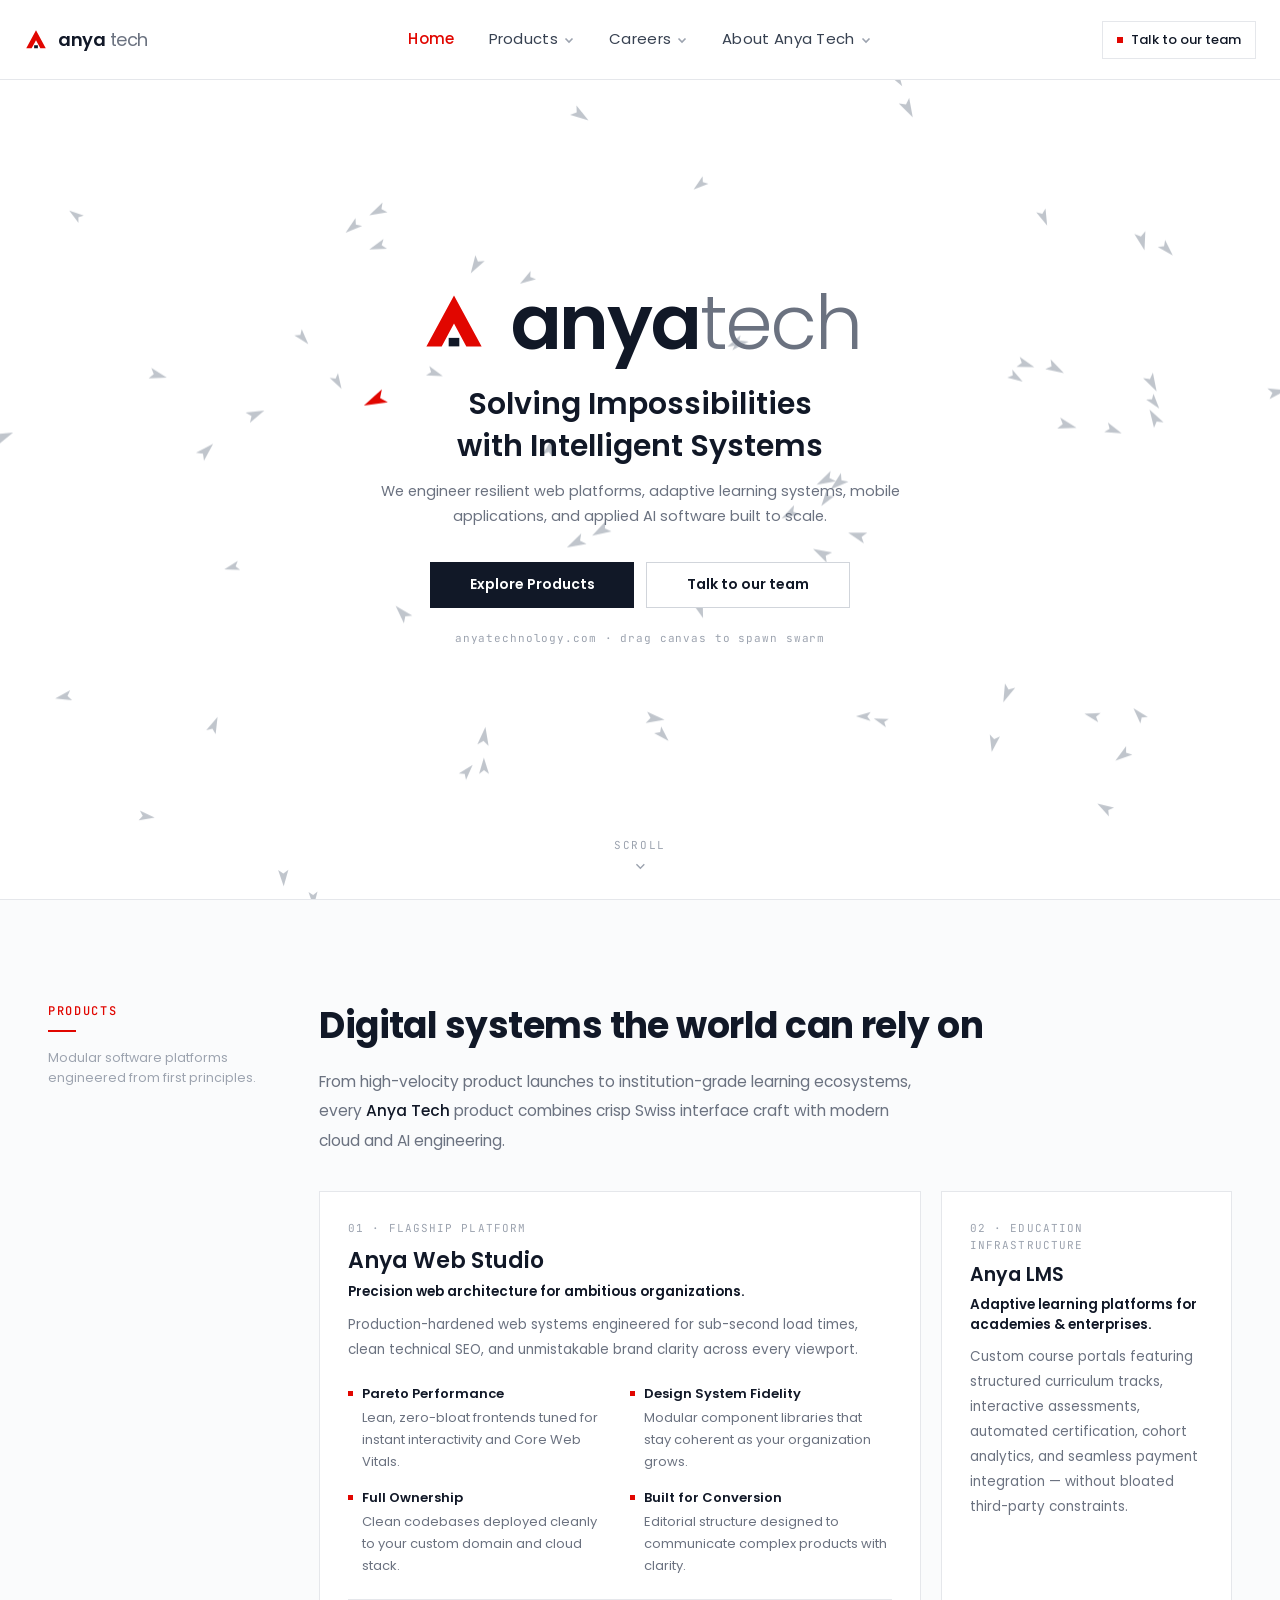
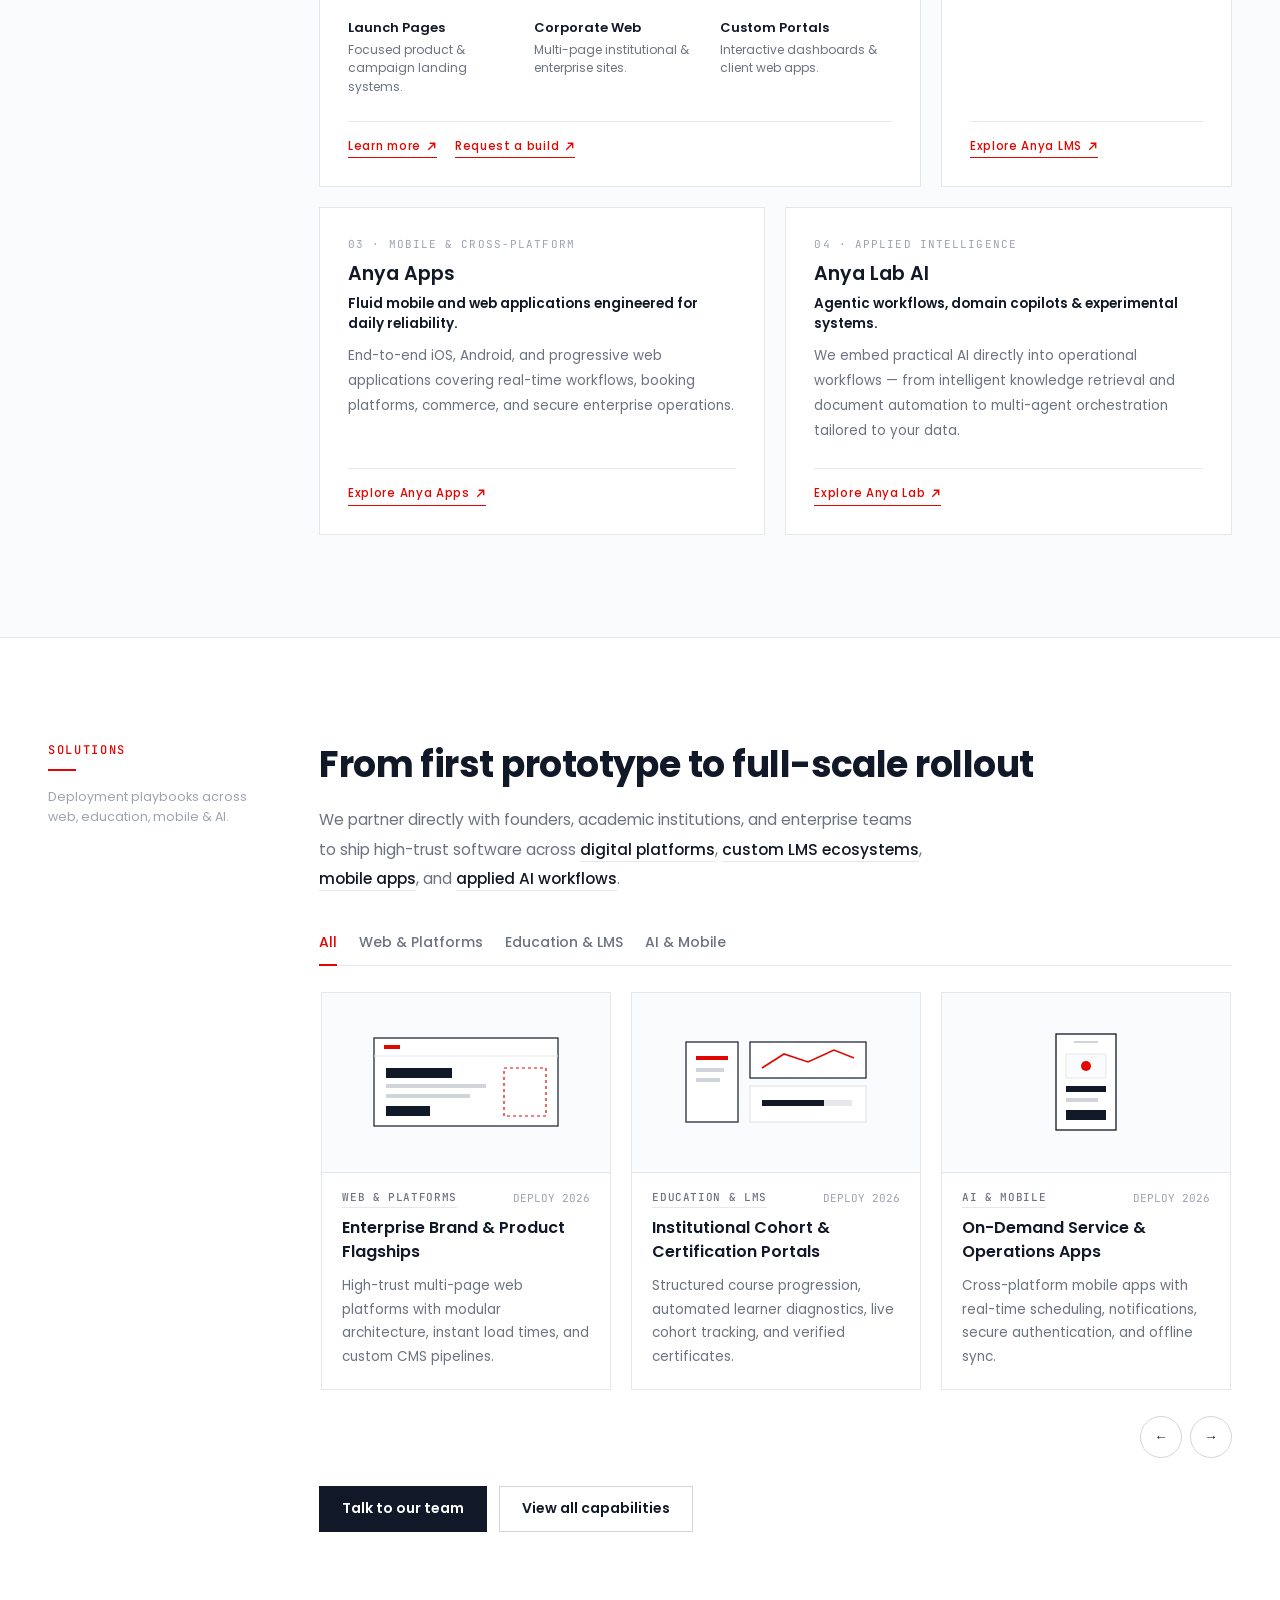
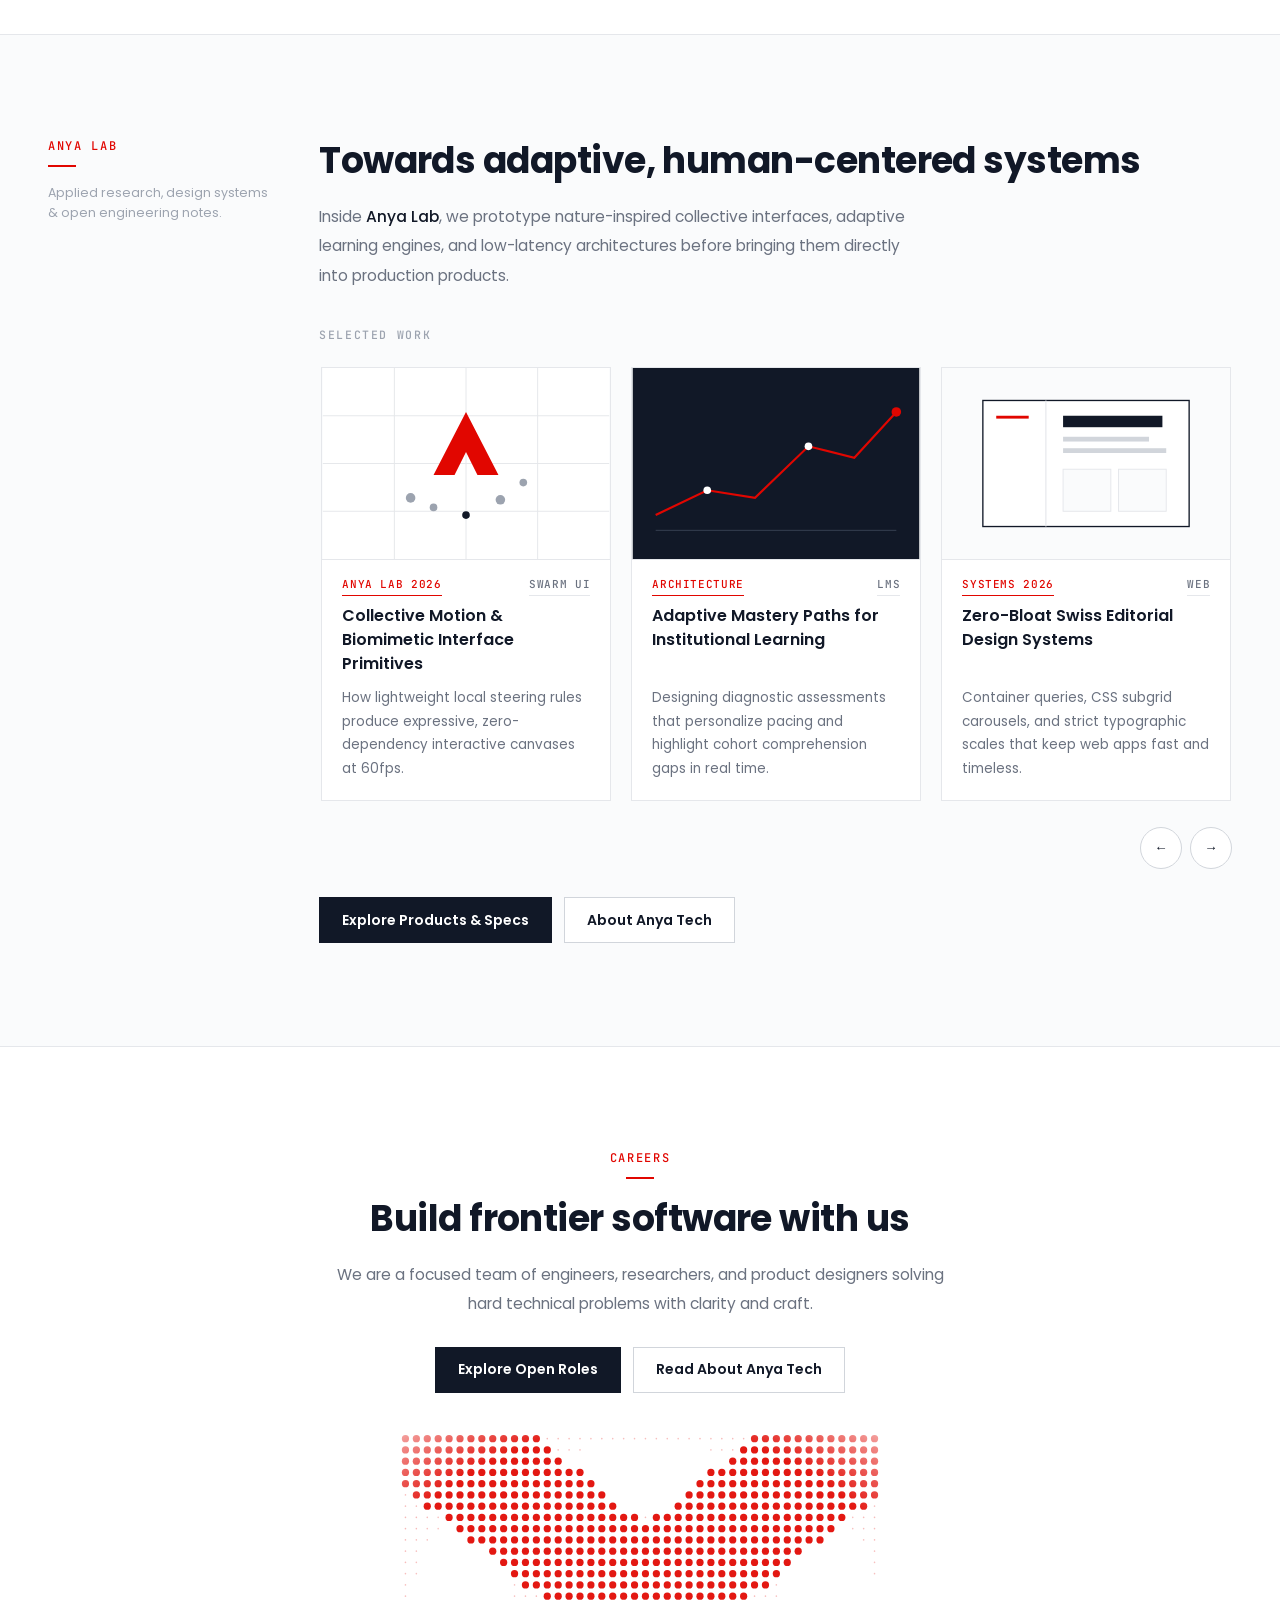
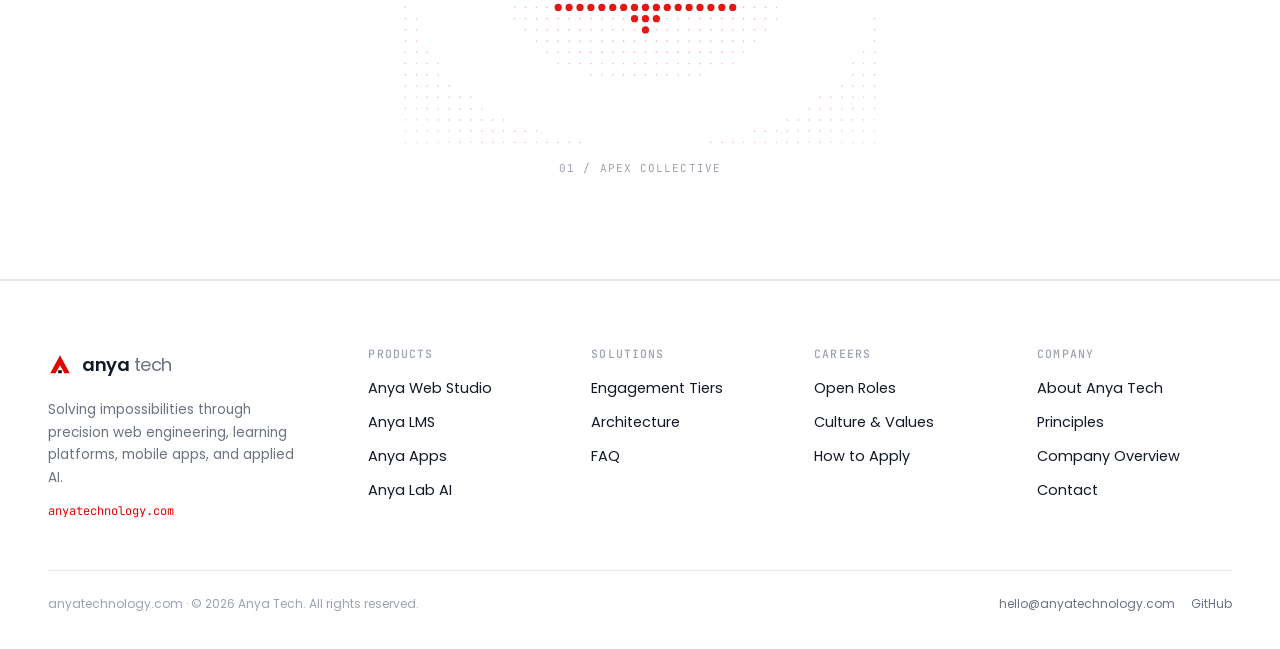
<file: index.html>
<!DOCTYPE html>
<html lang="en">
<head>
  <meta charset="UTF-8">
  <meta name="viewport" content="width=device-width, initial-scale=1.0">
  <title>Anya Tech — Solving Impossibilities</title>
  <meta name="description" content="Anya Tech (anyatechnology.com) builds frontier digital platforms, custom learning management systems, mobile applications, and applied AI software.">
  <link rel="canonical" href="https://anyatechnology.com/">
  <meta property="og:title" content="Anya Tech — Solving Impossibilities">
  <meta property="og:description" content="Precision web platforms, adaptive LMS, mobile apps, and applied AI systems by Anya Tech.">
  <meta property="og:url" content="https://anyatechnology.com/">
  <meta property="og:type" content="website">
  <link rel="icon" type="image/svg+xml" href="data:image/svg+xml,%3Csvg xmlns='http://www.w3.org/2000/svg' viewBox='0 0 32 32'%3E%3Cpolygon points='16,3 29,27 21.5,27 16,16.5 10.5,27 3,27' fill='%23E10600'/%3E%3C/svg%3E">
  <link rel="stylesheet" href="assets/css/anya.css">
</head>
<body>

  <!-- Fixed 3-Column Editorial Header -->
  <header class="topnav" id="topnav">
    <a href="index.html" class="topnav__brand" aria-label="Anya Tech Home">
      <svg class="brand-mark" viewBox="0 0 32 32" fill="none" aria-hidden="true">
        <polygon points="16,3 29,27 21.8,27 16,16.2 10.2,27 3,27" fill="#E10600"/>
        <rect x="13.5" y="23" width="5" height="4" fill="#111827"/>
      </svg>
      <span class="brand-wordmark">anya<span>tech</span></span>
    </a>

    <nav aria-label="Primary Navigation">
      <ul class="topnav__links">
        <li class="nav-item">
          <a href="index.html" class="nav-trigger" aria-current="page">Home</a>
        </li>

        <li class="nav-item">
          <a href="products.html" class="nav-trigger">
            Products
            <svg class="nav-chevron" viewBox="0 0 12 12" fill="none" stroke="currentColor" stroke-width="1.6"><path d="M2.5 4.5L6 8l3.5-3.5"/></svg>
          </a>
          <div class="dropdown">
            <div class="dropdown__heading">Product Lineup</div>
            <a href="products.html#studio" class="dropdown__link">
              <div class="dropdown__title">Anya Web Studio <span>↗</span></div>
              <div class="dropdown__desc">High-precision landing systems &amp; corporate platforms.</div>
            </a>
            <a href="products.html#lms" class="dropdown__link">
              <div class="dropdown__title">Anya LMS <span>↗</span></div>
              <div class="dropdown__desc">Adaptive learning management &amp; institutional portals.</div>
            </a>
            <a href="products.html#apps" class="dropdown__link">
              <div class="dropdown__title">Anya Apps <span>↗</span></div>
              <div class="dropdown__desc">Native iOS, Android, and cross-platform applications.</div>
            </a>
            <a href="products.html#lab" class="dropdown__link">
              <div class="dropdown__title">Anya Lab AI <span>↗</span></div>
              <div class="dropdown__desc">Applied AI agents, automation &amp; experimental R&amp;D.</div>
            </a>
          </div>
        </li>

        <li class="nav-item">
          <a href="careers.html" class="nav-trigger">
            Careers
            <svg class="nav-chevron" viewBox="0 0 12 12" fill="none" stroke="currentColor" stroke-width="1.6"><path d="M2.5 4.5L6 8l3.5-3.5"/></svg>
          </a>
          <div class="dropdown">
            <div class="dropdown__heading">Join Anya Tech</div>
            <a href="careers.html#roles" class="dropdown__link">
              <div class="dropdown__title">Open Positions <span>↗</span></div>
              <div class="dropdown__desc">Engineering, AI research, product design &amp; operations.</div>
            </a>
            <a href="careers.html#culture" class="dropdown__link">
              <div class="dropdown__title">How We Work <span>↗</span></div>
              <div class="dropdown__desc">Small high-leverage teams focused on craft and speed.</div>
            </a>
            <a href="careers.html#apply" class="dropdown__link">
              <div class="dropdown__title">Application Process <span>↗</span></div>
              <div class="dropdown__desc">Direct, transparent review with our core builders.</div>
            </a>
          </div>
        </li>

        <li class="nav-item">
          <a href="about.html" class="nav-trigger">
            About Anya Tech
            <svg class="nav-chevron" viewBox="0 0 12 12" fill="none" stroke="currentColor" stroke-width="1.6"><path d="M2.5 4.5L6 8l3.5-3.5"/></svg>
          </a>
          <div class="dropdown">
            <div class="dropdown__heading">Company</div>
            <a href="about.html#mission" class="dropdown__link">
              <div class="dropdown__title">Mission &amp; Story <span>↗</span></div>
              <div class="dropdown__desc">Why we exist and how we solve hard technical challenges.</div>
            </a>
            <a href="about.html#principles" class="dropdown__link">
              <div class="dropdown__title">Engineering Principles <span>↗</span></div>
              <div class="dropdown__desc">First-principles architecture, simplicity &amp; reliability.</div>
            </a>
            <a href="about.html#company" class="dropdown__link">
              <div class="dropdown__title">Company Overview <span>↗</span></div>
              <div class="dropdown__desc">Corporate profile, domain &amp; official contacts.</div>
            </a>
          </div>
        </li>
      </ul>
    </nav>

    <div class="topnav__right">
      <button class="nav-box-action" data-open-contact="General Inquiry">
        <span class="nav-box-action__dot" aria-hidden="true"></span>
        Talk to our team
      </button>
      <button class="nav-burger" id="navBurger" aria-label="Toggle menu" aria-expanded="false">
        <span></span>
        <span></span>
        <span></span>
      </button>
    </div>
  </header>

  <!-- Fullscreen Mobile Overlay -->
  <div class="mobile-menu" id="mobileMenu" aria-label="Mobile Navigation">
    <div class="mobile-menu__group">
      <h5>Navigation</h5>
      <a href="index.html" class="mobile-menu__link">Home <span>↗</span></a>
      <a href="products.html" class="mobile-menu__link">Products <span>↗</span></a>
      <a href="careers.html" class="mobile-menu__link">Careers <span>↗</span></a>
      <a href="about.html" class="mobile-menu__link">About Anya Tech <span>↗</span></a>
    </div>
    <div class="mobile-menu__group">
      <h5>Products</h5>
      <a href="products.html#studio" class="mobile-menu__sub">Anya Web Studio <span>↗</span></a>
      <a href="products.html#lms" class="mobile-menu__sub">Anya LMS <span>↗</span></a>
      <a href="products.html#apps" class="mobile-menu__sub">Anya Apps <span>↗</span></a>
      <a href="products.html#lab" class="mobile-menu__sub">Anya Lab AI <span>↗</span></a>
    </div>
    <div>
      <button class="anya-btn anya-btn--dark" style="width:100%" data-open-contact="General Inquiry">Talk to our team</button>
    </div>
  </div>

  <!-- ======================================================================
       SECTION 1: FULL-VIEWPORT HERO + INTERACTIVE SWARM CANVAS
       ====================================================================== -->
  <section class="hero-stage" aria-label="Hero">
    <canvas id="swarmCanvas" aria-hidden="true"></canvas>

    <div class="hero-overlay">
      <div class="hero-lockup">
        <svg class="hero-lockup__mark" viewBox="0 0 64 64" fill="none" aria-hidden="true">
          <polygon points="32,6 58,54 43.6,54 32,32.4 20.4,54 6,54" fill="#E10600"/>
          <rect x="27" y="46" width="10" height="8" fill="#111827"/>
        </svg>
        <h1 class="hero-lockup__word">anya<span>tech</span></h1>
      </div>

      <p class="hero-tagline">Solving Impossibilities with Intelligent Systems</p>
      <p class="hero-sub">
        We engineer resilient web platforms, adaptive learning systems, mobile applications, and applied AI software built to scale.
      </p>

      <div class="hero-ctas">
        <a href="products.html" class="anya-btn anya-btn--dark">Explore Products</a>
        <button class="anya-btn anya-btn--ghost" data-open-contact="General Inquiry">Talk to our team</button>
      </div>

      <div class="hero-canvas-hint">anyatechnology.com &middot; drag canvas to spawn swarm</div>
    </div>

    <a href="#products" class="scroll-cue" id="scrollCue" aria-label="Scroll to Products">
      <span>Scroll</span>
      <svg width="14" height="14" viewBox="0 0 16 16" fill="none" stroke="currentColor" stroke-width="1.6"><path d="M3.5 6L8 10.5L12.5 6"/></svg>
    </a>
  </section>

  <!-- ======================================================================
       SECTION 2: PRODUCTS (6-Track Container-Query Bento Grid)
       ====================================================================== -->
  <section class="anya-sec anya-sec--alt" id="products">
    <div class="anya-inner">
      <div class="anya-grid">
        <aside class="anya-aside">
          <span class="anya-eyebrow">Products</span>
          <p class="anya-aside__meta">Modular software platforms engineered from first principles.</p>
        </aside>

        <div>
          <h2 class="anya-h2">Digital systems the world can rely on</h2>
          <p class="anya-lead">
            From high-velocity product launches to institution-grade learning ecosystems, every <strong>Anya Tech</strong> product combines crisp Swiss interface craft with modern cloud and AI engineering.
          </p>

          <div class="products-wrap">
            <div class="products-bento">

              <!-- Featured Span-4 Card -->
              <article class="p-card p-card--feature p-card--span4">
                <div>
                  <div class="p-card__kicker">01 &middot; Flagship Platform</div>
                  <h3 class="p-card__title">Anya Web Studio</h3>
                  <p class="p-card__tag">Precision web architecture for ambitious organizations.</p>
                  <p class="p-card__desc">
                    Production-hardened web systems engineered for sub-second load times, clean technical SEO, and unmistakable brand clarity across every viewport.
                  </p>

                  <ul class="p-bullets">
                    <li>
                      <strong>Pareto Performance</strong>
                      Lean, zero-bloat frontends tuned for instant interactivity and Core Web Vitals.
                    </li>
                    <li>
                      <strong>Design System Fidelity</strong>
                      Modular component libraries that stay coherent as your organization grows.
                    </li>
                    <li>
                      <strong>Full Ownership</strong>
                      Clean codebases deployed cleanly to your custom domain and cloud stack.
                    </li>
                    <li>
                      <strong>Built for Conversion</strong>
                      Editorial structure designed to communicate complex products with clarity.
                    </li>
                  </ul>

                  <div class="p-variants">
                    <div>
                      <div class="p-variant__name">Launch Pages</div>
                      <div class="p-variant__desc">Focused product &amp; campaign landing systems.</div>
                    </div>
                    <div>
                      <div class="p-variant__name">Corporate Web</div>
                      <div class="p-variant__desc">Multi-page institutional &amp; enterprise sites.</div>
                    </div>
                    <div>
                      <div class="p-variant__name">Custom Portals</div>
                      <div class="p-variant__desc">Interactive dashboards &amp; client web apps.</div>
                    </div>
                  </div>
                </div>

                <div class="p-card__footer">
                  <a href="products.html#studio" class="anya-more">
                    Learn more
                    <svg viewBox="0 0 12 12" fill="none" stroke="currentColor" stroke-width="1.5"><path d="M2.5 9.5L9.5 2.5M4 2.5h5.5V8"/></svg>
                  </a>
                  <button class="anya-more" data-open-contact="Anya Web Studio">
                    Request a build
                    <svg viewBox="0 0 12 12" fill="none" stroke="currentColor" stroke-width="1.5"><path d="M2.5 9.5L9.5 2.5M4 2.5h5.5V8"/></svg>
                  </button>
                </div>
              </article>

              <!-- Span-2 Card -->
              <article class="p-card p-card--span2">
                <div>
                  <div class="p-card__kicker">02 &middot; Education Infrastructure</div>
                  <h3 class="p-card__title">Anya LMS</h3>
                  <p class="p-card__tag">Adaptive learning platforms for academies &amp; enterprises.</p>
                  <p class="p-card__desc">
                    Custom course portals featuring structured curriculum tracks, interactive assessments, automated certification, cohort analytics, and seamless payment integration — without bloated third-party constraints.
                  </p>
                </div>

                <div class="p-card__footer">
                  <a href="products.html#lms" class="anya-more">
                    Explore Anya LMS
                    <svg viewBox="0 0 12 12" fill="none" stroke="currentColor" stroke-width="1.5"><path d="M2.5 9.5L9.5 2.5M4 2.5h5.5V8"/></svg>
                  </a>
                </div>
              </article>

              <!-- Row 2: Span-3 Card -->
              <article class="p-card p-card--span3">
                <div>
                  <div class="p-card__kicker">03 &middot; Mobile &amp; Cross-Platform</div>
                  <h3 class="p-card__title">Anya Apps</h3>
                  <p class="p-card__tag">Fluid mobile and web applications engineered for daily reliability.</p>
                  <p class="p-card__desc">
                    End-to-end iOS, Android, and progressive web applications covering real-time workflows, booking platforms, commerce, and secure enterprise operations.
                  </p>
                </div>

                <div class="p-card__footer">
                  <a href="products.html#apps" class="anya-more">
                    Explore Anya Apps
                    <svg viewBox="0 0 12 12" fill="none" stroke="currentColor" stroke-width="1.5"><path d="M2.5 9.5L9.5 2.5M4 2.5h5.5V8"/></svg>
                  </a>
                </div>
              </article>

              <!-- Row 2: Span-3 Card -->
              <article class="p-card p-card--span3">
                <div>
                  <div class="p-card__kicker">04 &middot; Applied Intelligence</div>
                  <h3 class="p-card__title">Anya Lab AI</h3>
                  <p class="p-card__tag">Agentic workflows, domain copilots &amp; experimental systems.</p>
                  <p class="p-card__desc">
                    We embed practical AI directly into operational workflows — from intelligent knowledge retrieval and document automation to multi-agent orchestration tailored to your data.
                  </p>
                </div>

                <div class="p-card__footer">
                  <a href="products.html#lab" class="anya-more">
                    Explore Anya Lab
                    <svg viewBox="0 0 12 12" fill="none" stroke="currentColor" stroke-width="1.5"><path d="M2.5 9.5L9.5 2.5M4 2.5h5.5V8"/></svg>
                  </a>
                </div>
              </article>

            </div>
          </div>
        </div>
      </div>
    </div>
  </section>

  <!-- ======================================================================
       SECTION 3: SOLUTIONS & SELECTED DEPLOYMENTS (Filter Tabs + Carousel)
       ====================================================================== -->
  <section class="anya-sec" id="solutions">
    <div class="anya-inner">
      <div class="anya-grid">
        <aside class="anya-aside">
          <span class="anya-eyebrow">Solutions</span>
          <p class="anya-aside__meta">Deployment playbooks across web, education, mobile &amp; AI.</p>
        </aside>

        <div>
          <h2 class="anya-h2">From first prototype to full-scale rollout</h2>
          <p class="anya-lead">
            We partner directly with founders, academic institutions, and enterprise teams to ship high-trust software across <a href="products.html#studio" class="inline-link">digital platforms</a>, <a href="products.html#lms" class="inline-link">custom LMS ecosystems</a>, <a href="products.html#apps" class="inline-link">mobile apps</a>, and <a href="products.html#lab" class="inline-link">applied AI workflows</a>.
          </p>

          <div class="filter-tabs" role="tablist" aria-label="Filter Solutions" data-filter-group=".solution-card">
            <button class="filter-tab is-active" data-filter="all" role="tab">All</button>
            <button class="filter-tab" data-filter="web" role="tab">Web &amp; Platforms</button>
            <button class="filter-tab" data-filter="lms" role="tab">Education &amp; LMS</button>
            <button class="filter-tab" data-filter="ai-mobile" role="tab">AI &amp; Mobile</button>
          </div>

          <div class="carousel-shell" data-carousel>
            <div class="carousel-track">

              <a href="products.html#studio" class="c-card solution-card" data-category="web">
                <div class="c-card__media">
                  <svg viewBox="0 0 220 120" width="220" height="120" fill="none" aria-hidden="true">
                    <rect x="18" y="16" width="184" height="88" stroke="#111827" stroke-width="1.2" fill="#FFFFFF"/>
                    <line x1="18" y1="34" x2="202" y2="34" stroke="#E5E7EB" stroke-width="1.2"/>
                    <rect x="28" y="23" width="16" height="4" fill="#E10600"/>
                    <rect x="30" y="46" width="66" height="10" fill="#111827"/>
                    <rect x="30" y="62" width="100" height="4" fill="#D1D5DB"/>
                    <rect x="30" y="72" width="84" height="4" fill="#D1D5DB"/>
                    <rect x="30" y="84" width="44" height="10" fill="#111827"/>
                    <rect x="148" y="46" width="42" height="48" stroke="#E10600" stroke-width="1.2" stroke-dasharray="3 3"/>
                  </svg>
                </div>
                <div class="c-card__meta">
                  <span class="anya-tag">Web &amp; Platforms</span>
                  <span class="c-card__date">Deploy 2026</span>
                </div>
                <h3 class="c-card__title">Enterprise Brand &amp; Product Flagships</h3>
                <p class="c-card__desc">High-trust multi-page web platforms with modular architecture, instant load times, and custom CMS pipelines.</p>
              </a>

              <a href="products.html#lms" class="c-card solution-card" data-category="lms">
                <div class="c-card__media">
                  <svg viewBox="0 0 220 120" width="220" height="120" fill="none" aria-hidden="true">
                    <rect x="20" y="20" width="52" height="80" stroke="#111827" stroke-width="1.2" fill="#FFFFFF"/>
                    <rect x="84" y="20" width="116" height="36" stroke="#111827" stroke-width="1.2" fill="#FFFFFF"/>
                    <rect x="84" y="64" width="116" height="36" stroke="#E5E7EB" stroke-width="1.2" fill="#FFFFFF"/>
                    <rect x="30" y="34" width="32" height="4" fill="#E10600"/>
                    <rect x="30" y="46" width="28" height="4" fill="#D1D5DB"/>
                    <rect x="30" y="56" width="24" height="4" fill="#D1D5DB"/>
                    <polyline points="96,46 118,32 142,40 168,28 188,36" stroke="#E10600" stroke-width="1.6" fill="none"/>
                    <rect x="96" y="78" width="90" height="6" fill="#E5E7EB"/>
                    <rect x="96" y="78" width="62" height="6" fill="#111827"/>
                  </svg>
                </div>
                <div class="c-card__meta">
                  <span class="anya-tag">Education &amp; LMS</span>
                  <span class="c-card__date">Deploy 2026</span>
                </div>
                <h3 class="c-card__title">Institutional Cohort &amp; Certification Portals</h3>
                <p class="c-card__desc">Structured course progression, automated learner diagnostics, live cohort tracking, and verified certificates.</p>
              </a>

              <a href="products.html#apps" class="c-card solution-card" data-category="ai-mobile">
                <div class="c-card__media">
                  <svg viewBox="0 0 220 120" width="220" height="120" fill="none" aria-hidden="true">
                    <rect x="80" y="12" width="60" height="96" stroke="#111827" stroke-width="1.3" fill="#FFFFFF"/>
                    <line x1="98" y1="20" x2="122" y2="20" stroke="#D1D5DB" stroke-width="2"/>
                    <rect x="90" y="32" width="40" height="24" fill="#FAFBFC" stroke="#E5E7EB"/>
                    <circle cx="110" cy="44" r="5" fill="#E10600"/>
                    <rect x="90" y="64" width="40" height="6" fill="#111827"/>
                    <rect x="90" y="76" width="32" height="4" fill="#D1D5DB"/>
                    <rect x="90" y="88" width="40" height="10" fill="#111827"/>
                  </svg>
                </div>
                <div class="c-card__meta">
                  <span class="anya-tag">AI &amp; Mobile</span>
                  <span class="c-card__date">Deploy 2026</span>
                </div>
                <h3 class="c-card__title">On-Demand Service &amp; Operations Apps</h3>
                <p class="c-card__desc">Cross-platform mobile apps with real-time scheduling, notifications, secure authentication, and offline sync.</p>
              </a>

              <a href="products.html#lab" class="c-card solution-card" data-category="ai-mobile">
                <div class="c-card__media">
                  <svg viewBox="0 0 220 120" width="220" height="120" fill="none" aria-hidden="true">
                    <circle cx="52" cy="60" r="14" stroke="#111827" stroke-width="1.2" fill="#FFFFFF"/>
                    <circle cx="110" cy="34" r="14" stroke="#111827" stroke-width="1.2" fill="#FFFFFF"/>
                    <circle cx="110" cy="86" r="14" stroke="#111827" stroke-width="1.2" fill="#FFFFFF"/>
                    <circle cx="168" cy="60" r="16" stroke="#E10600" stroke-width="1.5" fill="#FFFFFF"/>
                    <circle cx="168" cy="60" r="5" fill="#E10600"/>
                    <line x1="66" y1="54" x2="96" y2="39" stroke="#9CA3AF" stroke-width="1.2"/>
                    <line x1="66" y1="66" x2="96" y2="81" stroke="#9CA3AF" stroke-width="1.2"/>
                    <line x1="124" y1="39" x2="152" y2="54" stroke="#E10600" stroke-width="1.2"/>
                    <line x1="124" y1="81" x2="152" y2="66" stroke="#E10600" stroke-width="1.2"/>
                  </svg>
                </div>
                <div class="c-card__meta">
                  <span class="anya-tag">AI &amp; Mobile</span>
                  <span class="c-card__date">Deploy 2026</span>
                </div>
                <h3 class="c-card__title">Autonomous Enterprise Agent Pipelines</h3>
                <p class="c-card__desc">Custom LLM routing, verified knowledge-base retrieval, and human-in-the-loop operational copilots.</p>
              </a>

              <a href="products.html#studio" class="c-card solution-card" data-category="web">
                <div class="c-card__media">
                  <svg viewBox="0 0 220 120" width="220" height="120" fill="none" aria-hidden="true">
                    <rect x="26" y="22" width="168" height="76" stroke="#111827" stroke-width="1.2" fill="#FFFFFF"/>
                    <line x1="82" y1="22" x2="82" y2="98" stroke="#E5E7EB" stroke-width="1.2"/>
                    <line x1="138" y1="22" x2="138" y2="98" stroke="#E5E7EB" stroke-width="1.2"/>
                    <rect x="38" y="64" width="32" height="22" fill="#E5E7EB"/>
                    <rect x="94" y="48" width="32" height="38" fill="#111827"/>
                    <rect x="150" y="34" width="32" height="52" fill="#E10600"/>
                  </svg>
                </div>
                <div class="c-card__meta">
                  <span class="anya-tag">Web &amp; Platforms</span>
                  <span class="c-card__date">Deploy 2026</span>
                </div>
                <h3 class="c-card__title">High-Velocity Launch &amp; Growth Pages</h3>
                <p class="c-card__desc">Conversion-focused product launch pages engineered with clean telemetry, rapid iteration, and crisp typography.</p>
              </a>

            </div>

            <div class="carousel-controls">
              <button class="carousel-btn" data-carousel-prev aria-label="Previous solution">←</button>
              <button class="carousel-btn" data-carousel-next aria-label="Next solution">→</button>
            </div>
          </div>

          <div class="section-actions">
            <button class="anya-btn anya-btn--dark" data-open-contact="Enterprise Solution">Talk to our team</button>
            <a href="products.html" class="anya-btn anya-btn--ghost">View all capabilities</a>
          </div>
        </div>
      </div>
    </div>
  </section>

  <!-- ======================================================================
       SECTION 4: ANYA LAB & ENGINEERING NOTES (Carousel)
       ====================================================================== -->
  <section class="anya-sec anya-sec--alt" id="research">
    <div class="anya-inner">
      <div class="anya-grid">
        <aside class="anya-aside">
          <span class="anya-eyebrow">Anya Lab</span>
          <p class="anya-aside__meta">Applied research, design systems &amp; open engineering notes.</p>
        </aside>

        <div>
          <h2 class="anya-h2">Towards adaptive, human-centered systems</h2>
          <p class="anya-lead">
            Inside <strong>Anya Lab</strong>, we prototype nature-inspired collective interfaces, adaptive learning engines, and low-latency architectures before bringing them directly into production products.
          </p>

          <span class="anya-sublabel">Selected Work</span>

          <div class="carousel-shell" data-carousel>
            <div class="carousel-track">

              <a href="products.html#lab" class="c-card">
                <div class="c-card__media c-card__media--paper">
                  <svg viewBox="0 0 300 200" width="100%" height="100%" fill="none" aria-hidden="true">
                    <rect width="300" height="200" fill="#FFFFFF"/>
                    <g stroke="#E5E7EB" stroke-width="1">
                      <line x1="0" y1="50" x2="300" y2="50"/><line x1="0" y1="100" x2="300" y2="100"/><line x1="0" y1="150" x2="300" y2="150"/>
                      <line x1="75" y1="0" x2="75" y2="200"/><line x1="150" y1="0" x2="150" y2="200"/><line x1="225" y1="0" x2="225" y2="200"/>
                    </g>
                    <polygon points="150,46 184,112 162,112 150,88 138,112 116,112" fill="#E10600"/>
                    <circle cx="92" cy="136" r="5" fill="#9CA3AF"/>
                    <circle cx="116" cy="146" r="4" fill="#9CA3AF"/>
                    <circle cx="186" cy="138" r="5" fill="#9CA3AF"/>
                    <circle cx="210" cy="120" r="4" fill="#9CA3AF"/>
                    <circle cx="150" cy="154" r="4" fill="#111827"/>
                  </svg>
                </div>
                <div class="c-card__meta">
                  <span class="anya-tag anya-tag--accent">Anya Lab 2026</span>
                  <span class="anya-tag">Swarm UI</span>
                </div>
                <h3 class="c-card__title">Collective Motion &amp; Biomimetic Interface Primitives</h3>
                <p class="c-card__desc">How lightweight local steering rules produce expressive, zero-dependency interactive canvases at 60fps.</p>
              </a>

              <a href="products.html#lms" class="c-card">
                <div class="c-card__media c-card__media--paper">
                  <svg viewBox="0 0 300 200" width="100%" height="100%" fill="none" aria-hidden="true">
                    <rect width="300" height="200" fill="#111827"/>
                    <polyline points="24,154 78,128 128,136 184,82 232,94 276,46" stroke="#E10600" stroke-width="2.2" fill="none"/>
                    <circle cx="78" cy="128" r="4" fill="#FFFFFF"/>
                    <circle cx="184" cy="82" r="4" fill="#FFFFFF"/>
                    <circle cx="276" cy="46" r="5" fill="#E10600"/>
                    <line x1="24" y1="170" x2="276" y2="170" stroke="#374151" stroke-width="1"/>
                  </svg>
                </div>
                <div class="c-card__meta">
                  <span class="anya-tag anya-tag--accent">Architecture</span>
                  <span class="anya-tag">LMS</span>
                </div>
                <h3 class="c-card__title">Adaptive Mastery Paths for Institutional Learning</h3>
                <p class="c-card__desc">Designing diagnostic assessments that personalize pacing and highlight cohort comprehension gaps in real time.</p>
              </a>

              <a href="products.html#studio" class="c-card">
                <div class="c-card__media c-card__media--paper">
                  <svg viewBox="0 0 300 200" width="100%" height="100%" fill="none" aria-hidden="true">
                    <rect width="300" height="200" fill="#FAFBFC"/>
                    <rect x="42" y="34" width="216" height="132" stroke="#111827" stroke-width="1.4" fill="#FFFFFF"/>
                    <line x1="108" y1="34" x2="108" y2="166" stroke="#E5E7EB" stroke-width="1.2"/>
                    <rect x="56" y="50" width="34" height="3" fill="#E10600"/>
                    <rect x="126" y="50" width="104" height="12" fill="#111827"/>
                    <rect x="126" y="72" width="90" height="5" fill="#D1D5DB"/>
                    <rect x="126" y="84" width="108" height="5" fill="#D1D5DB"/>
                    <rect x="126" y="106" width="50" height="44" stroke="#E5E7EB" fill="#FAFBFC"/>
                    <rect x="184" y="106" width="50" height="44" stroke="#E5E7EB" fill="#FAFBFC"/>
                  </svg>
                </div>
                <div class="c-card__meta">
                  <span class="anya-tag anya-tag--accent">Systems 2026</span>
                  <span class="anya-tag">Web</span>
                </div>
                <h3 class="c-card__title">Zero-Bloat Swiss Editorial Design Systems</h3>
                <p class="c-card__desc">Container queries, CSS subgrid carousels, and strict typographic scales that keep web apps fast and timeless.</p>
              </a>

              <a href="products.html#lab" class="c-card">
                <div class="c-card__media c-card__media--paper">
                  <svg viewBox="0 0 300 200" width="100%" height="100%" fill="none" aria-hidden="true">
                    <rect width="300" height="200" fill="#FFFFFF"/>
                    <rect x="40" y="78" width="52" height="44" stroke="#111827" stroke-width="1.2"/>
                    <rect x="124" y="42" width="52" height="44" stroke="#E10600" stroke-width="1.4"/>
                    <rect x="124" y="114" width="52" height="44" stroke="#111827" stroke-width="1.2"/>
                    <rect x="208" y="78" width="52" height="44" fill="#111827"/>
                    <line x1="92" y1="92" x2="124" y2="66" stroke="#9CA3AF" stroke-width="1.2"/>
                    <line x1="92" y1="108" x2="124" y2="134" stroke="#9CA3AF" stroke-width="1.2"/>
                    <line x1="176" y1="66" x2="208" y2="92" stroke="#E10600" stroke-width="1.2"/>
                    <line x1="176" y1="134" x2="208" y2="108" stroke="#9CA3AF" stroke-width="1.2"/>
                  </svg>
                </div>
                <div class="c-card__meta">
                  <span class="anya-tag anya-tag--accent">Applied AI</span>
                  <span class="anya-tag">Agents</span>
                </div>
                <h3 class="c-card__title">Deterministic Guardrails for Production AI Agents</h3>
                <p class="c-card__desc">Combining structured tool verification with multi-model routing for reliable enterprise automation.</p>
              </a>

            </div>

            <div class="carousel-controls">
              <button class="carousel-btn" data-carousel-prev aria-label="Previous note">←</button>
              <button class="carousel-btn" data-carousel-next aria-label="Next note">→</button>
            </div>
          </div>

          <div class="section-actions">
            <a href="products.html" class="anya-btn anya-btn--dark">Explore Products &amp; Specs</a>
            <a href="about.html" class="anya-btn anya-btn--ghost">About Anya Tech</a>
          </div>
        </div>
      </div>
    </div>
  </section>

  <!-- ======================================================================
       SECTION 5: CAREERS BAND + LIVE VERMILION DOT-MATRIX CANVAS
       ====================================================================== -->
  <section class="anya-sec careers-band" id="careers">
    <div class="careers-band__inner">
      <span class="anya-eyebrow">Careers</span>
      <h2 class="anya-h2" style="margin-top:16px;">Build frontier software with us</h2>
      <p class="anya-lead">
        We are a focused team of engineers, researchers, and product designers solving hard technical problems with clarity and craft.
      </p>

      <div class="careers-band__ctas">
        <a href="careers.html" class="anya-btn anya-btn--dark">Explore Open Roles</a>
        <a href="about.html" class="anya-btn anya-btn--ghost">Read About Anya Tech</a>
      </div>

      <div class="dots-stage" aria-hidden="true">
        <canvas id="dotMatrixCanvas"></canvas>
      </div>
      <div class="dots-caption" id="dotMatrixLabel">01 / APEX COLLECTIVE</div>
    </div>
  </section>

  <!-- ======================================================================
       FOOTER
       ====================================================================== -->
  <footer class="anya-footer">
    <div class="anya-footer__inner">
      <div class="footer-grid">
        <div class="footer-brand">
          <a href="index.html" class="topnav__brand" aria-label="Anya Tech Home">
            <svg class="brand-mark" viewBox="0 0 32 32" fill="none" aria-hidden="true">
              <polygon points="16,3 29,27 21.8,27 16,16.2 10.2,27 3,27" fill="#E10600"/>
              <rect x="13.5" y="23" width="5" height="4" fill="#111827"/>
            </svg>
            <span class="brand-wordmark">anya<span>tech</span></span>
          </a>
          <p class="footer-brand__tagline">
            Solving impossibilities through precision web engineering, learning platforms, mobile apps, and applied AI.
          </p>
          <a href="https://anyatechnology.com" class="footer-brand__domain">anyatechnology.com</a>
        </div>

        <div class="footer-col">
          <h4>Products</h4>
          <ul>
            <li><a href="products.html#studio">Anya Web Studio</a></li>
            <li><a href="products.html#lms">Anya LMS</a></li>
            <li><a href="products.html#apps">Anya Apps</a></li>
            <li><a href="products.html#lab">Anya Lab AI</a></li>
          </ul>
        </div>

        <div class="footer-col">
          <h4>Solutions</h4>
          <ul>
            <li><a href="products.html#tiers">Engagement Tiers</a></li>
            <li><a href="products.html#architecture">Architecture</a></li>
            <li><a href="products.html#faq">FAQ</a></li>
          </ul>
        </div>

        <div class="footer-col">
          <h4>Careers</h4>
          <ul>
            <li><a href="careers.html#roles">Open Roles</a></li>
            <li><a href="careers.html#culture">Culture &amp; Values</a></li>
            <li><a href="careers.html#apply">How to Apply</a></li>
          </ul>
        </div>

        <div class="footer-col">
          <h4>Company</h4>
          <ul>
            <li><a href="about.html">About Anya Tech</a></li>
            <li><a href="about.html#principles">Principles</a></li>
            <li><a href="about.html#company">Company Overview</a></li>
            <li><a href="#" data-open-contact="General Inquiry">Contact</a></li>
          </ul>
        </div>
      </div>

      <div class="footer-bottom">
        <div>anyatechnology.com &middot; &copy; 2026 Anya Tech. All rights reserved.</div>
        <div class="footer-socials">
          <a href="mailto:hello@anyatechnology.com">hello@anyatechnology.com</a>
          <a href="https://github.com/AisyahJeff95/ANYATECH_Web" target="_blank" rel="noopener">GitHub</a>
        </div>
      </div>
    </div>
  </footer>

  <!-- Contact Modal -->
  <div class="modal-backdrop" id="contactModal" role="dialog" aria-modal="true" aria-labelledby="modalTitle">
    <div class="modal-panel">
      <button class="modal-close" data-close-modal aria-label="Close modal">&times;</button>
      <span class="anya-eyebrow">Contact</span>
      <h3 class="modal-title" id="modalTitle">Talk to the Anya Tech team</h3>
      <p class="modal-desc">
        Share your project scope, partnership inquiry, or role interest. Direct email: <a href="mailto:hello@anyatechnology.com" class="inline-link">hello@anyatechnology.com</a>.
      </p>
      <form id="contactForm">
        <div class="form-field">
          <label for="contactName">Your Name</label>
          <input type="text" id="contactName" required placeholder="Alex Rivera">
        </div>
        <div class="form-field">
          <label for="contactEmail">Work Email</label>
          <input type="email" id="contactEmail" required placeholder="alex@company.com">
        </div>
        <div class="form-field">
          <label for="contactTopic">Topic</label>
          <select id="contactTopic">
            <option value="General Inquiry">General Inquiry</option>
            <option value="Anya Web Studio">Anya Web Studio</option>
            <option value="Anya LMS">Anya LMS</option>
            <option value="Anya Apps">Anya Apps</option>
            <option value="Anya Lab AI">Anya Lab AI</option>
            <option value="Enterprise Solution">Enterprise Solution</option>
            <option value="Careers & Roles">Careers &amp; Roles</option>
          </select>
        </div>
        <div class="form-field">
          <label for="contactMessage">Brief Message</label>
          <textarea id="contactMessage" rows="3" required placeholder="Tell us what you are building and your target timeline..."></textarea>
        </div>
        <button type="submit" class="anya-btn anya-btn--dark" style="width:100%">Prepare Inquiry</button>
        <div class="form-status" id="formStatus"></div>
      </form>
    </div>
  </div>

  <script src="assets/js/hero-canvas.js"></script>
  <script src="assets/js/dot-matrix.js"></script>
  <script src="assets/js/main.js"></script>
</body>
</html>
</file>
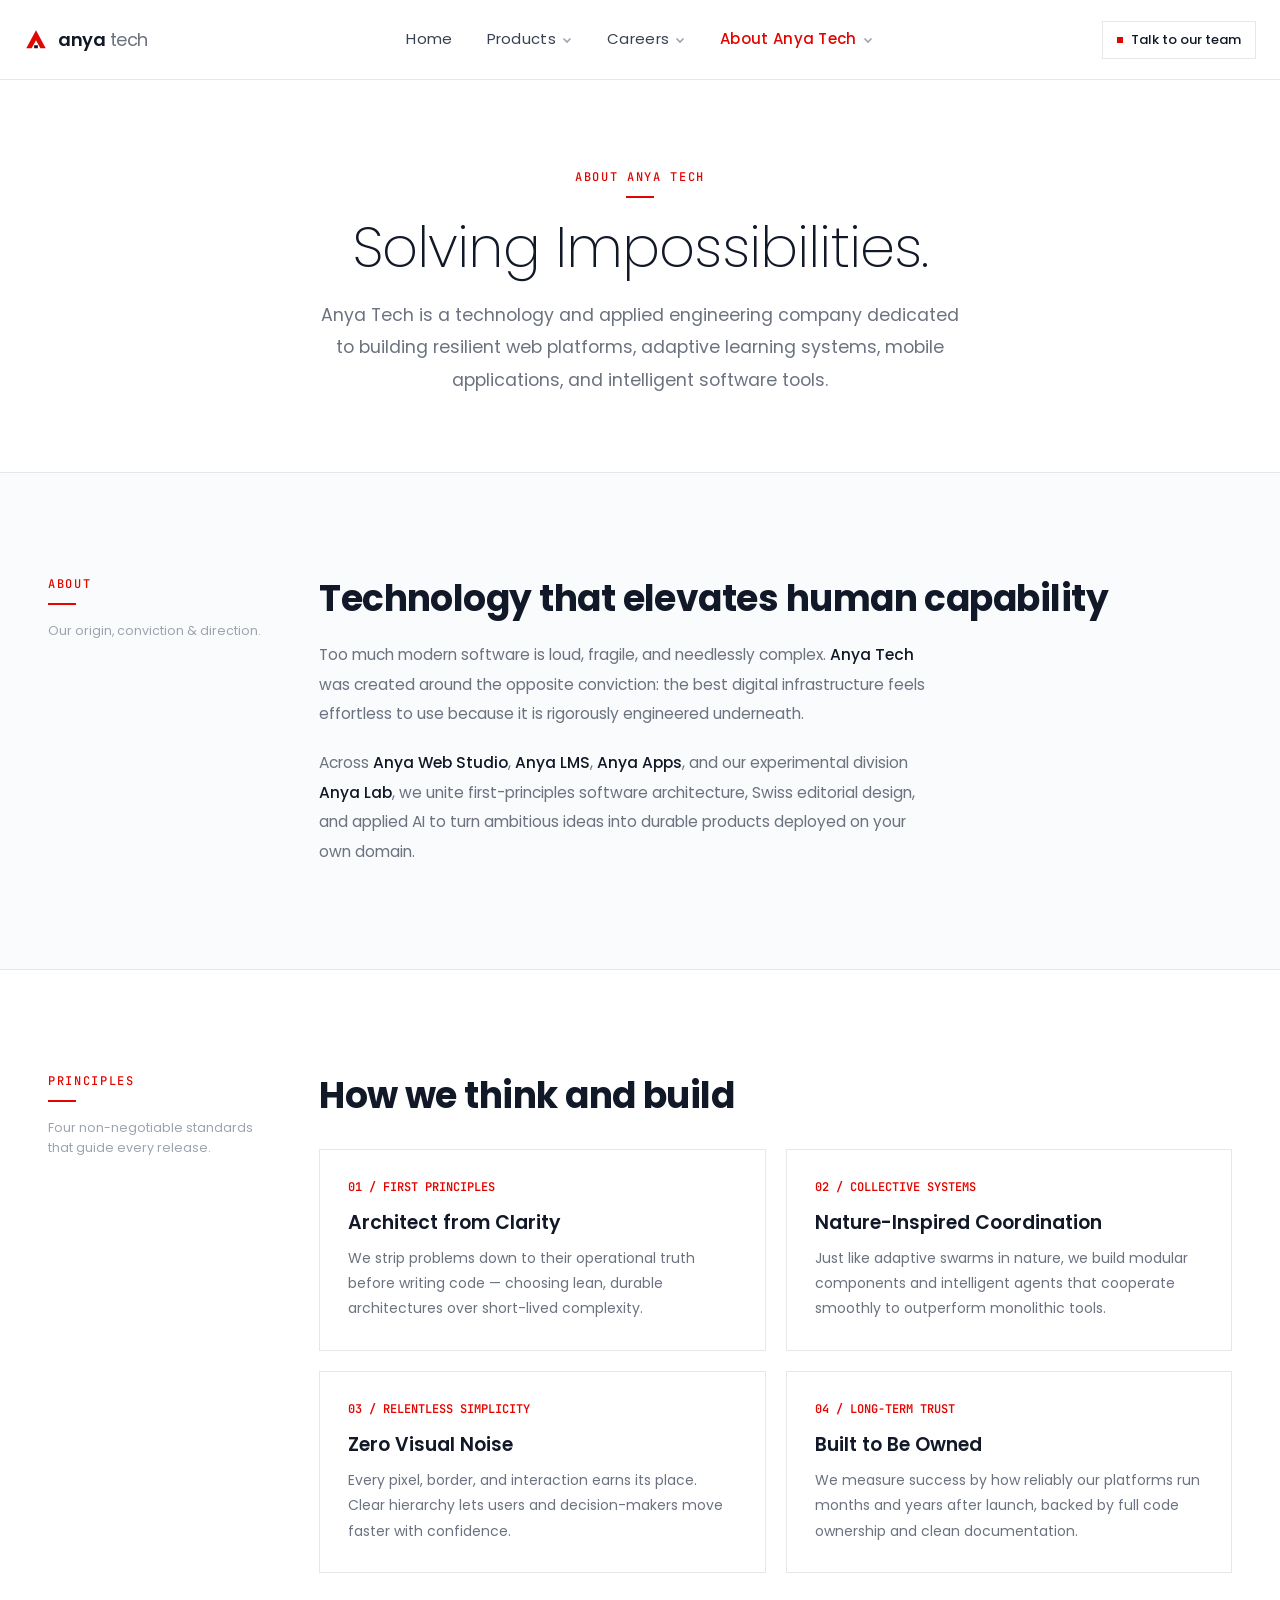
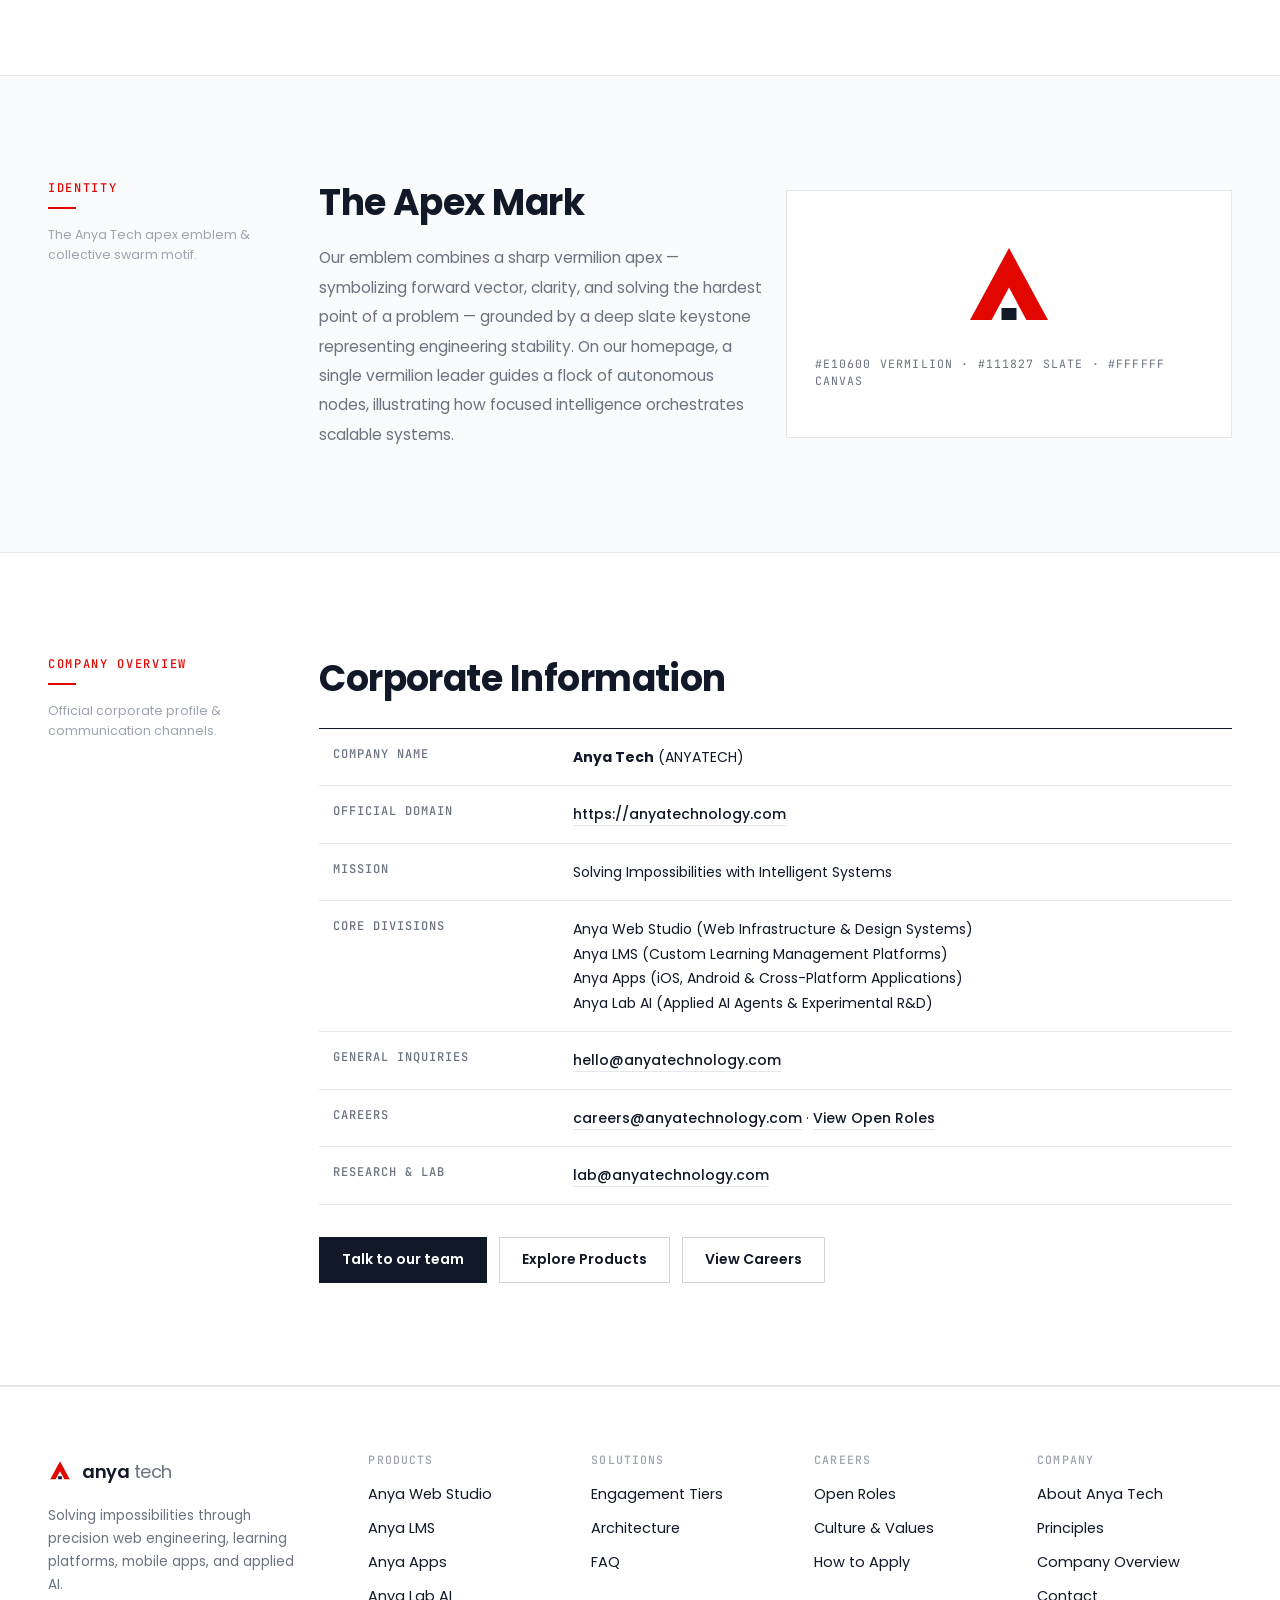
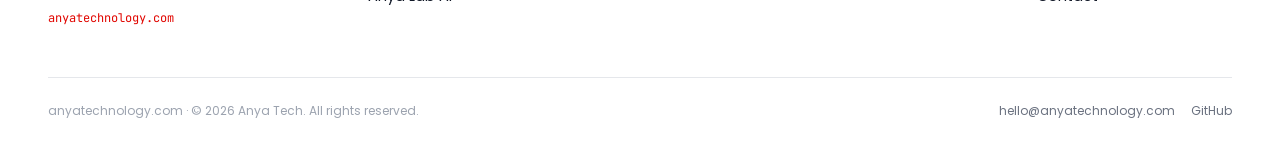
<file: about.html>
<!DOCTYPE html>
<html lang="en">
<head>
  <meta charset="UTF-8">
  <meta name="viewport" content="width=device-width, initial-scale=1.0">
  <title>About Anya Tech — Corporate Information</title>
  <meta name="description" content="About Anya Tech (anyatechnology.com): mission, engineering principles, identity, and corporate overview.">
  <link rel="canonical" href="https://anyatechnology.com/about.html">
  <link rel="icon" type="image/svg+xml" href="data:image/svg+xml,%3Csvg xmlns='http://www.w3.org/2000/svg' viewBox='0 0 32 32'%3E%3Cpolygon points='16,3 29,27 21.5,27 16,16.5 10.5,27 3,27' fill='%23E10600'/%3E%3C/svg%3E">
  <link rel="stylesheet" href="assets/css/anya.css">
</head>
<body>

  <!-- Header -->
  <header class="topnav" id="topnav">
    <a href="index.html" class="topnav__brand" aria-label="Anya Tech Home">
      <svg class="brand-mark" viewBox="0 0 32 32" fill="none" aria-hidden="true">
        <polygon points="16,3 29,27 21.8,27 16,16.2 10.2,27 3,27" fill="#E10600"/>
        <rect x="13.5" y="23" width="5" height="4" fill="#111827"/>
      </svg>
      <span class="brand-wordmark">anya<span>tech</span></span>
    </a>

    <nav aria-label="Primary Navigation">
      <ul class="topnav__links">
        <li class="nav-item"><a href="index.html" class="nav-trigger">Home</a></li>
        <li class="nav-item">
          <a href="products.html" class="nav-trigger">
            Products
            <svg class="nav-chevron" viewBox="0 0 12 12" fill="none" stroke="currentColor" stroke-width="1.6"><path d="M2.5 4.5L6 8l3.5-3.5"/></svg>
          </a>
          <div class="dropdown">
            <div class="dropdown__heading">Product Lineup</div>
            <a href="products.html#studio" class="dropdown__link">
              <div class="dropdown__title">Anya Web Studio <span>↗</span></div>
              <div class="dropdown__desc">High-precision landing systems &amp; corporate platforms.</div>
            </a>
            <a href="products.html#lms" class="dropdown__link">
              <div class="dropdown__title">Anya LMS <span>↗</span></div>
              <div class="dropdown__desc">Adaptive learning management &amp; institutional portals.</div>
            </a>
            <a href="products.html#apps" class="dropdown__link">
              <div class="dropdown__title">Anya Apps <span>↗</span></div>
              <div class="dropdown__desc">Native iOS, Android, and cross-platform applications.</div>
            </a>
            <a href="products.html#lab" class="dropdown__link">
              <div class="dropdown__title">Anya Lab AI <span>↗</span></div>
              <div class="dropdown__desc">Applied AI agents, automation &amp; experimental R&amp;D.</div>
            </a>
          </div>
        </li>
        <li class="nav-item">
          <a href="careers.html" class="nav-trigger">
            Careers
            <svg class="nav-chevron" viewBox="0 0 12 12" fill="none" stroke="currentColor" stroke-width="1.6"><path d="M2.5 4.5L6 8l3.5-3.5"/></svg>
          </a>
          <div class="dropdown">
            <div class="dropdown__heading">Join Anya Tech</div>
            <a href="careers.html#roles" class="dropdown__link">
              <div class="dropdown__title">Open Positions <span>↗</span></div>
              <div class="dropdown__desc">Engineering, AI research, product design &amp; operations.</div>
            </a>
            <a href="careers.html#culture" class="dropdown__link">
              <div class="dropdown__title">How We Work <span>↗</span></div>
              <div class="dropdown__desc">Small high-leverage teams focused on craft and speed.</div>
            </a>
            <a href="careers.html#apply" class="dropdown__link">
              <div class="dropdown__title">Application Process <span>↗</span></div>
              <div class="dropdown__desc">Direct, transparent review with our core builders.</div>
            </a>
          </div>
        </li>
        <li class="nav-item">
          <a href="about.html" class="nav-trigger" aria-current="page">
            About Anya Tech
            <svg class="nav-chevron" viewBox="0 0 12 12" fill="none" stroke="currentColor" stroke-width="1.6"><path d="M2.5 4.5L6 8l3.5-3.5"/></svg>
          </a>
          <div class="dropdown">
            <div class="dropdown__heading">Company</div>
            <a href="#mission" class="dropdown__link">
              <div class="dropdown__title">Mission &amp; Story <span>↗</span></div>
              <div class="dropdown__desc">Why we exist and how we solve hard technical challenges.</div>
            </a>
            <a href="#principles" class="dropdown__link">
              <div class="dropdown__title">Engineering Principles <span>↗</span></div>
              <div class="dropdown__desc">First-principles architecture, simplicity &amp; reliability.</div>
            </a>
            <a href="#company" class="dropdown__link">
              <div class="dropdown__title">Company Overview <span>↗</span></div>
              <div class="dropdown__desc">Corporate profile, domain &amp; official contacts.</div>
            </a>
          </div>
        </li>
      </ul>
    </nav>

    <div class="topnav__right">
      <button class="nav-box-action" data-open-contact="General Inquiry">
        <span class="nav-box-action__dot" aria-hidden="true"></span>
        Talk to our team
      </button>
      <button class="nav-burger" id="navBurger" aria-label="Toggle menu" aria-expanded="false">
        <span></span><span></span><span></span>
      </button>
    </div>
  </header>

  <div class="mobile-menu" id="mobileMenu">
    <div class="mobile-menu__group">
      <h5>Navigation</h5>
      <a href="index.html" class="mobile-menu__link">Home <span>↗</span></a>
      <a href="products.html" class="mobile-menu__link">Products <span>↗</span></a>
      <a href="careers.html" class="mobile-menu__link">Careers <span>↗</span></a>
      <a href="about.html" class="mobile-menu__link">About Anya Tech <span>↗</span></a>
    </div>
    <div>
      <button class="anya-btn anya-btn--dark" style="width:100%" data-open-contact="General Inquiry">Talk to our team</button>
    </div>
  </div>

  <!-- Centered Ultra-Light Editorial Hero (Inspired by sakana.ai/company-info/) -->
  <section class="sub-hero sub-hero--centered">
    <div class="anya-inner" style="max-width:860px;">
      <span class="anya-eyebrow">About Anya Tech</span>
      <h1 class="sub-hero__h1 sub-hero__h1--light">Solving Impossibilities.</h1>
      <p class="sub-hero__lead">
        Anya Tech is a technology and applied engineering company dedicated to building resilient web platforms, adaptive learning systems, mobile applications, and intelligent software tools.
      </p>
    </div>
  </section>

  <!-- 01 · ABOUT / MISSION -->
  <section class="anya-sec anya-sec--alt" id="mission">
    <div class="anya-inner">
      <div class="anya-grid">
        <aside class="anya-aside">
          <span class="anya-eyebrow">About</span>
          <p class="anya-aside__meta">Our origin, conviction &amp; direction.</p>
        </aside>

        <div>
          <h2 class="anya-h2">Technology that elevates human capability</h2>
          <p class="anya-lead" style="margin-bottom:20px;">
            Too much modern software is loud, fragile, and needlessly complex. <strong>Anya Tech</strong> was created around the opposite conviction: the best digital infrastructure feels effortless to use because it is rigorously engineered underneath.
          </p>
          <p class="anya-lead">
            Across <strong>Anya Web Studio</strong>, <strong>Anya LMS</strong>, <strong>Anya Apps</strong>, and our experimental division <strong>Anya Lab</strong>, we unite first-principles software architecture, Swiss editorial design, and applied AI to turn ambitious ideas into durable products deployed on your own domain.
          </p>
        </div>
      </div>
    </div>
  </section>

  <!-- 02 · PRINCIPLES (4-Pillar Grid mirroring sakana.ai/company-info/ TEAM pillars) -->
  <section class="anya-sec" id="principles">
    <div class="anya-inner">
      <div class="anya-grid">
        <aside class="anya-aside">
          <span class="anya-eyebrow">Principles</span>
          <p class="anya-aside__meta">Four non-negotiable standards that guide every release.</p>
        </aside>

        <div>
          <h2 class="anya-h2">How we think and build</h2>

          <div class="grid-2" style="margin-top:28px;">
            <div class="spec-card">
              <div class="spec-card__num">01 / FIRST PRINCIPLES</div>
              <h3 class="spec-card__title">Architect from Clarity</h3>
              <p class="spec-card__desc">We strip problems down to their operational truth before writing code — choosing lean, durable architectures over short-lived complexity.</p>
            </div>
            <div class="spec-card">
              <div class="spec-card__num">02 / COLLECTIVE SYSTEMS</div>
              <h3 class="spec-card__title">Nature-Inspired Coordination</h3>
              <p class="spec-card__desc">Just like adaptive swarms in nature, we build modular components and intelligent agents that cooperate smoothly to outperform monolithic tools.</p>
            </div>
            <div class="spec-card">
              <div class="spec-card__num">03 / RELENTLESS SIMPLICITY</div>
              <h3 class="spec-card__title">Zero Visual Noise</h3>
              <p class="spec-card__desc">Every pixel, border, and interaction earns its place. Clear hierarchy lets users and decision-makers move faster with confidence.</p>
            </div>
            <div class="spec-card">
              <div class="spec-card__num">04 / LONG-TERM TRUST</div>
              <h3 class="spec-card__title">Built to Be Owned</h3>
              <p class="spec-card__desc">We measure success by how reliably our platforms run months and years after launch, backed by full code ownership and clean documentation.</p>
            </div>
          </div>
        </div>
      </div>
    </div>
  </section>

  <!-- 03 · IDENTITY & EMBLEM (Mirroring sakana.ai/company-info/ LOGO section) -->
  <section class="anya-sec anya-sec--alt" id="identity">
    <div class="anya-inner">
      <div class="anya-grid">
        <aside class="anya-aside">
          <span class="anya-eyebrow">Identity</span>
          <p class="anya-aside__meta">The Anya Tech apex emblem &amp; collective swarm motif.</p>
        </aside>

        <div class="grid-2" style="align-items:center;">
          <div>
            <h2 class="anya-h2">The Apex Mark</h2>
            <p class="anya-lead">
              Our emblem combines a sharp vermilion apex — symbolizing forward vector, clarity, and solving the hardest point of a problem — grounded by a deep slate keystone representing engineering stability. On our homepage, a single vermilion leader guides a flock of autonomous nodes, illustrating how focused intelligence orchestrates scalable systems.
            </p>
          </div>
          <div class="hero-diagram-box" style="display:flex; flex-direction:column; align-items:center; justify-content:center; padding:48px 28px; background:#FFFFFF;">
            <svg width="96" height="96" viewBox="0 0 64 64" fill="none" aria-hidden="true">
              <polygon points="32,6 58,54 43.6,54 32,32.4 20.4,54 6,54" fill="#E10600"/>
              <rect x="27" y="46" width="10" height="8" fill="#111827"/>
            </svg>
            <div style="margin-top:20px; font-family:var(--font-mono); font-size:11.5px; color:var(--muted); letter-spacing:0.1em; text-transform:uppercase;">
              #E10600 VERMILION &middot; #111827 SLATE &middot; #FFFFFF CANVAS
            </div>
          </div>
        </div>
      </div>
    </div>
  </section>

  <!-- 04 · COMPANY OVERVIEW TABLE -->
  <section class="anya-sec" id="company">
    <div class="anya-inner">
      <div class="anya-grid">
        <aside class="anya-aside">
          <span class="anya-eyebrow">Company Overview</span>
          <p class="anya-aside__meta">Official corporate profile &amp; communication channels.</p>
        </aside>

        <div>
          <h2 class="anya-h2">Corporate Information</h2>

          <table class="hairline-table">
            <tbody>
              <tr>
                <th>Company Name</th>
                <td><strong>Anya Tech</strong> (ANYATECH)</td>
              </tr>
              <tr>
                <th>Official Domain</th>
                <td><a href="https://anyatechnology.com" class="inline-link">https://anyatechnology.com</a></td>
              </tr>
              <tr>
                <th>Mission</th>
                <td>Solving Impossibilities with Intelligent Systems</td>
              </tr>
              <tr>
                <th>Core Divisions</th>
                <td>
                  Anya Web Studio (Web Infrastructure &amp; Design Systems)<br>
                  Anya LMS (Custom Learning Management Platforms)<br>
                  Anya Apps (iOS, Android &amp; Cross-Platform Applications)<br>
                  Anya Lab AI (Applied AI Agents &amp; Experimental R&amp;D)
                </td>
              </tr>
              <tr>
                <th>General Inquiries</th>
                <td><a href="mailto:hello@anyatechnology.com" class="inline-link">hello@anyatechnology.com</a></td>
              </tr>
              <tr>
                <th>Careers</th>
                <td><a href="mailto:careers@anyatechnology.com" class="inline-link">careers@anyatechnology.com</a> &middot; <a href="careers.html" class="inline-link">View Open Roles</a></td>
              </tr>
              <tr>
                <th>Research &amp; Lab</th>
                <td><a href="mailto:lab@anyatechnology.com" class="inline-link">lab@anyatechnology.com</a></td>
              </tr>
            </tbody>
          </table>

          <div class="section-actions" style="margin-top:32px;">
            <button class="anya-btn anya-btn--dark" data-open-contact="General Inquiry">Talk to our team</button>
            <a href="products.html" class="anya-btn anya-btn--ghost">Explore Products</a>
            <a href="careers.html" class="anya-btn anya-btn--ghost">View Careers</a>
          </div>
        </div>
      </div>
    </div>
  </section>

  <!-- Footer -->
  <footer class="anya-footer">
    <div class="anya-footer__inner">
      <div class="footer-grid">
        <div class="footer-brand">
          <a href="index.html" class="topnav__brand" aria-label="Anya Tech Home">
            <svg class="brand-mark" viewBox="0 0 32 32" fill="none" aria-hidden="true">
              <polygon points="16,3 29,27 21.8,27 16,16.2 10.2,27 3,27" fill="#E10600"/>
              <rect x="13.5" y="23" width="5" height="4" fill="#111827"/>
            </svg>
            <span class="brand-wordmark">anya<span>tech</span></span>
          </a>
          <p class="footer-brand__tagline">
            Solving impossibilities through precision web engineering, learning platforms, mobile apps, and applied AI.
          </p>
          <a href="https://anyatechnology.com" class="footer-brand__domain">anyatechnology.com</a>
        </div>

        <div class="footer-col">
          <h4>Products</h4>
          <ul>
            <li><a href="products.html#studio">Anya Web Studio</a></li>
            <li><a href="products.html#lms">Anya LMS</a></li>
            <li><a href="products.html#apps">Anya Apps</a></li>
            <li><a href="products.html#lab">Anya Lab AI</a></li>
          </ul>
        </div>

        <div class="footer-col">
          <h4>Solutions</h4>
          <ul>
            <li><a href="products.html#tiers">Engagement Tiers</a></li>
            <li><a href="products.html#architecture">Architecture</a></li>
            <li><a href="products.html#faq">FAQ</a></li>
          </ul>
        </div>

        <div class="footer-col">
          <h4>Careers</h4>
          <ul>
            <li><a href="careers.html#roles">Open Roles</a></li>
            <li><a href="careers.html#culture">Culture &amp; Values</a></li>
            <li><a href="careers.html#apply">How to Apply</a></li>
          </ul>
        </div>

        <div class="footer-col">
          <h4>Company</h4>
          <ul>
            <li><a href="about.html">About Anya Tech</a></li>
            <li><a href="about.html#principles">Principles</a></li>
            <li><a href="about.html#company">Company Overview</a></li>
            <li><a href="#" data-open-contact="General Inquiry">Contact</a></li>
          </ul>
        </div>
      </div>

      <div class="footer-bottom">
        <div>anyatechnology.com &middot; &copy; 2026 Anya Tech. All rights reserved.</div>
        <div class="footer-socials">
          <a href="mailto:hello@anyatechnology.com">hello@anyatechnology.com</a>
          <a href="https://github.com/AisyahJeff95/ANYATECH_Web" target="_blank" rel="noopener">GitHub</a>
        </div>
      </div>
    </div>
  </footer>

  <!-- Contact Modal -->
  <div class="modal-backdrop" id="contactModal" role="dialog" aria-modal="true" aria-labelledby="modalTitle">
    <div class="modal-panel">
      <button class="modal-close" data-close-modal aria-label="Close modal">&times;</button>
      <span class="anya-eyebrow">Contact</span>
      <h3 class="modal-title" id="modalTitle">Talk to the Anya Tech team</h3>
      <p class="modal-desc">
        Reach out regarding partnerships, press, or product builds. Direct email: <a href="mailto:hello@anyatechnology.com" class="inline-link">hello@anyatechnology.com</a>.
      </p>
      <form id="contactForm">
        <div class="form-field">
          <label for="contactName">Your Name</label>
          <input type="text" id="contactName" required placeholder="Alex Rivera">
        </div>
        <div class="form-field">
          <label for="contactEmail">Work Email</label>
          <input type="email" id="contactEmail" required placeholder="alex@company.com">
        </div>
        <div class="form-field">
          <label for="contactTopic">Topic</label>
          <select id="contactTopic">
            <option value="General Inquiry">General Inquiry</option>
            <option value="Enterprise Solution">Enterprise Solution</option>
            <option value="Anya Lab AI">Research &amp; Partnerships</option>
            <option value="Careers & Roles">Careers &amp; Roles</option>
          </select>
        </div>
        <div class="form-field">
          <label for="contactMessage">Brief Message</label>
          <textarea id="contactMessage" rows="3" required placeholder="How can we help?"></textarea>
        </div>
        <button type="submit" class="anya-btn anya-btn--dark" style="width:100%">Prepare Inquiry</button>
        <div class="form-status" id="formStatus"></div>
      </form>
    </div>
  </div>

  <script src="assets/js/main.js"></script>
</body>
</html>
</file>
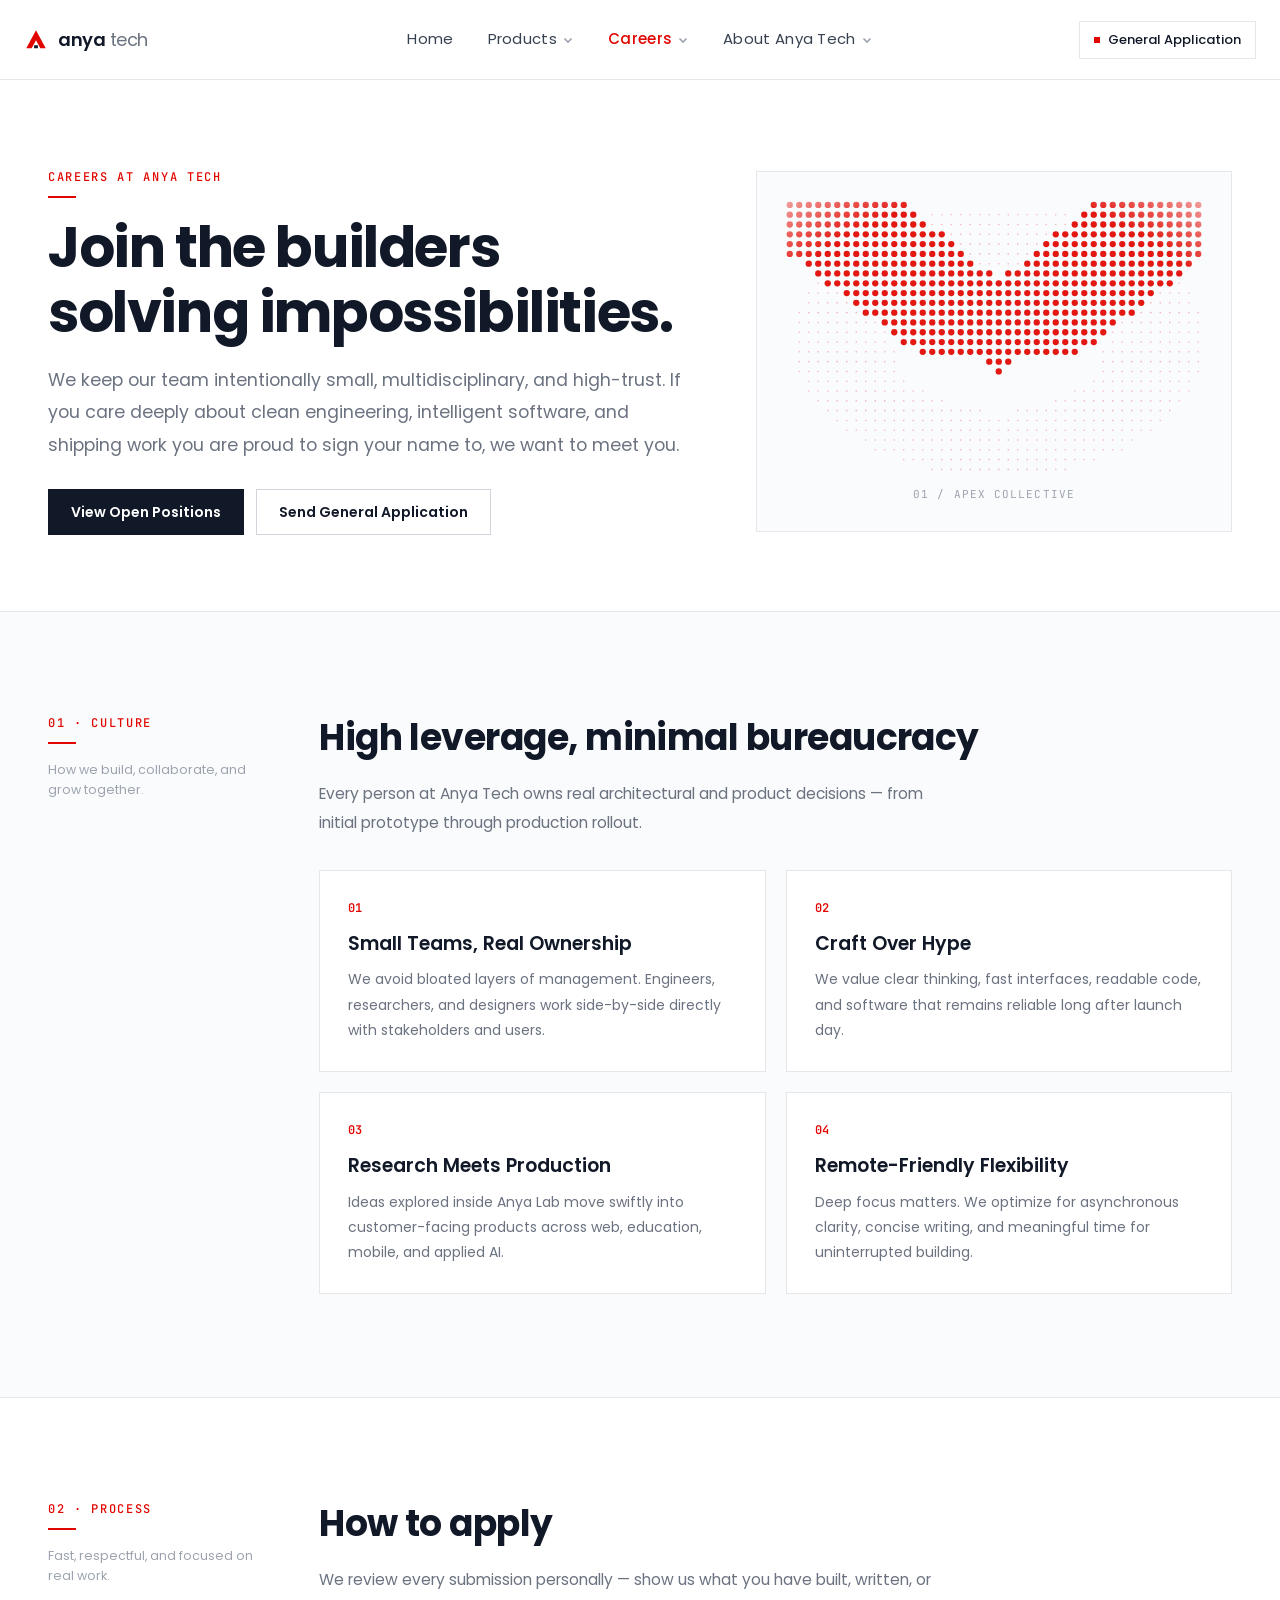
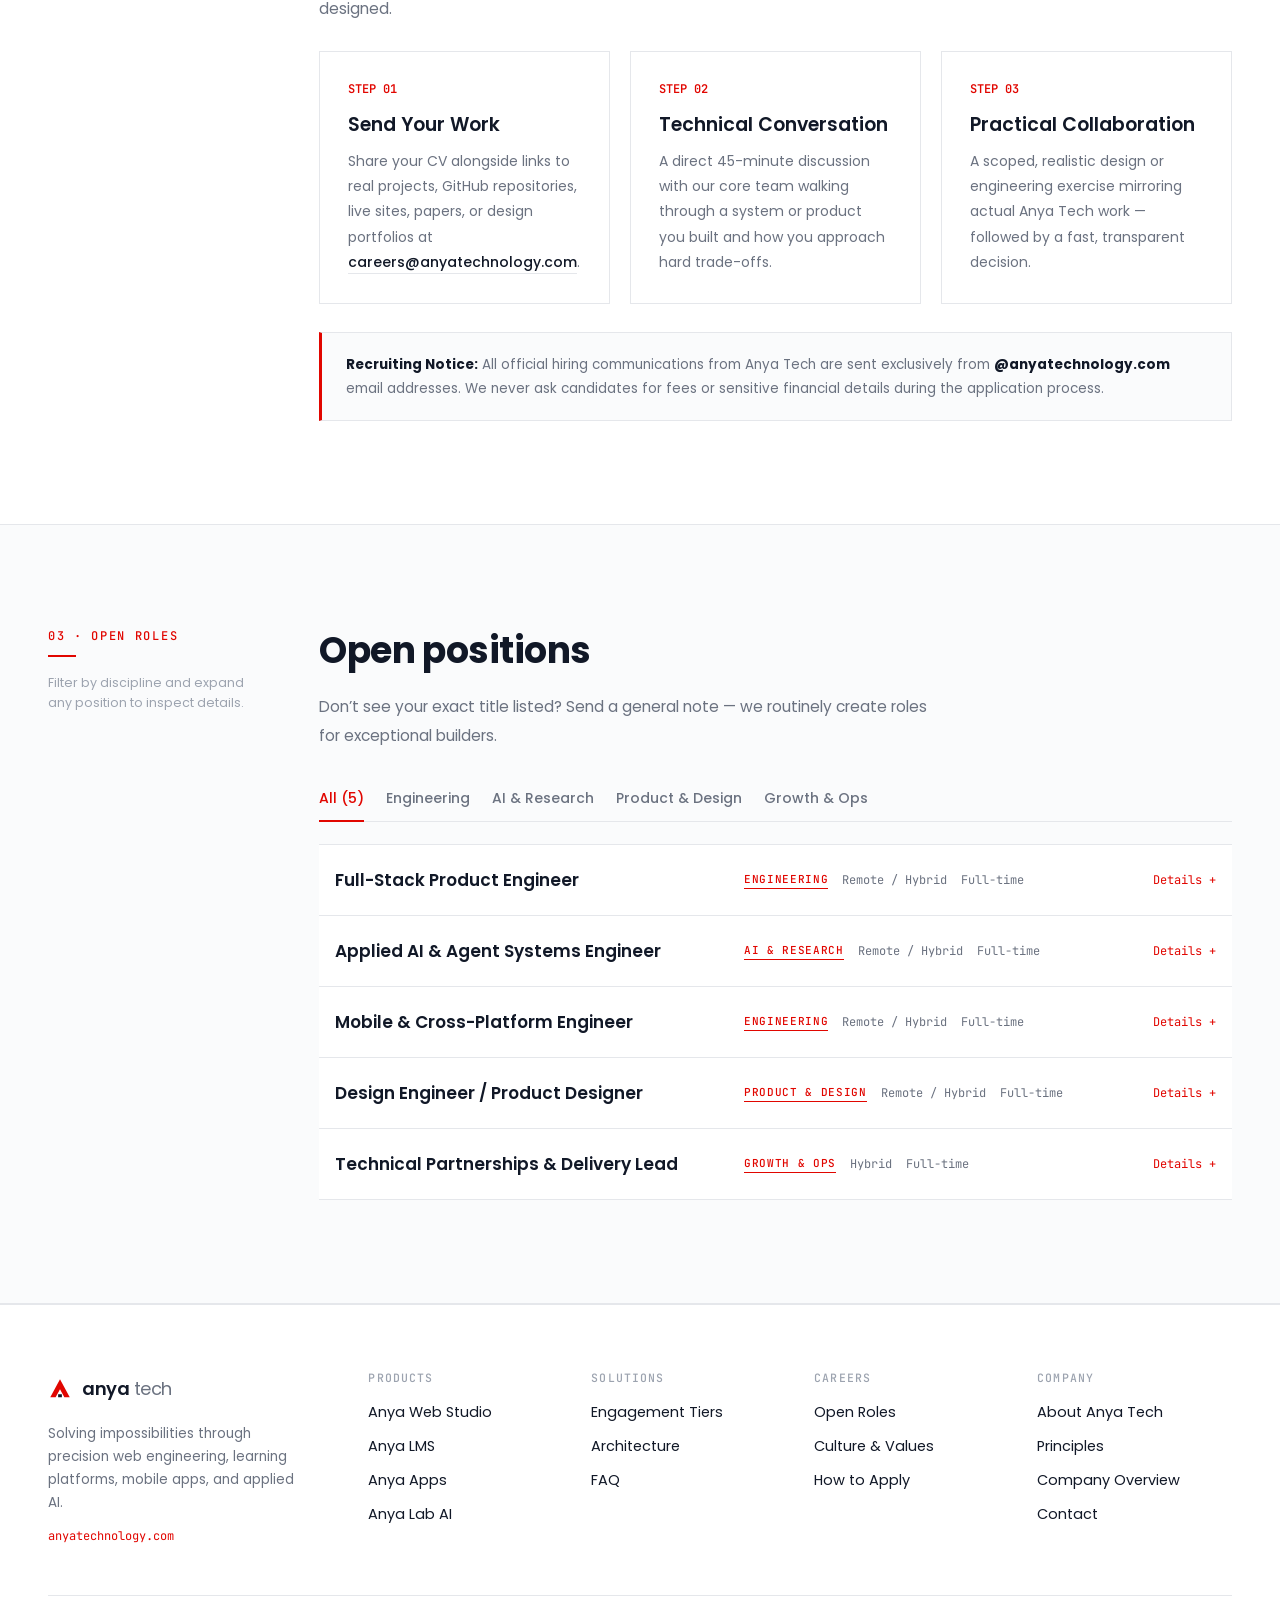
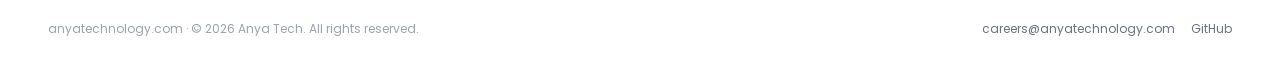
<file: careers.html>
<!DOCTYPE html>
<html lang="en">
<head>
  <meta charset="UTF-8">
  <meta name="viewport" content="width=device-width, initial-scale=1.0">
  <title>Careers — Anya Tech</title>
  <meta name="description" content="Join Anya Tech (anyatechnology.com). Open positions in software engineering, applied AI research, product design, and growth.">
  <link rel="canonical" href="https://anyatechnology.com/careers.html">
  <link rel="icon" type="image/svg+xml" href="data:image/svg+xml,%3Csvg xmlns='http://www.w3.org/2000/svg' viewBox='0 0 32 32'%3E%3Cpolygon points='16,3 29,27 21.5,27 16,16.5 10.5,27 3,27' fill='%23E10600'/%3E%3C/svg%3E">
  <link rel="stylesheet" href="assets/css/anya.css">
</head>
<body>

  <!-- Header -->
  <header class="topnav" id="topnav">
    <a href="index.html" class="topnav__brand" aria-label="Anya Tech Home">
      <svg class="brand-mark" viewBox="0 0 32 32" fill="none" aria-hidden="true">
        <polygon points="16,3 29,27 21.8,27 16,16.2 10.2,27 3,27" fill="#E10600"/>
        <rect x="13.5" y="23" width="5" height="4" fill="#111827"/>
      </svg>
      <span class="brand-wordmark">anya<span>tech</span></span>
    </a>

    <nav aria-label="Primary Navigation">
      <ul class="topnav__links">
        <li class="nav-item"><a href="index.html" class="nav-trigger">Home</a></li>
        <li class="nav-item">
          <a href="products.html" class="nav-trigger">
            Products
            <svg class="nav-chevron" viewBox="0 0 12 12" fill="none" stroke="currentColor" stroke-width="1.6"><path d="M2.5 4.5L6 8l3.5-3.5"/></svg>
          </a>
          <div class="dropdown">
            <div class="dropdown__heading">Product Lineup</div>
            <a href="products.html#studio" class="dropdown__link">
              <div class="dropdown__title">Anya Web Studio <span>↗</span></div>
              <div class="dropdown__desc">High-precision landing systems &amp; corporate platforms.</div>
            </a>
            <a href="products.html#lms" class="dropdown__link">
              <div class="dropdown__title">Anya LMS <span>↗</span></div>
              <div class="dropdown__desc">Adaptive learning management &amp; institutional portals.</div>
            </a>
            <a href="products.html#apps" class="dropdown__link">
              <div class="dropdown__title">Anya Apps <span>↗</span></div>
              <div class="dropdown__desc">Native iOS, Android, and cross-platform applications.</div>
            </a>
            <a href="products.html#lab" class="dropdown__link">
              <div class="dropdown__title">Anya Lab AI <span>↗</span></div>
              <div class="dropdown__desc">Applied AI agents, automation &amp; experimental R&amp;D.</div>
            </a>
          </div>
        </li>
        <li class="nav-item">
          <a href="careers.html" class="nav-trigger" aria-current="page">
            Careers
            <svg class="nav-chevron" viewBox="0 0 12 12" fill="none" stroke="currentColor" stroke-width="1.6"><path d="M2.5 4.5L6 8l3.5-3.5"/></svg>
          </a>
          <div class="dropdown">
            <div class="dropdown__heading">Join Anya Tech</div>
            <a href="#roles" class="dropdown__link">
              <div class="dropdown__title">Open Positions <span>↗</span></div>
              <div class="dropdown__desc">Engineering, AI research, product design &amp; operations.</div>
            </a>
            <a href="#culture" class="dropdown__link">
              <div class="dropdown__title">How We Work <span>↗</span></div>
              <div class="dropdown__desc">Small high-leverage teams focused on craft and speed.</div>
            </a>
            <a href="#apply" class="dropdown__link">
              <div class="dropdown__title">Application Process <span>↗</span></div>
              <div class="dropdown__desc">Direct, transparent review with our core builders.</div>
            </a>
          </div>
        </li>
        <li class="nav-item">
          <a href="about.html" class="nav-trigger">
            About Anya Tech
            <svg class="nav-chevron" viewBox="0 0 12 12" fill="none" stroke="currentColor" stroke-width="1.6"><path d="M2.5 4.5L6 8l3.5-3.5"/></svg>
          </a>
          <div class="dropdown">
            <div class="dropdown__heading">Company</div>
            <a href="about.html#mission" class="dropdown__link">
              <div class="dropdown__title">Mission &amp; Story <span>↗</span></div>
              <div class="dropdown__desc">Why we exist and how we solve hard technical challenges.</div>
            </a>
            <a href="about.html#principles" class="dropdown__link">
              <div class="dropdown__title">Engineering Principles <span>↗</span></div>
              <div class="dropdown__desc">First-principles architecture, simplicity &amp; reliability.</div>
            </a>
            <a href="about.html#company" class="dropdown__link">
              <div class="dropdown__title">Company Overview <span>↗</span></div>
              <div class="dropdown__desc">Corporate profile, domain &amp; official contacts.</div>
            </a>
          </div>
        </li>
      </ul>
    </nav>

    <div class="topnav__right">
      <button class="nav-box-action" data-open-contact="Careers & Roles">
        <span class="nav-box-action__dot" aria-hidden="true"></span>
        General Application
      </button>
      <button class="nav-burger" id="navBurger" aria-label="Toggle menu" aria-expanded="false">
        <span></span><span></span><span></span>
      </button>
    </div>
  </header>

  <div class="mobile-menu" id="mobileMenu">
    <div class="mobile-menu__group">
      <h5>Navigation</h5>
      <a href="index.html" class="mobile-menu__link">Home <span>↗</span></a>
      <a href="products.html" class="mobile-menu__link">Products <span>↗</span></a>
      <a href="careers.html" class="mobile-menu__link">Careers <span>↗</span></a>
      <a href="about.html" class="mobile-menu__link">About Anya Tech <span>↗</span></a>
    </div>
    <div>
      <button class="anya-btn anya-btn--dark" style="width:100%" data-open-contact="Careers & Roles">General Application</button>
    </div>
  </div>

  <!-- Split Careers Hero -->
  <section class="sub-hero sub-hero--split">
    <div class="sub-hero__grid">
      <div>
        <span class="anya-eyebrow">Careers at Anya Tech</span>
        <h1 class="sub-hero__h1">Join the builders solving impossibilities.</h1>
        <p class="sub-hero__lead">
          We keep our team intentionally small, multidisciplinary, and high-trust. If you care deeply about clean engineering, intelligent software, and shipping work you are proud to sign your name to, we want to meet you.
        </p>

        <div class="section-actions">
          <a href="#roles" class="anya-btn anya-btn--dark">View Open Positions</a>
          <button class="anya-btn anya-btn--ghost" data-open-contact="Careers & Roles">Send General Application</button>
        </div>
      </div>

      <div class="hero-diagram-box" style="text-align:center;">
        <div class="dots-stage" aria-hidden="true">
          <canvas id="dotMatrixCanvas"></canvas>
        </div>
        <div class="dots-caption" id="dotMatrixLabel">01 / APEX COLLECTIVE</div>
      </div>
    </div>
  </section>

  <!-- 01 · WHY ANYA TECH -->
  <section class="anya-sec anya-sec--alt" id="culture">
    <div class="anya-inner">
      <div class="anya-grid">
        <aside class="anya-aside">
          <span class="anya-eyebrow">01 · Culture</span>
          <p class="anya-aside__meta">How we build, collaborate, and grow together.</p>
        </aside>

        <div>
          <h2 class="anya-h2">High leverage, minimal bureaucracy</h2>
          <p class="anya-lead">
            Every person at Anya Tech owns real architectural and product decisions — from initial prototype through production rollout.
          </p>

          <div class="grid-2" style="margin-top:32px;">
            <div class="spec-card">
              <div class="spec-card__num">01</div>
              <h3 class="spec-card__title">Small Teams, Real Ownership</h3>
              <p class="spec-card__desc">We avoid bloated layers of management. Engineers, researchers, and designers work side-by-side directly with stakeholders and users.</p>
            </div>
            <div class="spec-card">
              <div class="spec-card__num">02</div>
              <h3 class="spec-card__title">Craft Over Hype</h3>
              <p class="spec-card__desc">We value clear thinking, fast interfaces, readable code, and software that remains reliable long after launch day.</p>
            </div>
            <div class="spec-card">
              <div class="spec-card__num">03</div>
              <h3 class="spec-card__title">Research Meets Production</h3>
              <p class="spec-card__desc">Ideas explored inside Anya Lab move swiftly into customer-facing products across web, education, mobile, and applied AI.</p>
            </div>
            <div class="spec-card">
              <div class="spec-card__num">04</div>
              <h3 class="spec-card__title">Remote-Friendly Flexibility</h3>
              <p class="spec-card__desc">Deep focus matters. We optimize for asynchronous clarity, concise writing, and meaningful time for uninterrupted building.</p>
            </div>
          </div>
        </div>
      </div>
    </div>
  </section>

  <!-- 02 · HOW TO APPLY (3 Numbered Steps mirroring sakana.ai/careers/) -->
  <section class="anya-sec" id="apply">
    <div class="anya-inner">
      <div class="anya-grid">
        <aside class="anya-aside">
          <span class="anya-eyebrow">02 · Process</span>
          <p class="anya-aside__meta">Fast, respectful, and focused on real work.</p>
        </aside>

        <div>
          <h2 class="anya-h2">How to apply</h2>
          <p class="anya-lead">
            We review every submission personally — show us what you have built, written, or designed.
          </p>

          <div class="grid-3" style="margin-top:28px;">
            <div class="spec-card">
              <div class="spec-card__num">STEP 01</div>
              <h3 class="spec-card__title">Send Your Work</h3>
              <p class="spec-card__desc">Share your CV alongside links to real projects, GitHub repositories, live sites, papers, or design portfolios at <a href="mailto:careers@anyatechnology.com" class="inline-link">careers@anyatechnology.com</a>.</p>
            </div>
            <div class="spec-card">
              <div class="spec-card__num">STEP 02</div>
              <h3 class="spec-card__title">Technical Conversation</h3>
              <p class="spec-card__desc">A direct 45-minute discussion with our core team walking through a system or product you built and how you approach hard trade-offs.</p>
            </div>
            <div class="spec-card">
              <div class="spec-card__num">STEP 03</div>
              <h3 class="spec-card__title">Practical Collaboration</h3>
              <p class="spec-card__desc">A scoped, realistic design or engineering exercise mirroring actual Anya Tech work — followed by a fast, transparent decision.</p>
            </div>
          </div>

          <div class="notice-box">
            <strong>Recruiting Notice:</strong> All official hiring communications from Anya Tech are sent exclusively from <strong>@anyatechnology.com</strong> email addresses. We never ask candidates for fees or sensitive financial details during the application process.
          </div>
        </div>
      </div>
    </div>
  </section>

  <!-- 03 · OPEN POSITIONS (Filterable Expandable Hairline List) -->
  <section class="anya-sec anya-sec--alt" id="roles">
    <div class="anya-inner">
      <div class="anya-grid">
        <aside class="anya-aside">
          <span class="anya-eyebrow">03 · Open Roles</span>
          <p class="anya-aside__meta">Filter by discipline and expand any position to inspect details.</p>
        </aside>

        <div>
          <h2 class="anya-h2">Open positions</h2>
          <p class="anya-lead">
            Don’t see your exact title listed? Send a general note — we routinely create roles for exceptional builders.
          </p>

          <div class="filter-tabs" role="tablist" aria-label="Filter Open Roles" data-filter-group=".role-row">
            <button class="filter-tab is-active" data-filter="all" role="tab">All (5)</button>
            <button class="filter-tab" data-filter="engineering" role="tab">Engineering</button>
            <button class="filter-tab" data-filter="ai" role="tab">AI &amp; Research</button>
            <button class="filter-tab" data-filter="design" role="tab">Product &amp; Design</button>
            <button class="filter-tab" data-filter="operations" role="tab">Growth &amp; Ops</button>
          </div>

          <div class="roles-list">

            <!-- Role 1 -->
            <article class="role-row" data-category="engineering">
              <button class="role-row__head" aria-expanded="false">
                <div class="role-row__title">Full-Stack Product Engineer</div>
                <div class="role-row__meta">
                  <span class="anya-tag anya-tag--accent">Engineering</span>
                  <span>Remote / Hybrid</span>
                  <span>Full-time</span>
                </div>
                <span class="role-row__toggle">Details +</span>
              </button>
              <div class="role-row__detail">
                <div class="role-detail-grid">
                  <div>
                    <p class="spec-card__desc">
                      Architect and ship flagship web applications, custom Anya LMS portals, and high-throughput APIs using modern TypeScript, clean relational data models, and edge deployments.
                    </p>
                    <ul class="spec-list">
                      <li>Strong command of TypeScript, modern HTML/CSS, and backend API design</li>
                      <li>Track record shipping production systems end-to-end with high reliability</li>
                      <li>Obsession with page speed, clean abstractions, and maintainable code</li>
                    </ul>
                  </div>
                  <div style="display:flex; flex-direction:column; gap:10px;">
                    <a href="mailto:careers@anyatechnology.com?subject=Application%3A%20Full-Stack%20Product%20Engineer" class="anya-btn anya-btn--dark">Apply via Email ↗</a>
                    <button class="anya-btn anya-btn--ghost" data-open-contact="Careers & Roles">Quick Inquiry</button>
                  </div>
                </div>
              </div>
            </article>

            <!-- Role 2 -->
            <article class="role-row" data-category="ai">
              <button class="role-row__head" aria-expanded="false">
                <div class="role-row__title">Applied AI &amp; Agent Systems Engineer</div>
                <div class="role-row__meta">
                  <span class="anya-tag anya-tag--accent">AI &amp; Research</span>
                  <span>Remote / Hybrid</span>
                  <span>Full-time</span>
                </div>
                <span class="role-row__toggle">Details +</span>
              </button>
              <div class="role-row__detail">
                <div class="role-detail-grid">
                  <div>
                    <p class="spec-card__desc">
                      Design, evaluate, and productionize domain-specific AI agents, retrieval pipelines, and intelligent learning tools within Anya Lab AI.
                    </p>
                    <ul class="spec-list">
                      <li>Hands-on experience building LLM tool-use workflows, RAG, and eval harnesses</li>
                      <li>Proficiency in Python and TypeScript for rapid research-to-production transfer</li>
                      <li>Strong grounding in latency optimization, reliability, and data privacy</li>
                    </ul>
                  </div>
                  <div style="display:flex; flex-direction:column; gap:10px;">
                    <a href="mailto:careers@anyatechnology.com?subject=Application%3A%20Applied%20AI%20Engineer" class="anya-btn anya-btn--dark">Apply via Email ↗</a>
                    <button class="anya-btn anya-btn--ghost" data-open-contact="Careers & Roles">Quick Inquiry</button>
                  </div>
                </div>
              </div>
            </article>

            <!-- Role 3 -->
            <article class="role-row" data-category="engineering">
              <button class="role-row__head" aria-expanded="false">
                <div class="role-row__title">Mobile &amp; Cross-Platform Engineer</div>
                <div class="role-row__meta">
                  <span class="anya-tag anya-tag--accent">Engineering</span>
                  <span>Remote / Hybrid</span>
                  <span>Full-time</span>
                </div>
                <span class="role-row__toggle">Details +</span>
              </button>
              <div class="role-row__detail">
                <div class="role-detail-grid">
                  <div>
                    <p class="spec-card__desc">
                      Lead mobile engineering across Anya Apps — crafting fluid iOS, Android, and cross-platform experiences with offline resilience and native polish.
                    </p>
                    <ul class="spec-list">
                      <li>Experience shipping production iOS/Android apps (Flutter, React Native, or native)</li>
                      <li>Deep familiarity with state management, push notifications, and release pipelines</li>
                      <li>Strong eye for micro-interactions and responsive ergonomics</li>
                    </ul>
                  </div>
                  <div style="display:flex; flex-direction:column; gap:10px;">
                    <a href="mailto:careers@anyatechnology.com?subject=Application%3A%20Mobile%20Engineer" class="anya-btn anya-btn--dark">Apply via Email ↗</a>
                    <button class="anya-btn anya-btn--ghost" data-open-contact="Careers & Roles">Quick Inquiry</button>
                  </div>
                </div>
              </div>
            </article>

            <!-- Role 4 -->
            <article class="role-row" data-category="design">
              <button class="role-row__head" aria-expanded="false">
                <div class="role-row__title">Design Engineer / Product Designer</div>
                <div class="role-row__meta">
                  <span class="anya-tag anya-tag--accent">Product &amp; Design</span>
                  <span>Remote / Hybrid</span>
                  <span>Full-time</span>
                </div>
                <span class="role-row__toggle">Details +</span>
              </button>
              <div class="role-row__detail">
                <div class="role-detail-grid">
                  <div>
                    <p class="spec-card__desc">
                      Shape Anya Tech’s visual language across web products, interactive visualizations, and client platforms — bridging Swiss editorial clarity with live code prototypes.
                    </p>
                    <ul class="spec-list">
                      <li>Portfolio demonstrating high typographic discipline and systematic UI craft</li>
                      <li>Comfort prototyping directly in HTML, CSS, SVG, or interactive tools</li>
                      <li>Ability to distill complex technical workflows into calm, clear interfaces</li>
                    </ul>
                  </div>
                  <div style="display:flex; flex-direction:column; gap:10px;">
                    <a href="mailto:careers@anyatechnology.com?subject=Application%3A%20Design%20Engineer" class="anya-btn anya-btn--dark">Apply via Email ↗</a>
                    <button class="anya-btn anya-btn--ghost" data-open-contact="Careers & Roles">Quick Inquiry</button>
                  </div>
                </div>
              </div>
            </article>

            <!-- Role 5 -->
            <article class="role-row" data-category="operations">
              <button class="role-row__head" aria-expanded="false">
                <div class="role-row__title">Technical Partnerships &amp; Delivery Lead</div>
                <div class="role-row__meta">
                  <span class="anya-tag anya-tag--accent">Growth &amp; Ops</span>
                  <span>Hybrid</span>
                  <span>Full-time</span>
                </div>
                <span class="role-row__toggle">Details +</span>
              </button>
              <div class="role-row__detail">
                <div class="role-detail-grid">
                  <div>
                    <p class="spec-card__desc">
                      Partner with enterprise clients and institutional leaders to translate ambitious operational goals into crisp technical scopes, milestones, and successful launches.
                    </p>
                    <ul class="spec-list">
                      <li>Clear written communication and comfort navigating technical discovery calls</li>
                      <li>Experience guiding web, SaaS, or LMS implementations from kickoff to launch</li>
                      <li>High agency, precision scheduling, and genuine empathy for customers</li>
                    </ul>
                  </div>
                  <div style="display:flex; flex-direction:column; gap:10px;">
                    <a href="mailto:careers@anyatechnology.com?subject=Application%3A%20Technical%20Partnerships%20Lead" class="anya-btn anya-btn--dark">Apply via Email ↗</a>
                    <button class="anya-btn anya-btn--ghost" data-open-contact="Careers & Roles">Quick Inquiry</button>
                  </div>
                </div>
              </div>
            </article>

          </div>
        </div>
      </div>
    </div>
  </section>

  <!-- Footer -->
  <footer class="anya-footer">
    <div class="anya-footer__inner">
      <div class="footer-grid">
        <div class="footer-brand">
          <a href="index.html" class="topnav__brand" aria-label="Anya Tech Home">
            <svg class="brand-mark" viewBox="0 0 32 32" fill="none" aria-hidden="true">
              <polygon points="16,3 29,27 21.8,27 16,16.2 10.2,27 3,27" fill="#E10600"/>
              <rect x="13.5" y="23" width="5" height="4" fill="#111827"/>
            </svg>
            <span class="brand-wordmark">anya<span>tech</span></span>
          </a>
          <p class="footer-brand__tagline">
            Solving impossibilities through precision web engineering, learning platforms, mobile apps, and applied AI.
          </p>
          <a href="https://anyatechnology.com" class="footer-brand__domain">anyatechnology.com</a>
        </div>

        <div class="footer-col">
          <h4>Products</h4>
          <ul>
            <li><a href="products.html#studio">Anya Web Studio</a></li>
            <li><a href="products.html#lms">Anya LMS</a></li>
            <li><a href="products.html#apps">Anya Apps</a></li>
            <li><a href="products.html#lab">Anya Lab AI</a></li>
          </ul>
        </div>

        <div class="footer-col">
          <h4>Solutions</h4>
          <ul>
            <li><a href="products.html#tiers">Engagement Tiers</a></li>
            <li><a href="products.html#architecture">Architecture</a></li>
            <li><a href="products.html#faq">FAQ</a></li>
          </ul>
        </div>

        <div class="footer-col">
          <h4>Careers</h4>
          <ul>
            <li><a href="careers.html#roles">Open Roles</a></li>
            <li><a href="careers.html#culture">Culture &amp; Values</a></li>
            <li><a href="careers.html#apply">How to Apply</a></li>
          </ul>
        </div>

        <div class="footer-col">
          <h4>Company</h4>
          <ul>
            <li><a href="about.html">About Anya Tech</a></li>
            <li><a href="about.html#principles">Principles</a></li>
            <li><a href="about.html#company">Company Overview</a></li>
            <li><a href="#" data-open-contact="General Inquiry">Contact</a></li>
          </ul>
        </div>
      </div>

      <div class="footer-bottom">
        <div>anyatechnology.com &middot; &copy; 2026 Anya Tech. All rights reserved.</div>
        <div class="footer-socials">
          <a href="mailto:careers@anyatechnology.com">careers@anyatechnology.com</a>
          <a href="https://github.com/AisyahJeff95/ANYATECH_Web" target="_blank" rel="noopener">GitHub</a>
        </div>
      </div>
    </div>
  </footer>

  <!-- Contact / Application Modal -->
  <div class="modal-backdrop" id="contactModal" role="dialog" aria-modal="true" aria-labelledby="modalTitle">
    <div class="modal-panel">
      <button class="modal-close" data-close-modal aria-label="Close modal">&times;</button>
      <span class="anya-eyebrow">Careers</span>
      <h3 class="modal-title" id="modalTitle">Connect with Anya Tech</h3>
      <p class="modal-desc">
        Introduce yourself and include links to your work. Hiring email: <a href="mailto:careers@anyatechnology.com" class="inline-link">careers@anyatechnology.com</a>.
      </p>
      <form id="contactForm">
        <div class="form-field">
          <label for="contactName">Your Name</label>
          <input type="text" id="contactName" required placeholder="Your full name">
        </div>
        <div class="form-field">
          <label for="contactEmail">Email</label>
          <input type="email" id="contactEmail" required placeholder="you@domain.com">
        </div>
        <div class="form-field">
          <label for="contactTopic">Topic</label>
          <select id="contactTopic">
            <option value="Careers & Roles">Careers &amp; Roles</option>
            <option value="General Inquiry">General Inquiry</option>
          </select>
        </div>
        <div class="form-field">
          <label for="contactMessage">Role &amp; Links to Your Work</label>
          <textarea id="contactMessage" rows="3" required placeholder="Role of interest, GitHub/portfolio URL, and a short note..."></textarea>
        </div>
        <button type="submit" class="anya-btn anya-btn--dark" style="width:100%">Prepare Application</button>
        <div class="form-status" id="formStatus"></div>
      </form>
    </div>
  </div>

  <script src="assets/js/dot-matrix.js"></script>
  <script src="assets/js/main.js"></script>
</body>
</html>
</file>
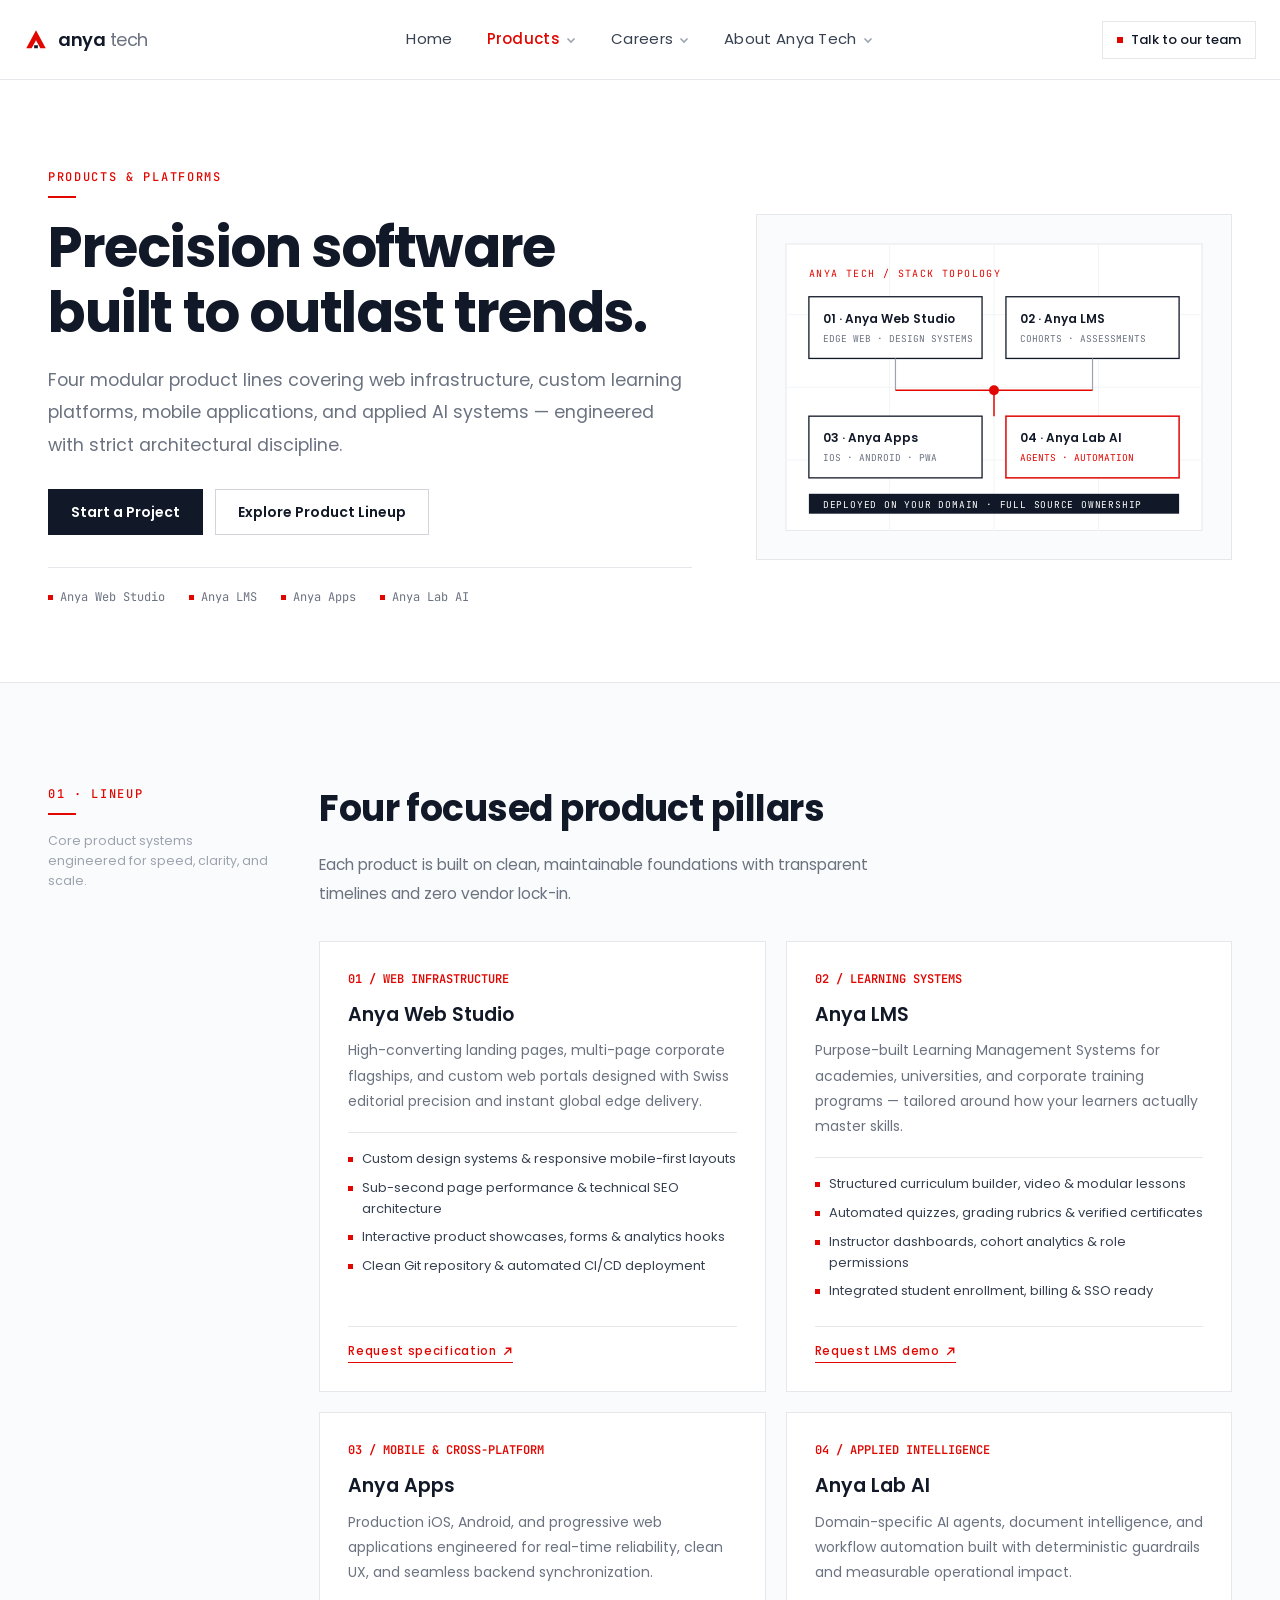
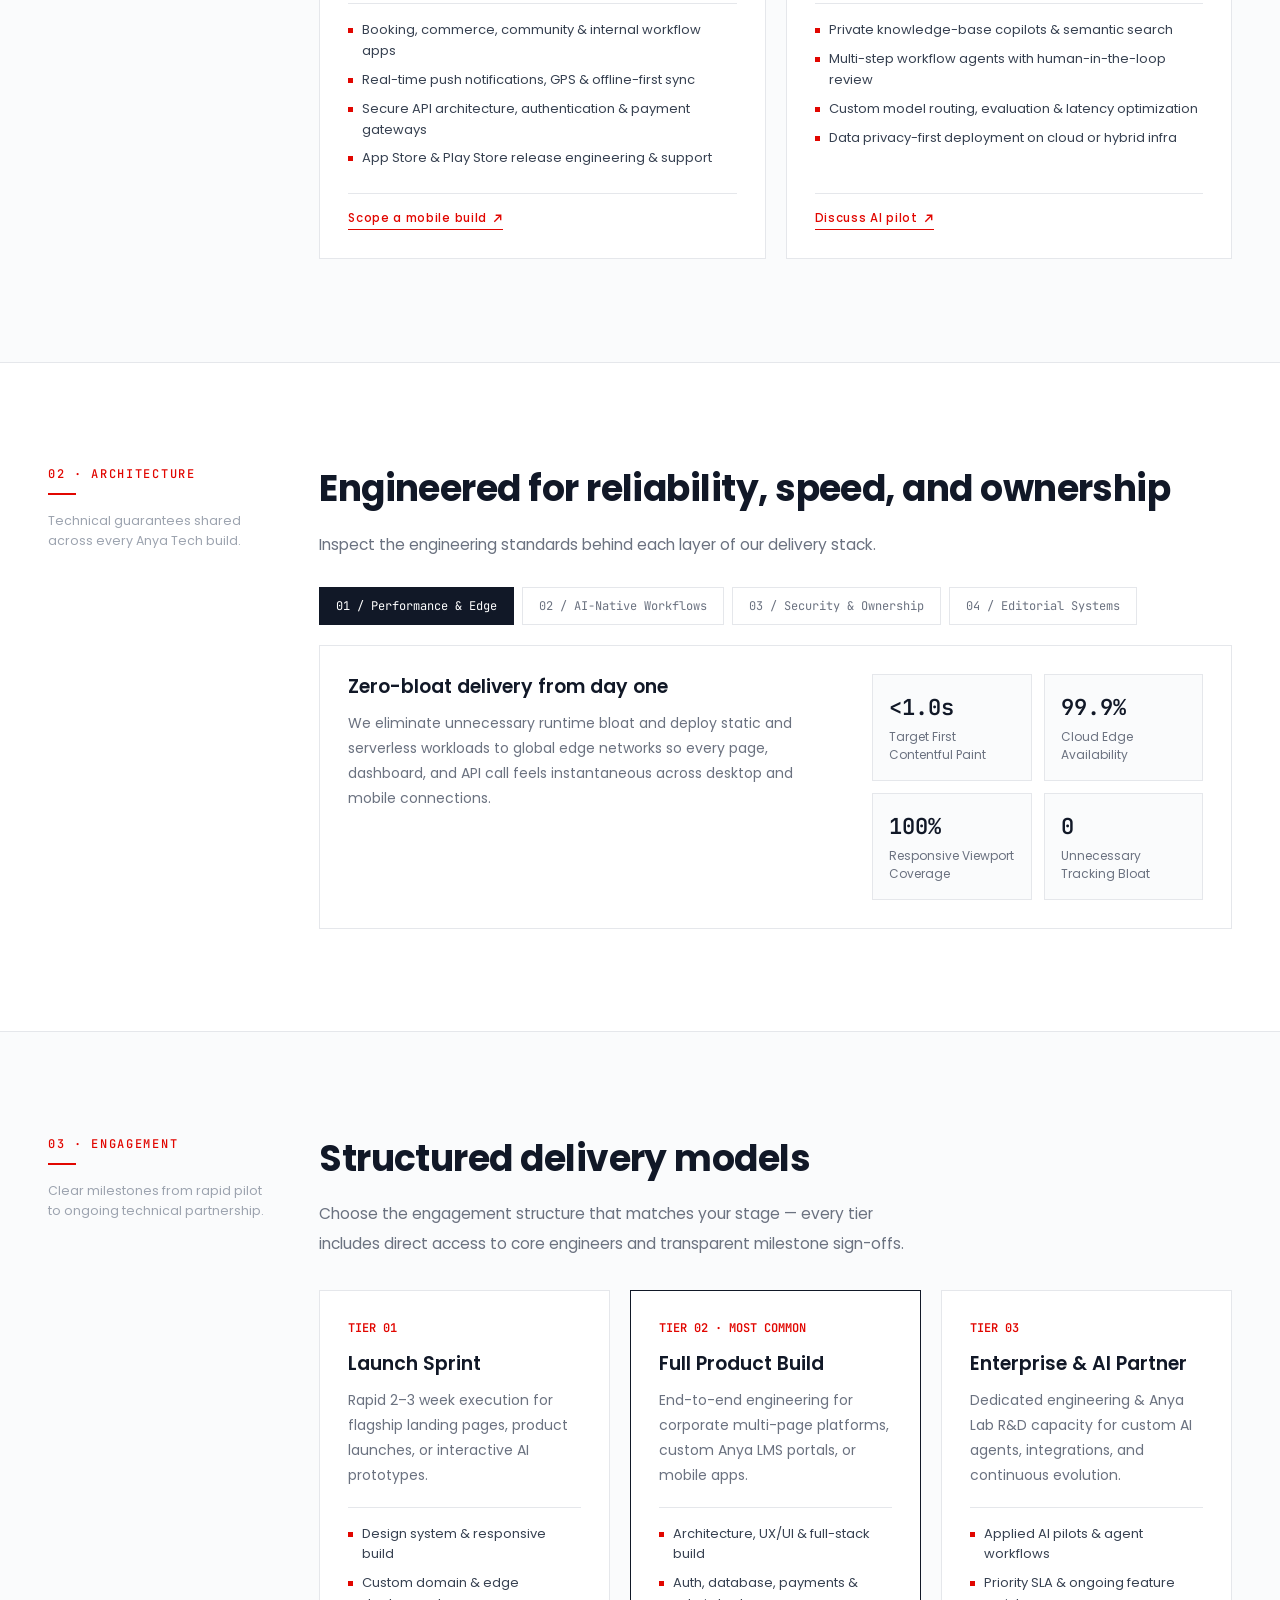
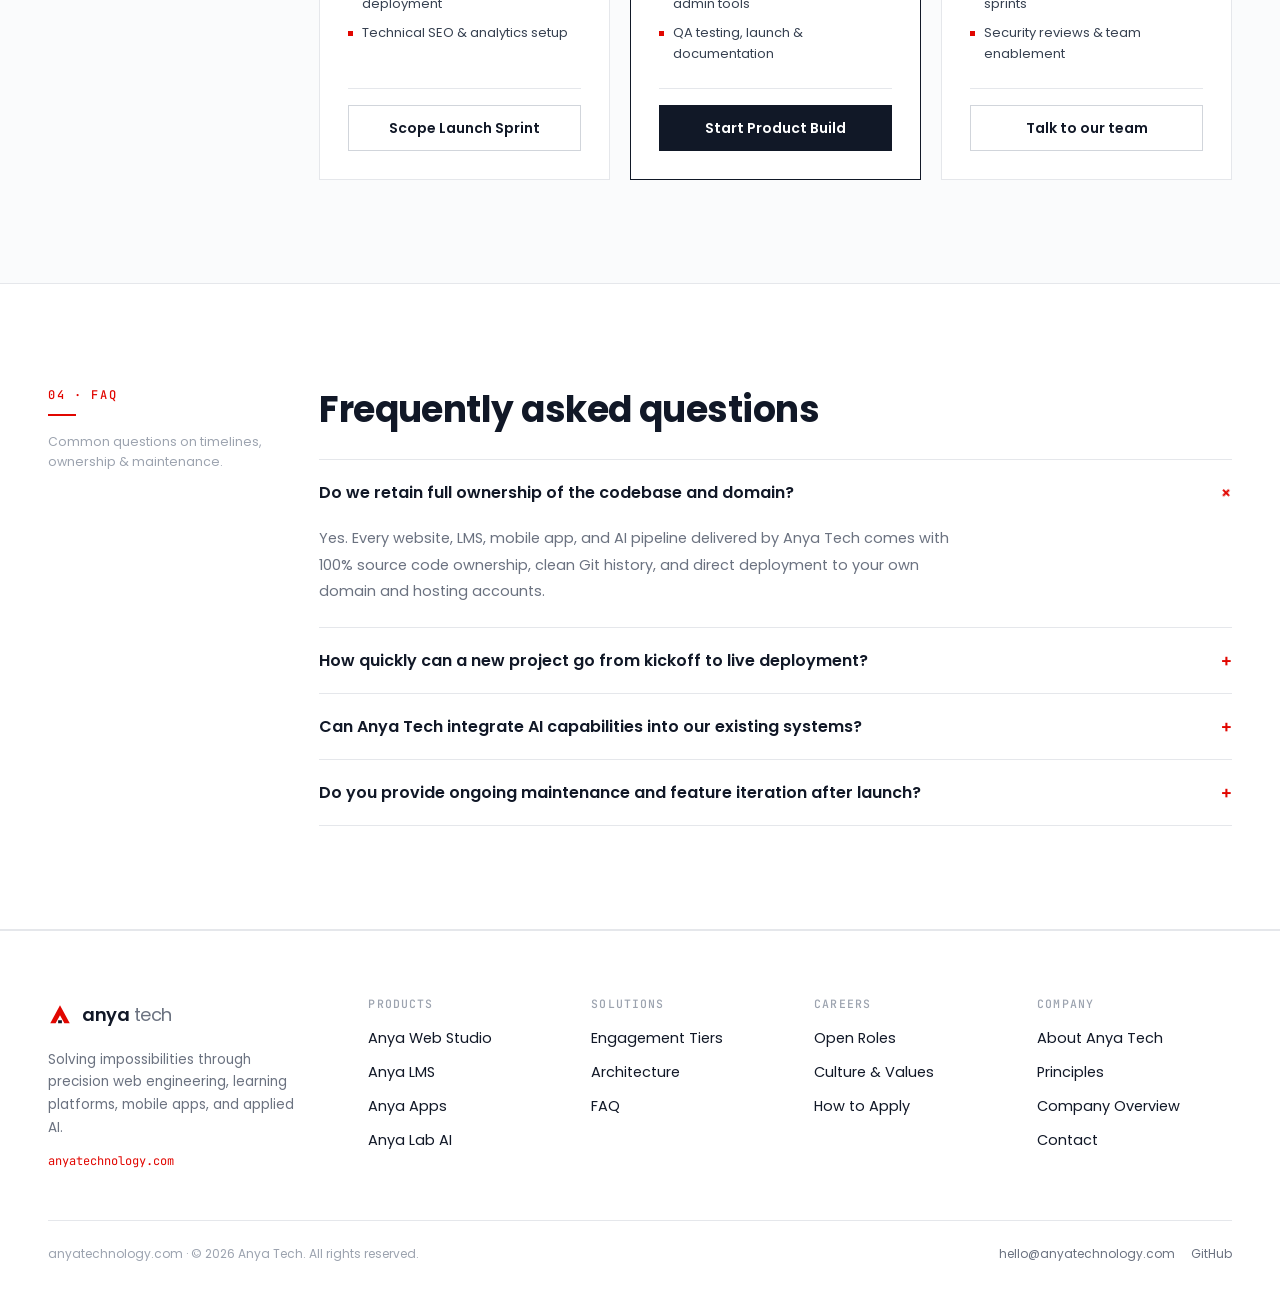
<file: products.html>
<!DOCTYPE html>
<html lang="en">
<head>
  <meta charset="UTF-8">
  <meta name="viewport" content="width=device-width, initial-scale=1.0">
  <title>Products — Anya Tech</title>
  <meta name="description" content="Explore Anya Tech products: Anya Web Studio, Anya LMS, Anya Apps, and Anya Lab AI engineered at anyatechnology.com.">
  <link rel="canonical" href="https://anyatechnology.com/products.html">
  <link rel="icon" type="image/svg+xml" href="data:image/svg+xml,%3Csvg xmlns='http://www.w3.org/2000/svg' viewBox='0 0 32 32'%3E%3Cpolygon points='16,3 29,27 21.5,27 16,16.5 10.5,27 3,27' fill='%23E10600'/%3E%3C/svg%3E">
  <link rel="stylesheet" href="assets/css/anya.css">
</head>
<body>

  <!-- Header -->
  <header class="topnav" id="topnav">
    <a href="index.html" class="topnav__brand" aria-label="Anya Tech Home">
      <svg class="brand-mark" viewBox="0 0 32 32" fill="none" aria-hidden="true">
        <polygon points="16,3 29,27 21.8,27 16,16.2 10.2,27 3,27" fill="#E10600"/>
        <rect x="13.5" y="23" width="5" height="4" fill="#111827"/>
      </svg>
      <span class="brand-wordmark">anya<span>tech</span></span>
    </a>

    <nav aria-label="Primary Navigation">
      <ul class="topnav__links">
        <li class="nav-item"><a href="index.html" class="nav-trigger">Home</a></li>
        <li class="nav-item">
          <a href="products.html" class="nav-trigger" aria-current="page">
            Products
            <svg class="nav-chevron" viewBox="0 0 12 12" fill="none" stroke="currentColor" stroke-width="1.6"><path d="M2.5 4.5L6 8l3.5-3.5"/></svg>
          </a>
          <div class="dropdown">
            <div class="dropdown__heading">Product Lineup</div>
            <a href="#studio" class="dropdown__link">
              <div class="dropdown__title">Anya Web Studio <span>↗</span></div>
              <div class="dropdown__desc">High-precision landing systems &amp; corporate platforms.</div>
            </a>
            <a href="#lms" class="dropdown__link">
              <div class="dropdown__title">Anya LMS <span>↗</span></div>
              <div class="dropdown__desc">Adaptive learning management &amp; institutional portals.</div>
            </a>
            <a href="#apps" class="dropdown__link">
              <div class="dropdown__title">Anya Apps <span>↗</span></div>
              <div class="dropdown__desc">Native iOS, Android, and cross-platform applications.</div>
            </a>
            <a href="#lab" class="dropdown__link">
              <div class="dropdown__title">Anya Lab AI <span>↗</span></div>
              <div class="dropdown__desc">Applied AI agents, automation &amp; experimental R&amp;D.</div>
            </a>
          </div>
        </li>
        <li class="nav-item">
          <a href="careers.html" class="nav-trigger">
            Careers
            <svg class="nav-chevron" viewBox="0 0 12 12" fill="none" stroke="currentColor" stroke-width="1.6"><path d="M2.5 4.5L6 8l3.5-3.5"/></svg>
          </a>
          <div class="dropdown">
            <div class="dropdown__heading">Join Anya Tech</div>
            <a href="careers.html#roles" class="dropdown__link">
              <div class="dropdown__title">Open Positions <span>↗</span></div>
              <div class="dropdown__desc">Engineering, AI research, product design &amp; operations.</div>
            </a>
            <a href="careers.html#culture" class="dropdown__link">
              <div class="dropdown__title">How We Work <span>↗</span></div>
              <div class="dropdown__desc">Small high-leverage teams focused on craft and speed.</div>
            </a>
            <a href="careers.html#apply" class="dropdown__link">
              <div class="dropdown__title">Application Process <span>↗</span></div>
              <div class="dropdown__desc">Direct, transparent review with our core builders.</div>
            </a>
          </div>
        </li>
        <li class="nav-item">
          <a href="about.html" class="nav-trigger">
            About Anya Tech
            <svg class="nav-chevron" viewBox="0 0 12 12" fill="none" stroke="currentColor" stroke-width="1.6"><path d="M2.5 4.5L6 8l3.5-3.5"/></svg>
          </a>
          <div class="dropdown">
            <div class="dropdown__heading">Company</div>
            <a href="about.html#mission" class="dropdown__link">
              <div class="dropdown__title">Mission &amp; Story <span>↗</span></div>
              <div class="dropdown__desc">Why we exist and how we solve hard technical challenges.</div>
            </a>
            <a href="about.html#principles" class="dropdown__link">
              <div class="dropdown__title">Engineering Principles <span>↗</span></div>
              <div class="dropdown__desc">First-principles architecture, simplicity &amp; reliability.</div>
            </a>
            <a href="about.html#company" class="dropdown__link">
              <div class="dropdown__title">Company Overview <span>↗</span></div>
              <div class="dropdown__desc">Corporate profile, domain &amp; official contacts.</div>
            </a>
          </div>
        </li>
      </ul>
    </nav>

    <div class="topnav__right">
      <button class="nav-box-action" data-open-contact="General Inquiry">
        <span class="nav-box-action__dot" aria-hidden="true"></span>
        Talk to our team
      </button>
      <button class="nav-burger" id="navBurger" aria-label="Toggle menu" aria-expanded="false">
        <span></span><span></span><span></span>
      </button>
    </div>
  </header>

  <div class="mobile-menu" id="mobileMenu">
    <div class="mobile-menu__group">
      <h5>Navigation</h5>
      <a href="index.html" class="mobile-menu__link">Home <span>↗</span></a>
      <a href="products.html" class="mobile-menu__link">Products <span>↗</span></a>
      <a href="careers.html" class="mobile-menu__link">Careers <span>↗</span></a>
      <a href="about.html" class="mobile-menu__link">About Anya Tech <span>↗</span></a>
    </div>
    <div>
      <button class="anya-btn anya-btn--dark" style="width:100%" data-open-contact="General Inquiry">Talk to our team</button>
    </div>
  </div>

  <!-- Split Editorial Hero (Inspired by sakana.ai/fugu/) -->
  <section class="sub-hero sub-hero--split">
    <div class="sub-hero__grid">
      <div>
        <span class="anya-eyebrow">Products &amp; Platforms</span>
        <h1 class="sub-hero__h1">Precision software built to outlast trends.</h1>
        <p class="sub-hero__lead">
          Four modular product lines covering web infrastructure, custom learning platforms, mobile applications, and applied AI systems — engineered with strict architectural discipline.
        </p>

        <div class="section-actions">
          <button class="anya-btn anya-btn--dark" data-open-contact="General Inquiry">Start a Project</button>
          <a href="#lineup" class="anya-btn anya-btn--ghost">Explore Product Lineup</a>
        </div>

        <div class="availability-strip">
          <span>Anya Web Studio</span>
          <span>Anya LMS</span>
          <span>Anya Apps</span>
          <span>Anya Lab AI</span>
        </div>
      </div>

      <div class="hero-diagram-box" aria-hidden="true">
        <svg viewBox="0 0 420 290" style="width:100%; height:auto;" fill="none">
          <rect x="1" y="1" width="418" height="288" stroke="#E5E7EB" fill="#FFFFFF"/>
          <!-- Grid -->
          <g stroke="#F3F4F6" stroke-width="1">
            <line x1="0" y1="72" x2="420" y2="72"/><line x1="0" y1="145" x2="420" y2="145"/><line x1="0" y1="218" x2="420" y2="218"/>
            <line x1="105" y1="0" x2="105" y2="290"/><line x1="210" y1="0" x2="210" y2="290"/><line x1="315" y1="0" x2="315" y2="290"/>
          </g>
          <!-- Layer Labels -->
          <text x="24" y="34" fill="#E10600" font-family="JetBrains Mono, monospace" font-size="10" letter-spacing="1.4">ANYA TECH / STACK TOPOLOGY</text>
          <!-- Top Nodes -->
          <rect x="24" y="54" width="174" height="62" stroke="#111827" stroke-width="1.3" fill="#FFFFFF"/>
          <text x="38" y="80" fill="#111827" font-family="Poppins, sans-serif" font-size="12" font-weight="600">01 · Anya Web Studio</text>
          <text x="38" y="99" fill="#6B7280" font-family="JetBrains Mono, monospace" font-size="9.5">EDGE WEB · DESIGN SYSTEMS</text>

          <rect x="222" y="54" width="174" height="62" stroke="#111827" stroke-width="1.3" fill="#FFFFFF"/>
          <text x="236" y="80" fill="#111827" font-family="Poppins, sans-serif" font-size="12" font-weight="600">02 · Anya LMS</text>
          <text x="236" y="99" fill="#6B7280" font-family="JetBrains Mono, monospace" font-size="9.5">COHORTS · ASSESSMENTS</text>

          <!-- Connectors -->
          <line x1="111" y1="116" x2="111" y2="148" stroke="#9CA3AF" stroke-width="1.2"/>
          <line x1="309" y1="116" x2="309" y2="148" stroke="#9CA3AF" stroke-width="1.2"/>
          <line x1="111" y1="148" x2="309" y2="148" stroke="#E10600" stroke-width="1.5"/>
          <circle cx="210" cy="148" r="5" fill="#E10600"/>
          <line x1="210" y1="148" x2="210" y2="174" stroke="#E10600" stroke-width="1.5"/>

          <!-- Bottom Nodes -->
          <rect x="24" y="174" width="174" height="62" stroke="#111827" stroke-width="1.3" fill="#FFFFFF"/>
          <text x="38" y="200" fill="#111827" font-family="Poppins, sans-serif" font-size="12" font-weight="600">03 · Anya Apps</text>
          <text x="38" y="219" fill="#6B7280" font-family="JetBrains Mono, monospace" font-size="9.5">IOS · ANDROID · PWA</text>

          <rect x="222" y="174" width="174" height="62" stroke="#E10600" stroke-width="1.5" fill="#FFFFFF"/>
          <text x="236" y="200" fill="#111827" font-family="Poppins, sans-serif" font-size="12" font-weight="600">04 · Anya Lab AI</text>
          <text x="236" y="219" fill="#E10600" font-family="JetBrains Mono, monospace" font-size="9.5">AGENTS · AUTOMATION</text>

          <!-- Base Strip -->
          <rect x="24" y="252" width="372" height="20" fill="#111827"/>
          <text x="38" y="266" fill="#FFFFFF" font-family="JetBrains Mono, monospace" font-size="9.5" letter-spacing="0.8">DEPLOYED ON YOUR DOMAIN · FULL SOURCE OWNERSHIP</text>
        </svg>
      </div>
    </div>
  </section>

  <!-- 01 · PRODUCT LINEUP -->
  <section class="anya-sec anya-sec--alt" id="lineup">
    <div class="anya-inner">
      <div class="anya-grid">
        <aside class="anya-aside">
          <span class="anya-eyebrow">01 · Lineup</span>
          <p class="anya-aside__meta">Core product systems engineered for speed, clarity, and scale.</p>
        </aside>

        <div>
          <h2 class="anya-h2">Four focused product pillars</h2>
          <p class="anya-lead">
            Each product is built on clean, maintainable foundations with transparent timelines and zero vendor lock-in.
          </p>

          <div class="grid-2" style="margin-top:32px;">

            <!-- Product 1 -->
            <article class="spec-card" id="studio">
              <div>
                <div class="spec-card__num">01 / WEB INFRASTRUCTURE</div>
                <h3 class="spec-card__title">Anya Web Studio</h3>
                <p class="spec-card__desc">
                  High-converting landing pages, multi-page corporate flagships, and custom web portals designed with Swiss editorial precision and instant global edge delivery.
                </p>
                <ul class="spec-list">
                  <li>Custom design systems &amp; responsive mobile-first layouts</li>
                  <li>Sub-second page performance &amp; technical SEO architecture</li>
                  <li>Interactive product showcases, forms &amp; analytics hooks</li>
                  <li>Clean Git repository &amp; automated CI/CD deployment</li>
                </ul>
              </div>
              <div class="p-card__footer">
                <button class="anya-more" data-open-contact="Anya Web Studio">
                  Request specification
                  <svg viewBox="0 0 12 12" fill="none" stroke="currentColor" stroke-width="1.5"><path d="M2.5 9.5L9.5 2.5M4 2.5h5.5V8"/></svg>
                </button>
              </div>
            </article>

            <!-- Product 2 -->
            <article class="spec-card" id="lms">
              <div>
                <div class="spec-card__num">02 / LEARNING SYSTEMS</div>
                <h3 class="spec-card__title">Anya LMS</h3>
                <p class="spec-card__desc">
                  Purpose-built Learning Management Systems for academies, universities, and corporate training programs — tailored around how your learners actually master skills.
                </p>
                <ul class="spec-list">
                  <li>Structured curriculum builder, video &amp; modular lessons</li>
                  <li>Automated quizzes, grading rubrics &amp; verified certificates</li>
                  <li>Instructor dashboards, cohort analytics &amp; role permissions</li>
                  <li>Integrated student enrollment, billing &amp; SSO ready</li>
                </ul>
              </div>
              <div class="p-card__footer">
                <button class="anya-more" data-open-contact="Anya LMS">
                  Request LMS demo
                  <svg viewBox="0 0 12 12" fill="none" stroke="currentColor" stroke-width="1.5"><path d="M2.5 9.5L9.5 2.5M4 2.5h5.5V8"/></svg>
                </button>
              </div>
            </article>

            <!-- Product 3 -->
            <article class="spec-card" id="apps">
              <div>
                <div class="spec-card__num">03 / MOBILE &amp; CROSS-PLATFORM</div>
                <h3 class="spec-card__title">Anya Apps</h3>
                <p class="spec-card__desc">
                  Production iOS, Android, and progressive web applications engineered for real-time reliability, clean UX, and seamless backend synchronization.
                </p>
                <ul class="spec-list">
                  <li>Booking, commerce, community &amp; internal workflow apps</li>
                  <li>Real-time push notifications, GPS &amp; offline-first sync</li>
                  <li>Secure API architecture, authentication &amp; payment gateways</li>
                  <li>App Store &amp; Play Store release engineering &amp; support</li>
                </ul>
              </div>
              <div class="p-card__footer">
                <button class="anya-more" data-open-contact="Anya Apps">
                  Scope a mobile build
                  <svg viewBox="0 0 12 12" fill="none" stroke="currentColor" stroke-width="1.5"><path d="M2.5 9.5L9.5 2.5M4 2.5h5.5V8"/></svg>
                </button>
              </div>
            </article>

            <!-- Product 4 -->
            <article class="spec-card" id="lab">
              <div>
                <div class="spec-card__num">04 / APPLIED INTELLIGENCE</div>
                <h3 class="spec-card__title">Anya Lab AI</h3>
                <p class="spec-card__desc">
                  Domain-specific AI agents, document intelligence, and workflow automation built with deterministic guardrails and measurable operational impact.
                </p>
                <ul class="spec-list">
                  <li>Private knowledge-base copilots &amp; semantic search</li>
                  <li>Multi-step workflow agents with human-in-the-loop review</li>
                  <li>Custom model routing, evaluation &amp; latency optimization</li>
                  <li>Data privacy-first deployment on cloud or hybrid infra</li>
                </ul>
              </div>
              <div class="p-card__footer">
                <button class="anya-more" data-open-contact="Anya Lab AI">
                  Discuss AI pilot
                  <svg viewBox="0 0 12 12" fill="none" stroke="currentColor" stroke-width="1.5"><path d="M2.5 9.5L9.5 2.5M4 2.5h5.5V8"/></svg>
                </button>
              </div>
            </article>

          </div>
        </div>
      </div>
    </div>
  </section>

  <!-- 02 · ARCHITECTURE DEEP DIVE (Interactive Tabs) -->
  <section class="anya-sec" id="architecture">
    <div class="anya-inner">
      <div class="anya-grid">
        <aside class="anya-aside">
          <span class="anya-eyebrow">02 · Architecture</span>
          <p class="anya-aside__meta">Technical guarantees shared across every Anya Tech build.</p>
        </aside>

        <div>
          <h2 class="anya-h2">Engineered for reliability, speed, and ownership</h2>
          <p class="anya-lead">
            Inspect the engineering standards behind each layer of our delivery stack.
          </p>

          <div class="arch-tabs" role="tablist">
            <button class="arch-tab is-active" data-arch-tab="edge" role="tab">01 / Performance &amp; Edge</button>
            <button class="arch-tab" data-arch-tab="ai" role="tab">02 / AI-Native Workflows</button>
            <button class="arch-tab" data-arch-tab="security" role="tab">03 / Security &amp; Ownership</button>
            <button class="arch-tab" data-arch-tab="design" role="tab">04 / Editorial Systems</button>
          </div>

          <div class="arch-panel is-active" data-arch-panel="edge">
            <div>
              <h3 class="spec-card__title">Zero-bloat delivery from day one</h3>
              <p class="spec-card__desc">
                We eliminate unnecessary runtime bloat and deploy static and serverless workloads to global edge networks so every page, dashboard, and API call feels instantaneous across desktop and mobile connections.
              </p>
            </div>
            <div class="arch-metrics">
              <div class="arch-metric">
                <div class="arch-metric__val">&lt;1.0s</div>
                <div class="arch-metric__label">Target First Contentful Paint</div>
              </div>
              <div class="arch-metric">
                <div class="arch-metric__val">99.9%</div>
                <div class="arch-metric__label">Cloud Edge Availability</div>
              </div>
              <div class="arch-metric">
                <div class="arch-metric__val">100%</div>
                <div class="arch-metric__label">Responsive Viewport Coverage</div>
              </div>
              <div class="arch-metric">
                <div class="arch-metric__val">0</div>
                <div class="arch-metric__label">Unnecessary Tracking Bloat</div>
              </div>
            </div>
          </div>

          <div class="arch-panel" data-arch-panel="ai">
            <div>
              <h3 class="spec-card__title">Practical AI with verifiable outputs</h3>
              <p class="spec-card__desc">
                Rather than bolting on generic chat widgets, Anya Lab integrates structured retrieval, schema-validated tool execution, and evaluation harnesses directly into your product workflows.
              </p>
            </div>
            <div class="arch-metrics">
              <div class="arch-metric">
                <div class="arch-metric__val">RAG+</div>
                <div class="arch-metric__label">Grounded Private Knowledge</div>
              </div>
              <div class="arch-metric">
                <div class="arch-metric__val">HITL</div>
                <div class="arch-metric__label">Human Approval Checkpoints</div>
              </div>
              <div class="arch-metric">
                <div class="arch-metric__val">Multi</div>
                <div class="arch-metric__label">Model-Agnostic Routing</div>
              </div>
              <div class="arch-metric">
                <div class="arch-metric__val">Audit</div>
                <div class="arch-metric__label">Traceable Execution Logs</div>
              </div>
            </div>
          </div>

          <div class="arch-panel" data-arch-panel="security">
            <div>
              <h3 class="spec-card__title">Your domain, your repository, your data</h3>
              <p class="spec-card__desc">
                Every Anya Tech engagement ships with clean source code, encrypted transport, role-based access control, and full IP transfer — deployed cleanly to your domain and infrastructure.
              </p>
            </div>
            <div class="arch-metrics">
              <div class="arch-metric">
                <div class="arch-metric__val">100%</div>
                <div class="arch-metric__label">Source Code Ownership</div>
              </div>
              <div class="arch-metric">
                <div class="arch-metric__val">TLS 1.3</div>
                <div class="arch-metric__label">End-to-End Transport</div>
              </div>
              <div class="arch-metric">
                <div class="arch-metric__val">RBAC</div>
                <div class="arch-metric__label">Granular Role Controls</div>
              </div>
              <div class="arch-metric">
                <div class="arch-metric__val">CI/CD</div>
                <div class="arch-metric__label">Reproducible Deployments</div>
              </div>
            </div>
          </div>

          <div class="arch-panel" data-arch-panel="design">
            <div>
              <h3 class="spec-card__title">Timeless typography and spatial clarity</h3>
              <p class="spec-card__desc">
                We design systems that read like an authoritative technical publication — high contrast, disciplined grids, accessible keyboard navigation, and reusable tokens that scale effortlessly.
              </p>
            </div>
            <div class="arch-metrics">
              <div class="arch-metric">
                <div class="arch-metric__val">AA+</div>
                <div class="arch-metric__label">Contrast &amp; Accessibility</div>
              </div>
              <div class="arch-metric">
                <div class="arch-metric__val">Tokens</div>
                <div class="arch-metric__label">Centralized CSS System</div>
              </div>
              <div class="arch-metric">
                <div class="arch-metric__val">60fps</div>
                <div class="arch-metric__label">GPU-Friendly Motion</div>
              </div>
              <div class="arch-metric">
                <div class="arch-metric__val">Modular</div>
                <div class="arch-metric__label">Composable Components</div>
              </div>
            </div>
          </div>
        </div>
      </div>
    </div>
  </section>

  <!-- 03 · ENGAGEMENT TIERS -->
  <section class="anya-sec anya-sec--alt" id="tiers">
    <div class="anya-inner">
      <div class="anya-grid">
        <aside class="anya-aside">
          <span class="anya-eyebrow">03 · Engagement</span>
          <p class="anya-aside__meta">Clear milestones from rapid pilot to ongoing technical partnership.</p>
        </aside>

        <div>
          <h2 class="anya-h2">Structured delivery models</h2>
          <p class="anya-lead">
            Choose the engagement structure that matches your stage — every tier includes direct access to core engineers and transparent milestone sign-offs.
          </p>

          <div class="grid-3" style="margin-top:32px;">
            <div class="spec-card">
              <div>
                <div class="spec-card__num">TIER 01</div>
                <h3 class="spec-card__title">Launch Sprint</h3>
                <p class="spec-card__desc">Rapid 2–3 week execution for flagship landing pages, product launches, or interactive AI prototypes.</p>
                <ul class="spec-list">
                  <li>Design system &amp; responsive build</li>
                  <li>Custom domain &amp; edge deployment</li>
                  <li>Technical SEO &amp; analytics setup</li>
                </ul>
              </div>
              <div class="p-card__footer">
                <button class="anya-btn anya-btn--ghost" style="width:100%" data-open-contact="Anya Web Studio">Scope Launch Sprint</button>
              </div>
            </div>

            <div class="spec-card" style="border-color: var(--text);">
              <div>
                <div class="spec-card__num">TIER 02 &middot; MOST COMMON</div>
                <h3 class="spec-card__title">Full Product Build</h3>
                <p class="spec-card__desc">End-to-end engineering for corporate multi-page platforms, custom Anya LMS portals, or mobile apps.</p>
                <ul class="spec-list">
                  <li>Architecture, UX/UI &amp; full-stack build</li>
                  <li>Auth, database, payments &amp; admin tools</li>
                  <li>QA testing, launch &amp; documentation</li>
                </ul>
              </div>
              <div class="p-card__footer">
                <button class="anya-btn anya-btn--dark" style="width:100%" data-open-contact="Enterprise Solution">Start Product Build</button>
              </div>
            </div>

            <div class="spec-card">
              <div>
                <div class="spec-card__num">TIER 03</div>
                <h3 class="spec-card__title">Enterprise &amp; AI Partner</h3>
                <p class="spec-card__desc">Dedicated engineering &amp; Anya Lab R&amp;D capacity for custom AI agents, integrations, and continuous evolution.</p>
                <ul class="spec-list">
                  <li>Applied AI pilots &amp; agent workflows</li>
                  <li>Priority SLA &amp; ongoing feature sprints</li>
                  <li>Security reviews &amp; team enablement</li>
                </ul>
              </div>
              <div class="p-card__footer">
                <button class="anya-btn anya-btn--ghost" style="width:100%" data-open-contact="Anya Lab AI">Talk to our team</button>
              </div>
            </div>
          </div>
        </div>
      </div>
    </div>
  </section>

  <!-- 04 · FAQ -->
  <section class="anya-sec" id="faq">
    <div class="anya-inner">
      <div class="anya-grid">
        <aside class="anya-aside">
          <span class="anya-eyebrow">04 · FAQ</span>
          <p class="anya-aside__meta">Common questions on timelines, ownership &amp; maintenance.</p>
        </aside>

        <div>
          <h2 class="anya-h2">Frequently asked questions</h2>

          <div class="faq-list">
            <div class="faq-item is-open">
              <button class="faq-trigger" aria-expanded="true">
                <span>Do we retain full ownership of the codebase and domain?</span>
                <span class="faq-icon">+</span>
              </button>
              <div class="faq-body">
                Yes. Every website, LMS, mobile app, and AI pipeline delivered by Anya Tech comes with 100% source code ownership, clean Git history, and direct deployment to your own domain and hosting accounts.
              </div>
            </div>

            <div class="faq-item">
              <button class="faq-trigger" aria-expanded="false">
                <span>How quickly can a new project go from kickoff to live deployment?</span>
                <span class="faq-icon">+</span>
              </button>
              <div class="faq-body">
                Focused landing systems and brand websites typically launch within 2–3 weeks. Custom LMS platforms, mobile applications, and applied AI pilots run in structured 4–10 week milestone cycles with weekly staging previews.
              </div>
            </div>

            <div class="faq-item">
              <button class="faq-trigger" aria-expanded="false">
                <span>Can Anya Tech integrate AI capabilities into our existing systems?</span>
                <span class="faq-icon">+</span>
              </button>
              <div class="faq-body">
                Yes. Through Anya Lab AI, we integrate private document search, workflow automation, and intelligent assistants directly with your existing databases, CRMs, or learning portals without forcing a full rewrite.
              </div>
            </div>

            <div class="faq-item">
              <button class="faq-trigger" aria-expanded="false">
                <span>Do you provide ongoing maintenance and feature iteration after launch?</span>
                <span class="faq-icon">+</span>
              </button>
              <div class="faq-body">
                We offer optional monthly care plans covering uptime monitoring, security updates, performance audits, and continuous feature sprints — or we can cleanly hand off documentation to your internal team.
              </div>
            </div>
          </div>
        </div>
      </div>
    </div>
  </section>

  <!-- Footer -->
  <footer class="anya-footer">
    <div class="anya-footer__inner">
      <div class="footer-grid">
        <div class="footer-brand">
          <a href="index.html" class="topnav__brand" aria-label="Anya Tech Home">
            <svg class="brand-mark" viewBox="0 0 32 32" fill="none" aria-hidden="true">
              <polygon points="16,3 29,27 21.8,27 16,16.2 10.2,27 3,27" fill="#E10600"/>
              <rect x="13.5" y="23" width="5" height="4" fill="#111827"/>
            </svg>
            <span class="brand-wordmark">anya<span>tech</span></span>
          </a>
          <p class="footer-brand__tagline">
            Solving impossibilities through precision web engineering, learning platforms, mobile apps, and applied AI.
          </p>
          <a href="https://anyatechnology.com" class="footer-brand__domain">anyatechnology.com</a>
        </div>

        <div class="footer-col">
          <h4>Products</h4>
          <ul>
            <li><a href="products.html#studio">Anya Web Studio</a></li>
            <li><a href="products.html#lms">Anya LMS</a></li>
            <li><a href="products.html#apps">Anya Apps</a></li>
            <li><a href="products.html#lab">Anya Lab AI</a></li>
          </ul>
        </div>

        <div class="footer-col">
          <h4>Solutions</h4>
          <ul>
            <li><a href="products.html#tiers">Engagement Tiers</a></li>
            <li><a href="products.html#architecture">Architecture</a></li>
            <li><a href="products.html#faq">FAQ</a></li>
          </ul>
        </div>

        <div class="footer-col">
          <h4>Careers</h4>
          <ul>
            <li><a href="careers.html#roles">Open Roles</a></li>
            <li><a href="careers.html#culture">Culture &amp; Values</a></li>
            <li><a href="careers.html#apply">How to Apply</a></li>
          </ul>
        </div>

        <div class="footer-col">
          <h4>Company</h4>
          <ul>
            <li><a href="about.html">About Anya Tech</a></li>
            <li><a href="about.html#principles">Principles</a></li>
            <li><a href="about.html#company">Company Overview</a></li>
            <li><a href="#" data-open-contact="General Inquiry">Contact</a></li>
          </ul>
        </div>
      </div>

      <div class="footer-bottom">
        <div>anyatechnology.com &middot; &copy; 2026 Anya Tech. All rights reserved.</div>
        <div class="footer-socials">
          <a href="mailto:hello@anyatechnology.com">hello@anyatechnology.com</a>
          <a href="https://github.com/AisyahJeff95/ANYATECH_Web" target="_blank" rel="noopener">GitHub</a>
        </div>
      </div>
    </div>
  </footer>

  <!-- Contact Modal -->
  <div class="modal-backdrop" id="contactModal" role="dialog" aria-modal="true" aria-labelledby="modalTitle">
    <div class="modal-panel">
      <button class="modal-close" data-close-modal aria-label="Close modal">&times;</button>
      <span class="anya-eyebrow">Contact</span>
      <h3 class="modal-title" id="modalTitle">Talk to the Anya Tech team</h3>
      <p class="modal-desc">
        Share your project scope or product inquiry. Direct email: <a href="mailto:hello@anyatechnology.com" class="inline-link">hello@anyatechnology.com</a>.
      </p>
      <form id="contactForm">
        <div class="form-field">
          <label for="contactName">Your Name</label>
          <input type="text" id="contactName" required placeholder="Alex Rivera">
        </div>
        <div class="form-field">
          <label for="contactEmail">Work Email</label>
          <input type="email" id="contactEmail" required placeholder="alex@company.com">
        </div>
        <div class="form-field">
          <label for="contactTopic">Topic</label>
          <select id="contactTopic">
            <option value="General Inquiry">General Inquiry</option>
            <option value="Anya Web Studio">Anya Web Studio</option>
            <option value="Anya LMS">Anya LMS</option>
            <option value="Anya Apps">Anya Apps</option>
            <option value="Anya Lab AI">Anya Lab AI</option>
            <option value="Enterprise Solution">Enterprise Solution</option>
            <option value="Careers & Roles">Careers &amp; Roles</option>
          </select>
        </div>
        <div class="form-field">
          <label for="contactMessage">Brief Message</label>
          <textarea id="contactMessage" rows="3" required placeholder="Tell us what you are building and your target timeline..."></textarea>
        </div>
        <button type="submit" class="anya-btn anya-btn--dark" style="width:100%">Prepare Inquiry</button>
        <div class="form-status" id="formStatus"></div>
      </form>
    </div>
  </div>

  <script src="assets/js/main.js"></script>
</body>
</html>
</file>
<file: assets/css/anya.css>
/* ==========================================================================
   ANYA TECH — Editorial Swiss Design System
   Reference architecture inspired by sakana.ai
   Domain: anyatechnology.com
   ========================================================================== */

@import url('https://fonts.googleapis.com/css2?family=JetBrains+Mono:wght@400;500;600&family=Poppins:wght@200;300;400;500;600;700&display=swap');

:root {
  /* Core Palette */
  --bg: #ffffff;
  --surface-alt: #fafbfc;
  --menu-hover: #f9fafb;
  --text: #111827;
  --dark-hover: #1f2937;
  --nav-text: #374151;
  --muted: #6b7280;
  --light: #9ca3af;
  --accent: #e10600;
  --accent-hover: #c10500;
  --border: #e5e7eb;
  --control-border: #d1d5db;
  --control-hover: #9ca3af;

  /* Shadows & Glass */
  --glass-bg: rgba(255, 255, 255, 0.78);
  --nav-shadow: 0 8px 24px rgba(15, 23, 42, 0.06);
  --dropdown-shadow: 0 12px 32px rgba(15, 23, 42, 0.12);
  --card-hover-shadow: 0 4px 12px -4px rgba(17, 24, 39, 0.18);

  /* Typography */
  --font-sans: 'Poppins', -apple-system, BlinkMacSystemFont, 'Segoe UI', Roboto, sans-serif;
  --font-mono: 'JetBrains Mono', ui-monospace, SFMono-Regular, Menlo, Monaco, Consolas, monospace;

  /* Layout */
  --max: 1200px;
  --max-narrow: 960px;
  --nav-h: 80px;
  --ease: cubic-bezier(0.22, 1, 0.36, 1);
}

/* Reset & Base */
*, *::before, *::after {
  box-sizing: border-box;
  margin: 0;
  padding: 0;
}

html {
  scroll-behavior: smooth;
  font-size: 16px;
  background: var(--bg);
}

body {
  font-family: var(--font-sans);
  color: var(--text);
  background: var(--bg);
  line-height: 1.5;
  -webkit-font-smoothing: antialiased;
  -moz-osx-font-smoothing: grayscale;
  overflow-x: hidden;
}

::selection {
  background: rgba(225, 6, 0, 0.14);
  color: var(--text);
}

:focus-visible {
  outline: 2px solid var(--accent);
  outline-offset: 2px;
}

a {
  color: inherit;
  text-decoration: none;
}

button {
  font-family: inherit;
  color: inherit;
  background: none;
  border: none;
  cursor: pointer;
}

img, svg {
  display: block;
}

/* ==========================================================================
   HEADER / TOPNAV (Fixed 3-column grid, frosted on scroll, smart hide)
   ========================================================================== */

.topnav {
  position: fixed;
  top: 0;
  left: 0;
  right: 0;
  height: var(--nav-h);
  padding: 0 24px;
  z-index: 1000;
  background: var(--bg);
  border-bottom: 1px solid var(--border);
  display: grid;
  grid-template-columns: minmax(0, 1fr) auto minmax(0, 1fr);
  align-items: center;
  gap: 16px;
  transition: background 0.28s var(--ease), box-shadow 0.28s var(--ease), transform 0.32s var(--ease);
}

.topnav.is-scrolled {
  background: var(--glass-bg);
  backdrop-filter: blur(20px);
  -webkit-backdrop-filter: blur(20px);
  box-shadow: var(--nav-shadow);
}

.topnav.is-hidden {
  transform: translateY(-110%);
}

.topnav__brand {
  justify-self: start;
  display: inline-flex;
  align-items: center;
  gap: 10px;
  height: 40px;
}

.brand-mark {
  width: 24px;
  height: 24px;
  flex-shrink: 0;
}

.brand-wordmark {
  font-size: 18px;
  font-weight: 600;
  letter-spacing: -0.02em;
  color: var(--text);
  display: inline-flex;
  align-items: baseline;
  gap: 4px;
}

.brand-wordmark span {
  font-weight: 400;
  color: var(--muted);
}

.topnav__links {
  justify-self: center;
  display: flex;
  align-items: center;
  gap: 6px;
  list-style: none;
}

.nav-item {
  position: relative;
}

.nav-trigger {
  display: inline-flex;
  align-items: center;
  gap: 5px;
  padding: 10px 14px;
  font-size: 15px;
  font-weight: 400;
  letter-spacing: 0.02em;
  color: var(--nav-text);
  transition: color 0.18s ease;
  white-space: nowrap;
}

.nav-trigger:hover,
.nav-item.is-open > .nav-trigger,
.nav-trigger[aria-current="page"] {
  color: var(--accent);
}

.nav-trigger[aria-current="page"] {
  font-weight: 500;
}

.nav-chevron {
  width: 12px;
  height: 12px;
  color: var(--light);
  transition: transform 0.22s var(--ease), color 0.18s ease;
}

.nav-item:hover .nav-chevron,
.nav-item.is-open .nav-chevron {
  transform: rotate(180deg);
  color: var(--accent);
}

/* Sharp Editorial Dropdown */
.dropdown {
  position: absolute;
  top: calc(100% + 12px);
  left: 50%;
  transform: translateX(-50%) translateY(6px);
  min-width: 280px;
  background: var(--bg);
  border: 1px solid var(--border);
  box-shadow: var(--dropdown-shadow);
  padding: 12px;
  opacity: 0;
  visibility: hidden;
  pointer-events: none;
  transition: opacity 0.2s var(--ease), transform 0.2s var(--ease), visibility 0.2s;
  z-index: 1010;
}

.dropdown::before {
  content: '';
  position: absolute;
  top: -14px;
  left: 0;
  right: 0;
  height: 14px;
}

.nav-item:hover > .dropdown,
.nav-item:focus-within > .dropdown,
.nav-item.is-open > .dropdown {
  opacity: 1;
  visibility: visible;
  pointer-events: auto;
  transform: translateX(-50%) translateY(0);
}

.dropdown__heading {
  font-size: 11px;
  font-weight: 500;
  letter-spacing: 0.09em;
  text-transform: uppercase;
  color: var(--accent);
  padding: 6px 10px 8px;
  border-bottom: 1px solid var(--border);
  margin-bottom: 6px;
}

.dropdown__link {
  display: block;
  padding: 10px;
  transition: background 0.16s ease;
}

.dropdown__link:hover {
  background: var(--menu-hover);
}

.dropdown__title {
  font-size: 14px;
  font-weight: 600;
  color: var(--text);
  display: flex;
  align-items: center;
  justify-content: space-between;
  gap: 8px;
}

.dropdown__link:hover .dropdown__title {
  color: var(--accent);
}

.dropdown__desc {
  font-size: 12px;
  font-weight: 400;
  color: var(--muted);
  margin-top: 2px;
  line-height: 1.5;
}

/* Right Action Box (mirrors Sakana boxed switcher) */
.topnav__right {
  justify-self: end;
  display: flex;
  align-items: center;
  gap: 10px;
}

.nav-box-action {
  display: inline-flex;
  align-items: center;
  gap: 8px;
  height: 38px;
  padding: 0 14px;
  border: 1px solid var(--border);
  background: var(--bg);
  font-size: 13px;
  font-weight: 500;
  color: var(--text);
  transition: border-color 0.18s ease, color 0.18s ease, background 0.18s ease;
}

.nav-box-action:hover {
  border-color: var(--text);
  color: var(--accent);
}

.nav-box-action__dot {
  width: 6px;
  height: 6px;
  background: var(--accent);
  display: inline-block;
}

/* Mobile Hamburger */
.nav-burger {
  display: none;
  width: 44px;
  height: 44px;
  align-items: center;
  justify-content: center;
  flex-direction: column;
  gap: 5px;
  border: 1px solid var(--border);
}

.nav-burger span {
  width: 18px;
  height: 1.5px;
  background: var(--text);
  transition: transform 0.25s var(--ease), opacity 0.2s ease;
}

.nav-burger[aria-expanded="true"] span:nth-child(1) {
  transform: translateY(6.5px) rotate(45deg);
}

.nav-burger[aria-expanded="true"] span:nth-child(2) {
  opacity: 0;
}

.nav-burger[aria-expanded="true"] span:nth-child(3) {
  transform: translateY(-6.5px) rotate(-45deg);
}

/* Fullscreen Mobile Overlay (100dvh white) */
.mobile-menu {
  position: fixed;
  inset: 0;
  top: 64px;
  height: calc(100dvh - 64px);
  background: var(--bg);
  z-index: 999;
  padding: 28px 24px 48px;
  overflow-y: auto;
  display: none;
  flex-direction: column;
  gap: 28px;
  border-top: 1px solid var(--border);
}

.mobile-menu.is-open {
  display: flex;
}

.mobile-menu__group h5 {
  font-size: 12px;
  font-family: var(--font-mono);
  font-weight: 500;
  text-transform: uppercase;
  letter-spacing: 0.12em;
  color: var(--accent);
  margin-bottom: 10px;
}

.mobile-menu__link {
  display: flex;
  align-items: center;
  justify-content: space-between;
  padding: 12px 0;
  border-bottom: 1px solid var(--border);
  font-size: 18px;
  font-weight: 600;
  color: var(--text);
}

.mobile-menu__link:hover {
  color: var(--accent);
}

.mobile-menu__sub {
  display: flex;
  align-items: center;
  justify-content: space-between;
  padding: 10px 0;
  border-bottom: 1px solid var(--border);
  font-size: 15px;
  color: var(--muted);
}

.mobile-menu__sub:hover {
  color: var(--text);
}

/* ==========================================================================
   BUTTONS & INLINE LINKS (Sharp 0px geometry)
   ========================================================================== */

.anya-btn {
  display: inline-flex;
  align-items: center;
  justify-content: center;
  gap: 8px;
  min-height: 46px;
  padding: 11.5px 22px;
  font-size: 14px;
  font-weight: 600;
  line-height: 21px;
  border-radius: 0;
  transition: background 0.18s ease, border-color 0.18s ease, color 0.18s ease;
  white-space: nowrap;
}

.anya-btn--dark {
  background: var(--text);
  color: #ffffff;
  border: 1px solid var(--text);
}

.anya-btn--dark:hover {
  background: var(--dark-hover);
  border-color: var(--dark-hover);
}

.anya-btn--ghost {
  background: var(--bg);
  color: var(--text);
  border: 1px solid var(--control-border);
}

.anya-btn--ghost:hover {
  border-color: var(--control-hover);
  background: var(--surface-alt);
}

.anya-btn--accent {
  background: var(--accent);
  color: #ffffff;
  border: 1px solid var(--accent);
}

.anya-btn--accent:hover {
  background: var(--accent-hover);
  border-color: var(--accent-hover);
}

.anya-more {
  display: inline-flex;
  align-items: center;
  gap: 5px;
  font-size: 11.5px;
  font-weight: 500;
  letter-spacing: 0.06em;
  color: var(--accent);
  border-bottom: 1px solid currentColor;
  padding-bottom: 2px;
  transition: opacity 0.18s ease;
  width: fit-content;
}

.anya-more:hover {
  opacity: 0.72;
}

.anya-more svg {
  width: 11px;
  height: 11px;
}

.anya-tag {
  display: inline-block;
  font-size: 11px;
  font-family: var(--font-mono);
  font-weight: 500;
  text-transform: uppercase;
  letter-spacing: 0.06em;
  color: var(--muted);
  border-bottom: 1px solid var(--border);
  padding-bottom: 2px;
}

.anya-tag--accent {
  color: var(--accent);
  border-bottom-color: var(--accent);
}

.inline-link {
  color: var(--text);
  font-weight: 500;
  border-bottom: 1px solid var(--border);
  padding-bottom: 1px;
  transition: color 0.16s ease, border-color 0.16s ease;
}

.inline-link:hover {
  color: var(--accent);
  border-bottom-color: var(--accent);
}

/* ==========================================================================
   HOMEPAGE HERO (100dvh, Interactive Swarm Canvas behind centered editorial)
   ========================================================================== */

.hero-stage {
  position: relative;
  min-height: 100dvh;
  padding-top: var(--nav-h);
  display: flex;
  align-items: center;
  justify-content: center;
  overflow: hidden;
  background: var(--bg);
  border-bottom: 1px solid var(--border);
}

#swarmCanvas {
  position: absolute;
  inset: 0;
  width: 100%;
  height: 100%;
  z-index: 1;
  cursor: crosshair;
}

.hero-overlay {
  position: relative;
  z-index: 2;
  pointer-events: none;
  display: flex;
  flex-direction: column;
  align-items: center;
  text-align: center;
  padding: 40px 24px 88px;
  max-width: 760px;
  width: 100%;
}

.hero-lockup {
  pointer-events: auto;
  display: flex;
  align-items: center;
  justify-content: center;
  gap: clamp(12px, 2vw, 22px);
  margin-bottom: 22px;
  user-select: none;
}

.hero-lockup__mark {
  width: clamp(44px, 5.5vw, 68px);
  height: clamp(44px, 5.5vw, 68px);
}

.hero-lockup__word {
  font-size: clamp(42px, 6.2vw, 76px);
  font-weight: 600;
  letter-spacing: -0.035em;
  line-height: 1;
  color: var(--text);
}

.hero-lockup__word span {
  font-weight: 300;
  color: var(--muted);
}

.hero-tagline {
  pointer-events: auto;
  font-size: clamp(20px, 2.4vw, 30px);
  font-weight: 600;
  line-height: 1.4;
  color: var(--text);
  margin-bottom: 12px;
  text-wrap: balance;
}

.hero-sub {
  pointer-events: auto;
  font-size: 14.5px;
  color: var(--muted);
  max-width: 520px;
  margin-bottom: 32px;
  line-height: 1.75;
}

.hero-ctas {
  pointer-events: auto;
  display: grid;
  grid-template-columns: repeat(2, minmax(180px, 1fr));
  gap: 12px;
  width: 100%;
  max-width: 420px;
}

.hero-canvas-hint {
  pointer-events: none;
  margin-top: 22px;
  font-family: var(--font-mono);
  font-size: 11px;
  letter-spacing: 0.08em;
  color: var(--light);
}

.scroll-cue {
  position: absolute;
  bottom: 26px;
  left: 50%;
  transform: translateX(-50%);
  z-index: 2;
  pointer-events: auto;
  display: inline-flex;
  flex-direction: column;
  align-items: center;
  gap: 6px;
  font-size: 11px;
  font-family: var(--font-mono);
  letter-spacing: 0.14em;
  text-transform: uppercase;
  color: var(--light);
  animation: cueBob 1.9s ease-in-out infinite;
  transition: opacity 0.35s ease, color 0.18s ease;
}

.scroll-cue:hover {
  color: var(--text);
}

.scroll-cue.is-faded {
  opacity: 0;
  pointer-events: none;
}

@keyframes cueBob {
  0%, 100% { transform: translate(-50%, 0); }
  50% { transform: translate(-50%, 6px); }
}

/* ==========================================================================
   EDITORIAL 2-COLUMN SECTION SHELL (Sticky Left Aside + Content Right)
   ========================================================================== */

.anya-sec {
  padding: clamp(64px, 8vw, 112px) clamp(20px, 4vw, 48px);
  background: var(--bg);
  border-bottom: 1px solid var(--border);
}

.anya-sec--alt {
  background: var(--surface-alt);
}

.anya-inner {
  max-width: var(--max);
  margin: 0 auto;
}

.anya-grid {
  display: grid;
  grid-template-columns: 220px minmax(0, 1fr);
  gap: clamp(28px, 4vw, 64px);
  align-items: start;
}

.anya-aside {
  position: sticky;
  top: 104px;
}

.anya-eyebrow {
  font-family: var(--font-mono);
  font-size: 12px;
  font-weight: 500;
  text-transform: uppercase;
  letter-spacing: 0.14em;
  color: var(--accent);
  display: block;
}

.anya-eyebrow::after {
  content: '';
  display: block;
  width: 28px;
  height: 2px;
  background: var(--accent);
  margin-top: 10px;
}

.anya-aside__meta {
  margin-top: 16px;
  font-size: 12.5px;
  color: var(--light);
  line-height: 1.6;
}

.anya-h2 {
  font-size: clamp(26px, 3vw, 36px);
  font-weight: 700;
  line-height: 1.35;
  letter-spacing: -0.015em;
  color: var(--text);
  text-wrap: balance;
  margin-bottom: 16px;
}

.anya-lead {
  font-size: 15.5px;
  line-height: 1.9;
  color: var(--muted);
  max-width: 68ch;
}

.anya-lead strong {
  color: var(--text);
  font-weight: 500;
}

.anya-sublabel {
  display: block;
  margin-top: 36px;
  margin-bottom: 16px;
  font-family: var(--font-mono);
  font-size: 11.5px;
  font-weight: 500;
  text-transform: uppercase;
  letter-spacing: 0.14em;
  color: var(--light);
}

/* ==========================================================================
   PRODUCTS 6-TRACK CONTAINER-QUERY BENTO GRID (Homepage)
   ========================================================================== */

.products-wrap {
  container-type: inline-size;
  margin-top: 36px;
}

.products-bento {
  display: grid;
  grid-template-columns: repeat(6, minmax(0, 1fr));
  gap: 20px;
}

.p-card {
  background: var(--bg);
  border: 1px solid var(--border);
  padding: 28px;
  display: flex;
  flex-direction: column;
  justify-content: space-between;
  transition: box-shadow 0.22s var(--ease), border-color 0.22s ease;
}

.p-card:hover {
  border-color: var(--control-hover);
  box-shadow: var(--card-hover-shadow);
}

.p-card--span4 { grid-column: span 4; }
.p-card--span3 { grid-column: span 3; }
.p-card--span2 { grid-column: span 2; }

.p-card__kicker {
  font-family: var(--font-mono);
  font-size: 11px;
  text-transform: uppercase;
  letter-spacing: 0.1em;
  color: var(--light);
  margin-bottom: 8px;
}

.p-card__title {
  font-size: 19px;
  font-weight: 600;
  line-height: 1.45;
  color: var(--text);
  margin-bottom: 6px;
}

.p-card--feature .p-card__title {
  font-size: 22px;
}

.p-card__tag {
  font-size: 13.5px;
  font-weight: 600;
  color: var(--text);
  margin-bottom: 10px;
}

.p-card__desc {
  font-size: 13.5px;
  line-height: 1.85;
  color: var(--muted);
}

/* Red-dot bullet list inside featured product card */
.p-bullets {
  list-style: none;
  display: grid;
  grid-template-columns: repeat(2, minmax(0, 1fr));
  gap: 14px 20px;
  margin-top: 20px;
}

.p-bullets li {
  position: relative;
  padding-left: 14px;
  font-size: 13px;
  line-height: 1.7;
  color: var(--muted);
}

.p-bullets li::before {
  content: '';
  position: absolute;
  left: 0;
  top: 8px;
  width: 5px;
  height: 5px;
  background: var(--accent);
}

.p-bullets strong {
  display: block;
  color: var(--text);
  font-weight: 600;
  margin-bottom: 2px;
}

/* 3-col top-bordered variant strip (like Sakana Fugu Ultra/Cyber/Max) */
.p-variants {
  display: grid;
  grid-template-columns: repeat(3, minmax(0, 1fr));
  gap: 14px;
  margin-top: 22px;
  padding-top: 18px;
  border-top: 1px solid var(--border);
}

.p-variant__name {
  font-size: 13px;
  font-weight: 600;
  color: var(--text);
  margin-bottom: 3px;
}

.p-variant__desc {
  font-size: 12px;
  color: var(--muted);
  line-height: 1.55;
}

.p-card__footer {
  margin-top: 24px;
  padding-top: 16px;
  border-top: 1px solid var(--border);
  display: flex;
  flex-wrap: wrap;
  gap: 18px;
  align-items: center;
}

@container (max-width: 720px) {
  .products-bento {
    grid-template-columns: repeat(2, minmax(0, 1fr));
  }
  .p-card--span4 { grid-column: span 2; }
  .p-card--span3 { grid-column: span 1; }
  .p-card--span2 { grid-column: span 2; }
}

@container (max-width: 500px) {
  .products-bento {
    grid-template-columns: 1fr;
  }
  .p-card--span4,
  .p-card--span3,
  .p-card--span2 {
    grid-column: span 1;
  }
  .p-bullets,
  .p-variants {
    grid-template-columns: 1fr;
  }
}

/* ==========================================================================
   FILTER TABS & HORIZONTAL SNAP CAROUSEL (Solutions & Research)
   ========================================================================== */

.filter-tabs {
  display: flex;
  flex-wrap: wrap;
  gap: 22px;
  margin-top: 28px;
  margin-bottom: 22px;
  border-bottom: 1px solid var(--border);
}

.filter-tab {
  position: relative;
  padding: 10px 0 12px;
  font-size: 14px;
  font-weight: 500;
  color: var(--muted);
  transition: color 0.18s ease;
}

.filter-tab:hover {
  color: var(--text);
}

.filter-tab.is-active {
  color: var(--accent);
}

.filter-tab.is-active::after {
  content: '';
  position: absolute;
  left: 0;
  right: 0;
  bottom: -1px;
  height: 2px;
  background: var(--accent);
}

.carousel-shell {
  position: relative;
  margin-top: 20px;
}

.carousel-track {
  display: grid;
  grid-auto-flow: column;
  grid-auto-columns: 290px;
  grid-template-rows: auto auto auto 1fr;
  gap: 0 20px;
  overflow-x: auto;
  scroll-snap-type: x mandatory;
  scroll-padding-left: 2px;
  padding: 4px 2px 14px;
  scrollbar-width: none;
}

.carousel-track::-webkit-scrollbar {
  display: none;
}

.c-card {
  grid-row: span 4;
  display: grid;
  grid-template-rows: subgrid;
  background: var(--bg);
  border: 1px solid var(--border);
  scroll-snap-align: start;
  transition: box-shadow 0.22s var(--ease), border-color 0.22s ease;
}

.c-card.is-hidden-card {
  display: none;
}

.c-card:hover {
  border-color: var(--control-hover);
  box-shadow: var(--card-hover-shadow);
}

.c-card__media {
  aspect-ratio: 16 / 10;
  background: var(--surface-alt);
  border-bottom: 1px solid var(--border);
  display: flex;
  align-items: center;
  justify-content: center;
  padding: 20px;
  overflow: hidden;
}

.c-card__media--paper {
  aspect-ratio: 3 / 2;
  padding: 0;
}

.c-card__meta {
  padding: 16px 20px 8px;
  display: flex;
  align-items: center;
  justify-content: space-between;
  gap: 8px;
  flex-wrap: wrap;
}

.c-card__date {
  font-family: var(--font-mono);
  font-size: 11px;
  text-transform: uppercase;
  color: var(--light);
}

.c-card__title {
  padding: 0 20px 10px;
  font-size: 16px;
  font-weight: 600;
  line-height: 1.5;
  color: var(--text);
  transition: color 0.18s ease;
}

.c-card:hover .c-card__title {
  color: var(--accent);
}

.c-card__desc {
  padding: 0 20px 20px;
  font-size: 13.5px;
  line-height: 1.75;
  color: var(--muted);
}

.carousel-controls {
  display: flex;
  justify-content: flex-end;
  gap: 8px;
  margin-top: 12px;
}

.carousel-btn {
  width: 42px;
  height: 42px;
  border-radius: 50%;
  border: 1px solid var(--control-border);
  background: var(--bg);
  color: var(--text);
  display: inline-flex;
  align-items: center;
  justify-content: center;
  transition: border-color 0.18s ease, color 0.18s ease, background 0.18s ease;
}

.carousel-btn:hover {
  border-color: var(--text);
  color: var(--accent);
}

.section-actions {
  display: flex;
  flex-wrap: wrap;
  gap: 12px;
  margin-top: 28px;
}

/* ==========================================================================
   CAREERS BAND + DOT-MATRIX CANVAS (Homepage centered section)
   ========================================================================== */

.careers-band {
  text-align: center;
}

.careers-band__inner {
  max-width: var(--max-narrow);
  margin: 0 auto;
}

.careers-band .anya-eyebrow::after {
  margin-left: auto;
  margin-right: auto;
}

.careers-band .anya-lead {
  margin: 0 auto 28px;
}

.careers-band__ctas {
  display: flex;
  flex-wrap: wrap;
  justify-content: center;
  gap: 12px;
  margin-bottom: 40px;
}

.dots-stage {
  position: relative;
  max-width: 480px;
  width: 100%;
  aspect-ratio: 128 / 84;
  margin: 0 auto;
  -webkit-mask-image: radial-gradient(ellipse 84% 82% at 50% 50%, #000 62%, transparent 100%);
  mask-image: radial-gradient(ellipse 84% 82% at 50% 50%, #000 62%, transparent 100%);
}

#dotMatrixCanvas {
  width: 100%;
  height: 100%;
  display: block;
}

.dots-caption {
  margin-top: 12px;
  font-family: var(--font-mono);
  font-size: 11px;
  letter-spacing: 0.1em;
  text-transform: uppercase;
  color: var(--light);
}

/* ==========================================================================
   SUBPAGE HERO & EDITORIAL PATTERNS (Products, Careers, About)
   ========================================================================== */

.sub-hero {
  padding: calc(var(--nav-h) + clamp(48px, 7vw, 88px)) clamp(20px, 4vw, 48px) clamp(48px, 6vw, 76px);
  background: var(--bg);
  border-bottom: 1px solid var(--border);
}

.sub-hero--alt {
  background: var(--surface-alt);
}

.sub-hero--split .sub-hero__grid {
  max-width: var(--max);
  margin: 0 auto;
  display: grid;
  grid-template-columns: minmax(0, 1.15fr) minmax(0, 0.85fr);
  gap: clamp(32px, 5vw, 64px);
  align-items: center;
}

.sub-hero--centered {
  text-align: center;
}

.sub-hero--centered .anya-eyebrow::after {
  margin-left: auto;
  margin-right: auto;
}

.sub-hero__h1 {
  font-size: clamp(34px, 4.6vw, 56px);
  font-weight: 700;
  line-height: 1.16;
  letter-spacing: -0.025em;
  color: var(--text);
  margin-top: 18px;
  margin-bottom: 18px;
  text-wrap: balance;
}

.sub-hero__h1--light {
  font-weight: 200;
  letter-spacing: -0.015em;
}

.sub-hero__lead {
  font-size: clamp(15.5px, 1.5vw, 17.5px);
  line-height: 1.85;
  color: var(--muted);
  max-width: 60ch;
}

.sub-hero--centered .sub-hero__lead {
  margin: 0 auto;
}

.availability-strip {
  margin-top: 32px;
  padding-top: 20px;
  border-top: 1px solid var(--border);
  display: flex;
  flex-wrap: wrap;
  gap: 10px 24px;
  align-items: center;
  font-family: var(--font-mono);
  font-size: 12px;
  color: var(--muted);
}

.availability-strip span {
  display: inline-flex;
  align-items: center;
  gap: 7px;
}

.availability-strip span::before {
  content: '';
  width: 5px;
  height: 5px;
  background: var(--accent);
}

.hero-diagram-box {
  background: var(--surface-alt);
  border: 1px solid var(--border);
  padding: 28px;
}

/* Numbered Cards & Grids */
.grid-2 {
  display: grid;
  grid-template-columns: repeat(2, minmax(0, 1fr));
  gap: 20px;
}

.grid-3 {
  display: grid;
  grid-template-columns: repeat(3, minmax(0, 1fr));
  gap: 20px;
}

.grid-4 {
  display: grid;
  grid-template-columns: repeat(4, minmax(0, 1fr));
  gap: 20px;
}

.spec-card {
  background: var(--bg);
  border: 1px solid var(--border);
  padding: 28px;
  display: flex;
  flex-direction: column;
  justify-content: space-between;
  transition: border-color 0.2s ease, box-shadow 0.2s var(--ease);
}

.spec-card:hover {
  border-color: var(--control-hover);
  box-shadow: var(--card-hover-shadow);
}

.spec-card__num {
  font-family: var(--font-mono);
  font-size: 12px;
  font-weight: 600;
  color: var(--accent);
  margin-bottom: 14px;
}

.spec-card__title {
  font-size: 19px;
  font-weight: 600;
  color: var(--text);
  margin-bottom: 10px;
  line-height: 1.4;
}

.spec-card__desc {
  font-size: 14px;
  line-height: 1.8;
  color: var(--muted);
}

.spec-list {
  list-style: none;
  margin-top: 18px;
  padding-top: 16px;
  border-top: 1px solid var(--border);
  display: flex;
  flex-direction: column;
  gap: 8px;
}

.spec-list li {
  position: relative;
  padding-left: 14px;
  font-size: 13px;
  color: var(--nav-text);
  line-height: 1.6;
}

.spec-list li::before {
  content: '';
  position: absolute;
  left: 0;
  top: 8px;
  width: 5px;
  height: 5px;
  background: var(--accent);
}

/* Interactive Architecture Tabs */
.arch-tabs {
  display: flex;
  flex-wrap: wrap;
  gap: 8px;
  margin-top: 28px;
  margin-bottom: 20px;
}

.arch-tab {
  padding: 10px 16px;
  border: 1px solid var(--border);
  background: var(--bg);
  font-family: var(--font-mono);
  font-size: 12px;
  color: var(--muted);
  transition: all 0.18s ease;
}

.arch-tab:hover {
  border-color: var(--text);
  color: var(--text);
}

.arch-tab.is-active {
  background: var(--text);
  border-color: var(--text);
  color: #ffffff;
}

.arch-panel {
  display: none;
  background: var(--bg);
  border: 1px solid var(--border);
  padding: 28px;
}

.arch-panel.is-active {
  display: grid;
  grid-template-columns: 1.2fr 0.8fr;
  gap: 28px;
  align-items: start;
}

.arch-metrics {
  display: grid;
  grid-template-columns: repeat(2, 1fr);
  gap: 12px;
}

.arch-metric {
  border: 1px solid var(--border);
  background: var(--surface-alt);
  padding: 16px;
}

.arch-metric__val {
  font-family: var(--font-mono);
  font-size: 22px;
  font-weight: 600;
  color: var(--text);
}

.arch-metric__label {
  font-size: 12px;
  color: var(--muted);
  margin-top: 4px;
}

/* Hairline Editorial Tables (Company Overview & Tiers) */
.hairline-table {
  width: 100%;
  border-collapse: collapse;
  margin-top: 24px;
  border-top: 1px solid var(--text);
}

.hairline-table th,
.hairline-table td {
  text-align: left;
  padding: 16px 14px;
  border-bottom: 1px solid var(--border);
  font-size: 14px;
  vertical-align: top;
}

.hairline-table th {
  font-family: var(--font-mono);
  font-size: 12px;
  font-weight: 500;
  text-transform: uppercase;
  letter-spacing: 0.08em;
  color: var(--muted);
  width: 240px;
}

.hairline-table td {
  color: var(--text);
  line-height: 1.75;
}

/* Accordion FAQ */
.faq-list {
  margin-top: 24px;
  border-top: 1px solid var(--border);
}

.faq-item {
  border-bottom: 1px solid var(--border);
}

.faq-trigger {
  width: 100%;
  padding: 20px 0;
  display: flex;
  align-items: center;
  justify-content: space-between;
  gap: 16px;
  text-align: left;
  font-size: 16px;
  font-weight: 600;
  color: var(--text);
}

.faq-trigger:hover {
  color: var(--accent);
}

.faq-icon {
  font-family: var(--font-mono);
  font-size: 18px;
  color: var(--accent);
  flex-shrink: 0;
  transition: transform 0.2s ease;
}

.faq-item.is-open .faq-icon {
  transform: rotate(45deg);
}

.faq-body {
  display: none;
  padding-bottom: 22px;
  font-size: 14.5px;
  line-height: 1.85;
  color: var(--muted);
  max-width: 72ch;
}

.faq-item.is-open .faq-body {
  display: block;
}

/* Careers Role List */
.roles-list {
  display: flex;
  flex-direction: column;
  border-top: 1px solid var(--border);
}

.role-row {
  border-bottom: 1px solid var(--border);
  background: var(--bg);
  transition: background 0.18s ease;
}

.role-row.is-hidden-role {
  display: none;
}

.role-row__head {
  width: 100%;
  padding: 22px 16px;
  display: grid;
  grid-template-columns: minmax(0, 1.15fr) minmax(0, 1.15fr) auto;
  gap: 16px;
  align-items: center;
  text-align: left;
}

.role-row__head:hover {
  background: var(--surface-alt);
}

.role-row__title {
  font-size: 17px;
  font-weight: 600;
  color: var(--text);
}

.role-row__head:hover .role-row__title {
  color: var(--accent);
}

.role-row__meta {
  display: flex;
  flex-wrap: wrap;
  gap: 8px 14px;
  font-family: var(--font-mono);
  font-size: 12px;
  color: var(--muted);
}

.role-row__toggle {
  font-family: var(--font-mono);
  font-size: 12px;
  color: var(--accent);
  white-space: nowrap;
}

.role-row__detail {
  display: none;
  padding: 0 16px 24px;
  border-top: 1px dashed var(--border);
  background: var(--surface-alt);
}

.role-row.is-open .role-row__detail {
  display: block;
}

.role-detail-grid {
  padding-top: 20px;
  display: grid;
  grid-template-columns: 1.3fr 0.7fr;
  gap: 24px;
  align-items: start;
}

.notice-box {
  margin-top: 28px;
  padding: 20px 24px;
  border: 1px solid var(--border);
  border-left: 3px solid var(--accent);
  background: var(--surface-alt);
  font-size: 13.5px;
  line-height: 1.75;
  color: var(--muted);
}

.notice-box strong {
  color: var(--text);
}

/* ==========================================================================
   FOOTER (6-column grid mirroring sakana.ai)
   ========================================================================== */

.anya-footer {
  background: var(--bg);
  border-top: 1px solid var(--border);
  padding: 64px clamp(20px, 4vw, 48px) 36px;
}

.anya-footer__inner {
  max-width: var(--max);
  margin: 0 auto;
}

.footer-grid {
  display: grid;
  grid-template-columns: minmax(220px, 1.5fr) repeat(4, minmax(0, 1fr));
  gap: 32px 28px;
  padding-bottom: 48px;
  border-bottom: 1px solid var(--border);
}

.footer-brand__tagline {
  margin-top: 14px;
  font-size: 13.5px;
  color: var(--muted);
  line-height: 1.7;
  max-width: 28ch;
}

.footer-brand__domain {
  display: inline-block;
  margin-top: 12px;
  font-family: var(--font-mono);
  font-size: 12px;
  color: var(--accent);
}

.footer-col h4 {
  font-family: var(--font-mono);
  font-size: 11.5px;
  font-weight: 500;
  text-transform: uppercase;
  letter-spacing: 0.1em;
  color: var(--light);
  margin-bottom: 14px;
}

.footer-col ul {
  list-style: none;
  display: flex;
  flex-direction: column;
  gap: 10px;
}

.footer-col a {
  font-size: 14.5px;
  color: var(--text);
  transition: color 0.16s ease;
}

.footer-col a:hover {
  color: var(--accent);
}

.footer-bottom {
  padding-top: 24px;
  display: flex;
  align-items: center;
  justify-content: space-between;
  flex-wrap: wrap;
  gap: 16px;
  font-size: 12px;
  color: var(--light);
}

.footer-socials {
  display: flex;
  align-items: center;
  gap: 16px;
}

.footer-socials a {
  color: var(--muted);
  transition: color 0.16s ease;
}

.footer-socials a:hover {
  color: var(--accent);
}

/* ==========================================================================
   CONTACT / APPLICATION MODAL (Sharp editorial dialog)
   ========================================================================== */

.modal-backdrop {
  position: fixed;
  inset: 0;
  background: rgba(17, 24, 39, 0.52);
  backdrop-filter: blur(4px);
  z-index: 2000;
  display: none;
  align-items: center;
  justify-content: center;
  padding: 20px;
}

.modal-backdrop.is-open {
  display: flex;
}

.modal-panel {
  width: 100%;
  max-width: 520px;
  background: var(--bg);
  border: 1px solid var(--border);
  padding: 32px;
  box-shadow: 0 24px 64px rgba(15, 23, 42, 0.24);
  position: relative;
}

.modal-close {
  position: absolute;
  top: 20px;
  right: 20px;
  width: 34px;
  height: 34px;
  border: 1px solid var(--border);
  display: inline-flex;
  align-items: center;
  justify-content: center;
  font-size: 18px;
  color: var(--muted);
}

.modal-close:hover {
  border-color: var(--text);
  color: var(--text);
}

.modal-title {
  font-size: 22px;
  font-weight: 700;
  margin-top: 10px;
  margin-bottom: 8px;
}

.modal-desc {
  font-size: 13.5px;
  color: var(--muted);
  line-height: 1.7;
  margin-bottom: 22px;
}

.form-field {
  margin-bottom: 14px;
}

.form-field label {
  display: block;
  font-family: var(--font-mono);
  font-size: 11px;
  text-transform: uppercase;
  letter-spacing: 0.08em;
  color: var(--muted);
  margin-bottom: 6px;
}

.form-field input,
.form-field select,
.form-field textarea {
  width: 100%;
  padding: 11px 12px;
  border: 1px solid var(--control-border);
  border-radius: 0;
  font-family: var(--font-sans);
  font-size: 14px;
  color: var(--text);
  background: var(--bg);
}

.form-field input:focus,
.form-field select:focus,
.form-field textarea:focus {
  outline: none;
  border-color: var(--text);
}

.form-status {
  margin-top: 14px;
  padding: 12px 14px;
  background: var(--surface-alt);
  border: 1px solid var(--border);
  border-left: 3px solid var(--accent);
  font-size: 13px;
  color: var(--text);
  display: none;
}

.form-status.is-visible {
  display: block;
}

/* ==========================================================================
   RESPONSIVE BREAKPOINTS
   ========================================================================== */

@media (max-width: 1024px) {
  :root {
    --nav-h: 64px;
  }
  .topnav {
    grid-template-columns: 1fr auto;
  }
  .topnav__links,
  .nav-box-action {
    display: none;
  }
  .nav-burger {
    display: inline-flex;
  }
  .sub-hero--split .sub-hero__grid {
    grid-template-columns: 1fr;
  }
}

@media (max-width: 900px) {
  .anya-grid {
    grid-template-columns: 1fr;
    gap: 20px;
  }
  .anya-aside {
    position: static;
  }
  .grid-3,
  .grid-4 {
    grid-template-columns: repeat(2, minmax(0, 1fr));
  }
  .arch-panel.is-active,
  .role-detail-grid {
    grid-template-columns: 1fr;
  }
  .footer-grid {
    grid-template-columns: repeat(2, minmax(0, 1fr));
  }
  .footer-brand {
    grid-column: span 2;
  }
  .role-row__head {
    grid-template-columns: 1fr auto;
  }
  .role-row__meta {
    grid-column: span 2;
  }
}

@media (max-width: 640px) {
  .hero-ctas {
    grid-template-columns: 1fr;
  }
  .grid-2,
  .grid-3,
  .grid-4 {
    grid-template-columns: 1fr;
  }
  .carousel-track {
    grid-auto-columns: 82vw;
  }
  .carousel-btn {
    border-radius: 0;
  }
  .hairline-table th,
  .hairline-table td {
    display: block;
    width: 100%;
    padding: 10px 0;
  }
  .hairline-table th {
    border-bottom: none;
    padding-bottom: 2px;
  }
  .footer-grid {
    grid-template-columns: 1fr;
  }
  .footer-brand {
    grid-column: span 1;
  }
}
</file>
